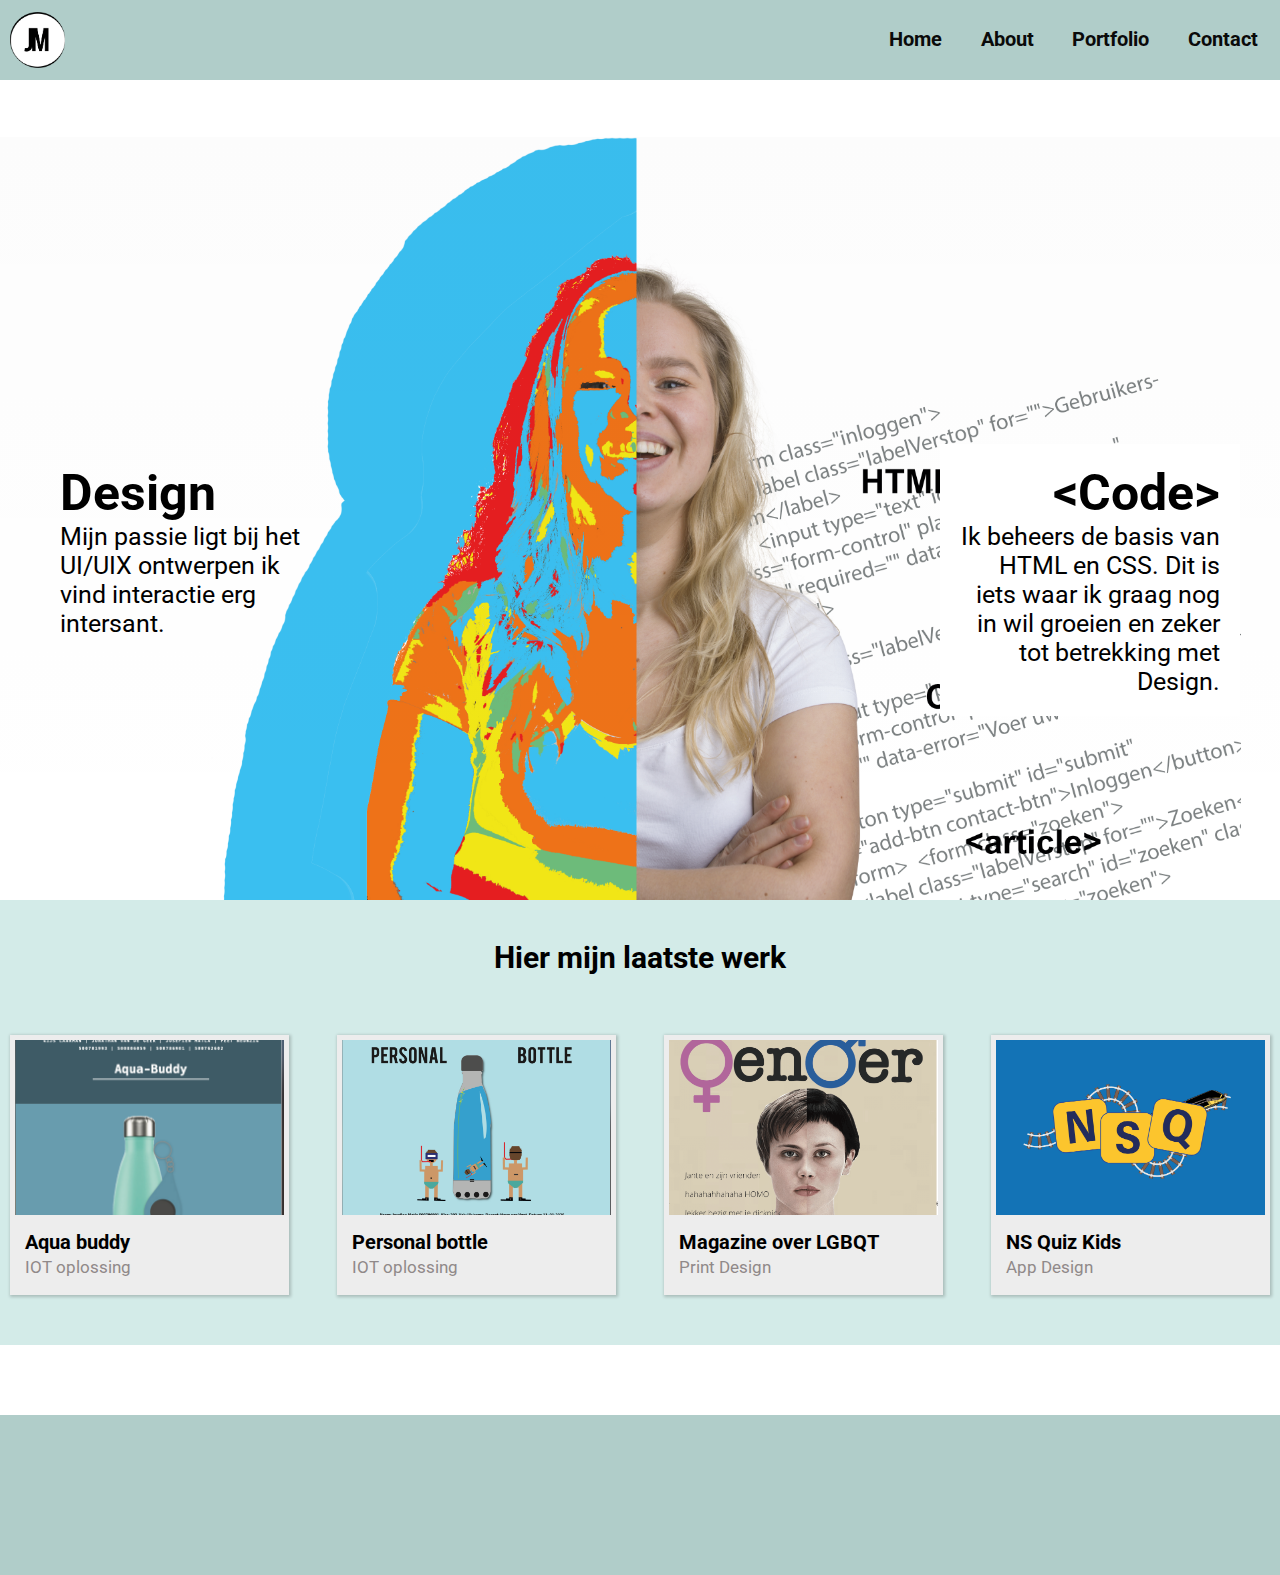
<file: Josefien-matla-portefolio-website-stage2/index.html>
<!DOCTYPE html>
<html lang="nl">
	<head>
		<meta name="viewport" content="width=device-width, initial-scale=1" />
		<meta charset="UTF-8" />
		<title>Josefien Matla - Home</title>
		<link rel="stylesheet" href="stylesheet.css" />

		<link
			href="https://fonts.googleapis.com/css?family=Roboto&display=swap"
			rel="stylesheet"
		/>
	</head>

	<body class="home">
		<header>
			<!-- Navigatie -->
			<nav>
				<img
					class="nav-img"
					src="img/logoJM.png"
					alt="Josefien Matla logo"
				/>

				<div id="burgerMenu" tabindex="0">
					Menu
					<svg viewBox="0 0 25 21">
						<rect x="0" y="0" width="25" height="3" />
						<rect x="0" y="9" width="25" height="3" />
						<rect x="0" y="18" width="25" height="3" />
					</svg>
				</div>

				<ul>
					<li><a href="index.html">Home</a></li>
					<li><a href="about.html">About</a></li>
					<li><a href="portfolio.html">Portfolio</a></li>
					<li><a href="contact.html">Contact</a></li>
				</ul>
			</nav>
		</header>

		<main>
			<section class="landingImg">
				<div class="titel">
					<div class="Design">
						<h1>Design</h1>
						<p>
							Mijn passie ligt bij het UI/UIX ontwerpen ik vind
							interactie erg intersant.
						</p>
					</div>

					<div class="titelcode">
						<h1>&#60;Code&#62;</h1>
						<p>
							Ik beheers de basis van HTML en CSS. Dit is iets
							waar ik graag nog in wil groeien en zeker tot
							betrekking met Design.
						</p>
					</div>
				</div>
			</section>

			<section class="container-projecten">
				<h1 class="mijnwerk">Hier mijn laatste werk</h1>

				<section class="projecten">
					<!-- ik zou ul -> li -> article van maken voor semantiek -->
					<article>
						<a href="aqua-buddy.html">
							<img
								src="img/Aqua%20buddy.png"
								alt="MAAS oplossing poster"
							/>
							<h1>Aqua buddy</h1>
							<p>IOT oplossing</p>
						</a>
					</article>

					<article>
						<a href="personalbuddy.html">
							<img
								src="img/ubi%20.png"
								alt="waterfles met poppetje"
							/>
							<h1>Personal bottle</h1>
							<p>IOT oplossing</p>
						</a>
					</article>
					<article>
						<a href="gender.html">
							<img
								src="img/magazine%20uit%20geknipt%20.png"
								alt="MAAS oplossing poster"
							/>
							<h1>Magazine over LGBQT</h1>
							<p>Print Design</p>
						</a>
					</article>

					<article>
						<a href="koffiemaas.html">
							<img
								src="img/NSQUIZ.png"
								alt="MAAS oplossing poster"
							/>
							<h1>NS Quiz Kids</h1>
							<p>App Design</p>
						</a>
					</article>
				</section>
			</section>
		</main>

		<footer></footer>

		<!-- hier wordt de javascript gekoppeld-->
		<script src="script.js"></script>
	</body>
</html>
</file>
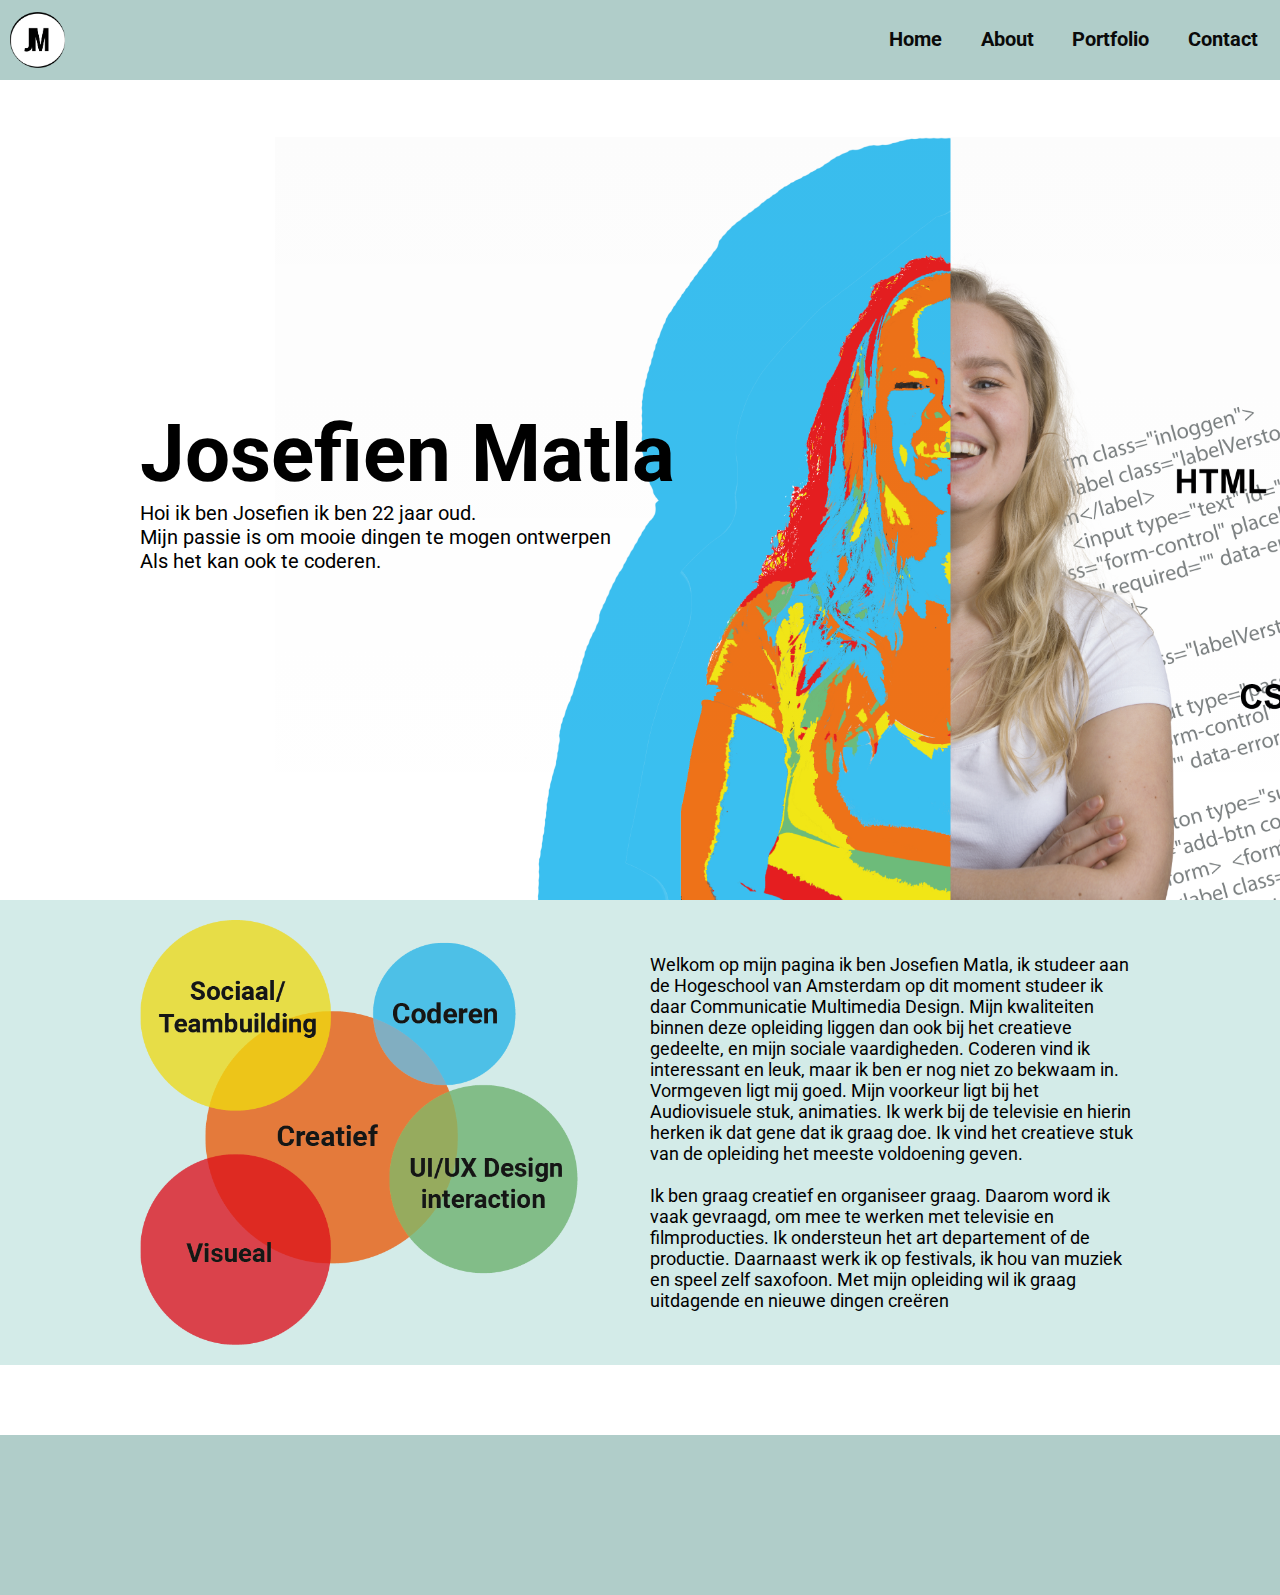
<file: Josefien-matla-portefolio-website-stage2/about.html>
<!DOCTYPE html>
<html lang="nl">
	<head>
		<meta name="viewport" content="width=device-width, initial-scale=1" />
		<meta charset="UTF-8" />
		<title>Josefien Matla - About</title>
		<link rel="stylesheet" href="stylesheet.css" />

		<link
			href="https://fonts.googleapis.com/css?family=Roboto&display=swap"
			rel="stylesheet"
		/>
	</head>

	<body class="about">
		<header>
			<!-- Navigatie -->
			<nav>
				<img
					class="nav-img"
					src="img/logoJM.png"
					alt="Josefien Matla logo"
				/>

				<div id="burgerMenu" tabindex="0">
					Menu
					<svg viewBox="0 0 25 21">
						<rect x="0" y="0" width="25" height="3" />
						<rect x="0" y="9" width="25" height="3" />
						<rect x="0" y="18" width="25" height="3" />
					</svg>
				</div>

				<ul>
					<li><a href="index.html">Home</a></li>
					<li><a href="about.html">About</a></li>
					<li><a href="portfolio.html">Portfolio</a></li>
					<li><a href="contact.html">Contact</a></li>
				</ul>
			</nav>
		</header>

		<main>
			<section class="landingImg">
				<div class="titel">
					<article id="abouttekst">
						<h1>Josefien Matla</h1>
						<p>
							Hoi ik ben Josefien ik ben 22 jaar oud.
							<br />
							Mijn passie is om mooie dingen te mogen ontwerpen
							<br />
							Als het kan ook te coderen.
						</p>
					</article>
				</div>
			</section>

			<div id="aboutme">
				<div class="aboutmeall">
					<img
						src="img/ballen%20voor%20about.png"
						alt="ronjes met tekst erin"
					/>
					<div class="aboutmep">
						<p>
							Welkom op mijn pagina ik ben Josefien Matla, ik
							studeer aan de Hogeschool van Amsterdam op dit
							moment studeer ik daar Communicatie Multimedia
							Design. Mijn kwaliteiten binnen deze opleiding
							liggen dan ook bij het creatieve gedeelte, en mijn
							sociale vaardigheden. Coderen vind ik interessant en
							leuk, maar ik ben er nog niet zo bekwaam in.
							Vormgeven ligt mij goed. Mijn voorkeur ligt bij het
							Audiovisuele stuk, animaties. Ik werk bij de
							televisie en hierin herken ik dat gene dat ik graag
							doe. Ik vind het creatieve stuk van de opleiding het
							meeste voldoening geven. <br />
							<br />Ik ben graag creatief en organiseer graag.
							Daarom word ik vaak gevraagd, om mee te werken met
							televisie en filmproducties. Ik ondersteun het art
							departement of de productie. Daarnaast werk ik op
							festivals, ik hou van muziek en speel zelf saxofoon.
							Met mijn opleiding wil ik graag uitdagende en nieuwe
							dingen creëren
						</p>
					</div>
				</div>
			</div>
		</main>

		<footer></footer>

		<!-- hier wordt de javascript gekoppeld-->
		<script src="script.js"></script>
	</body>
</html>
</file>
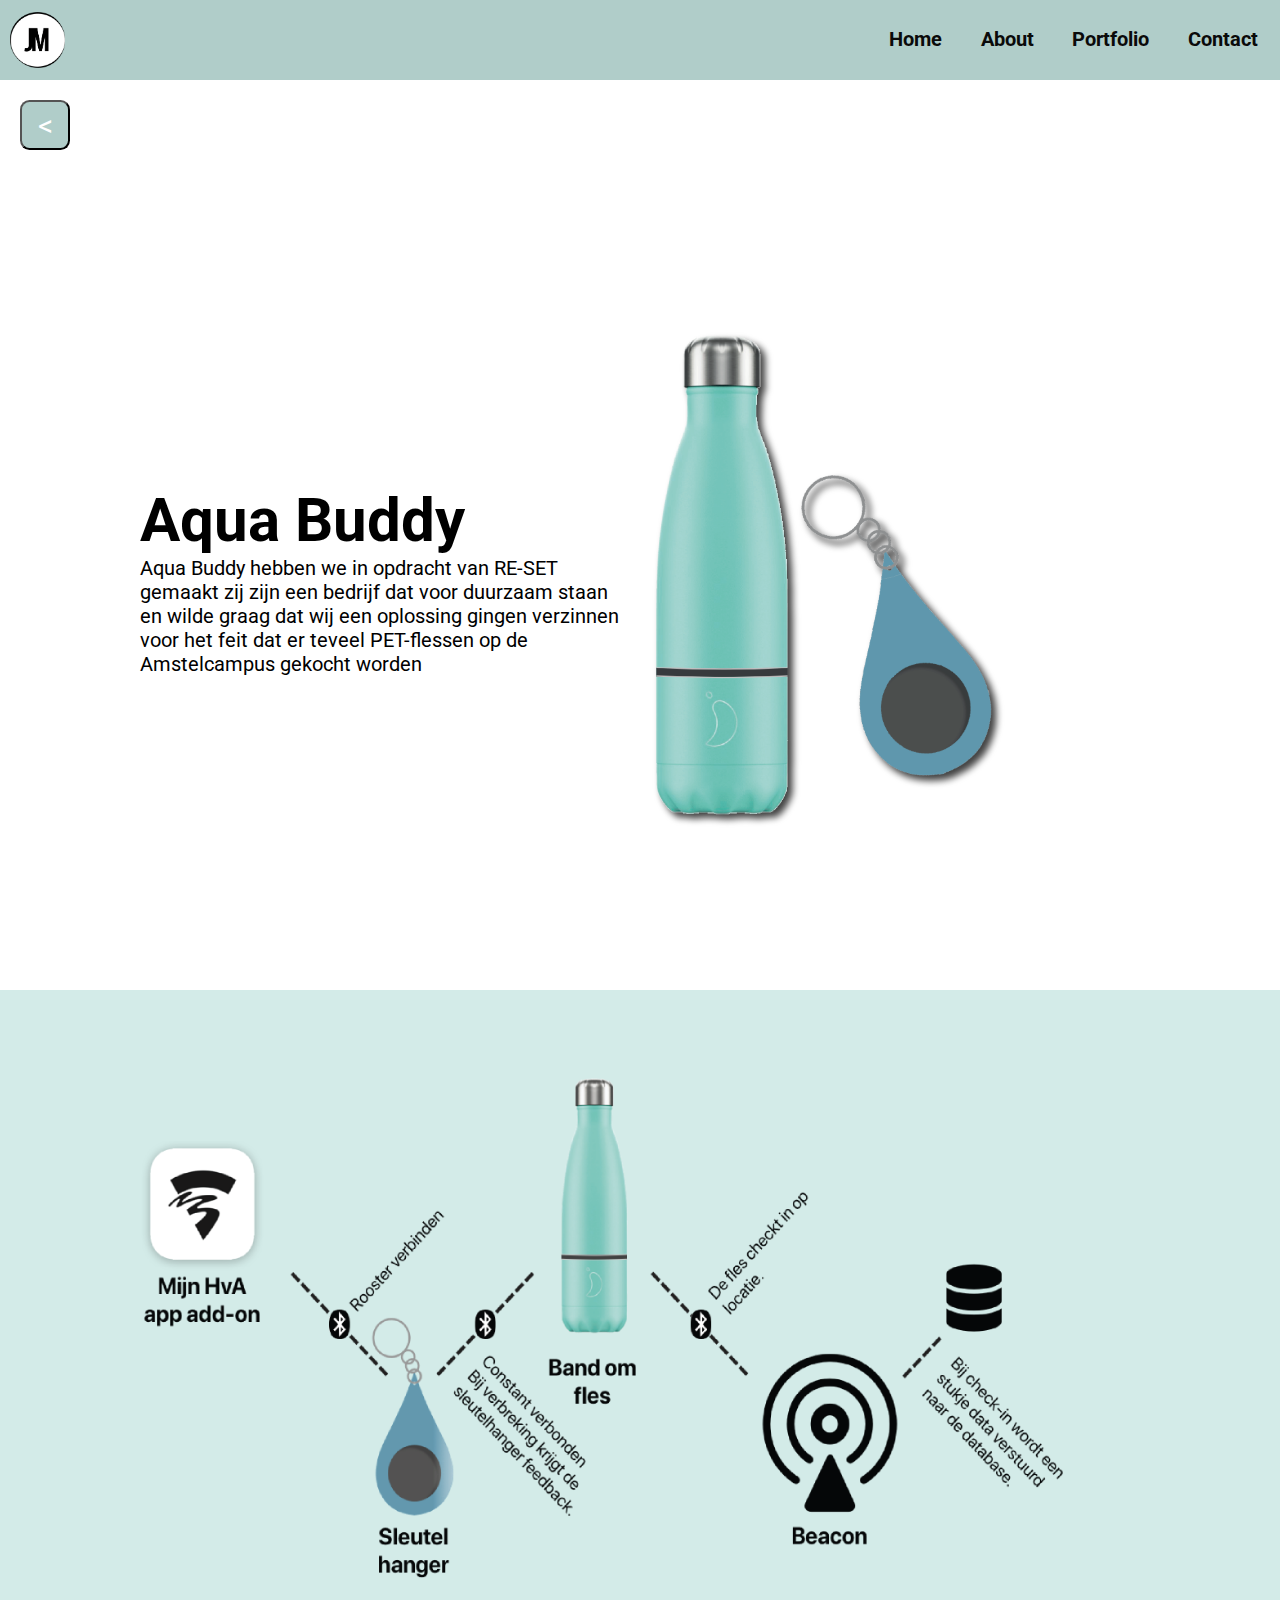
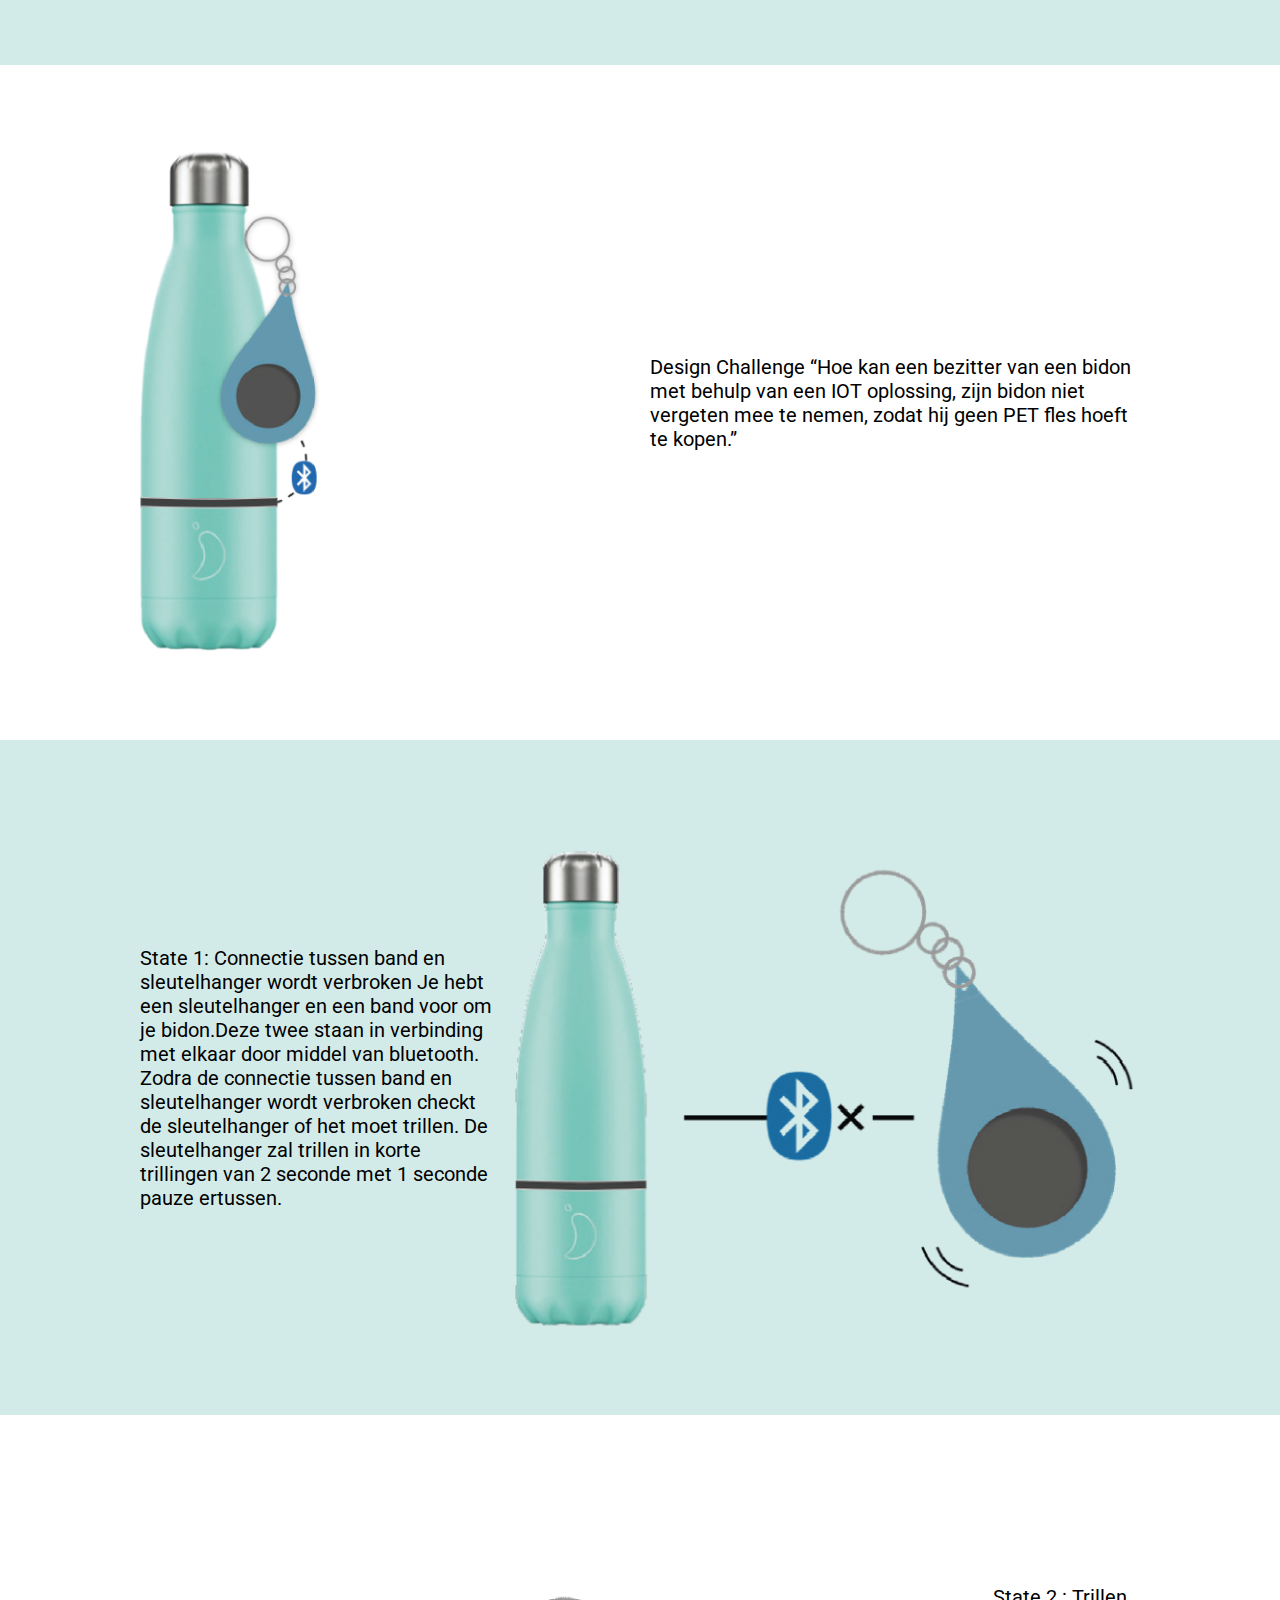
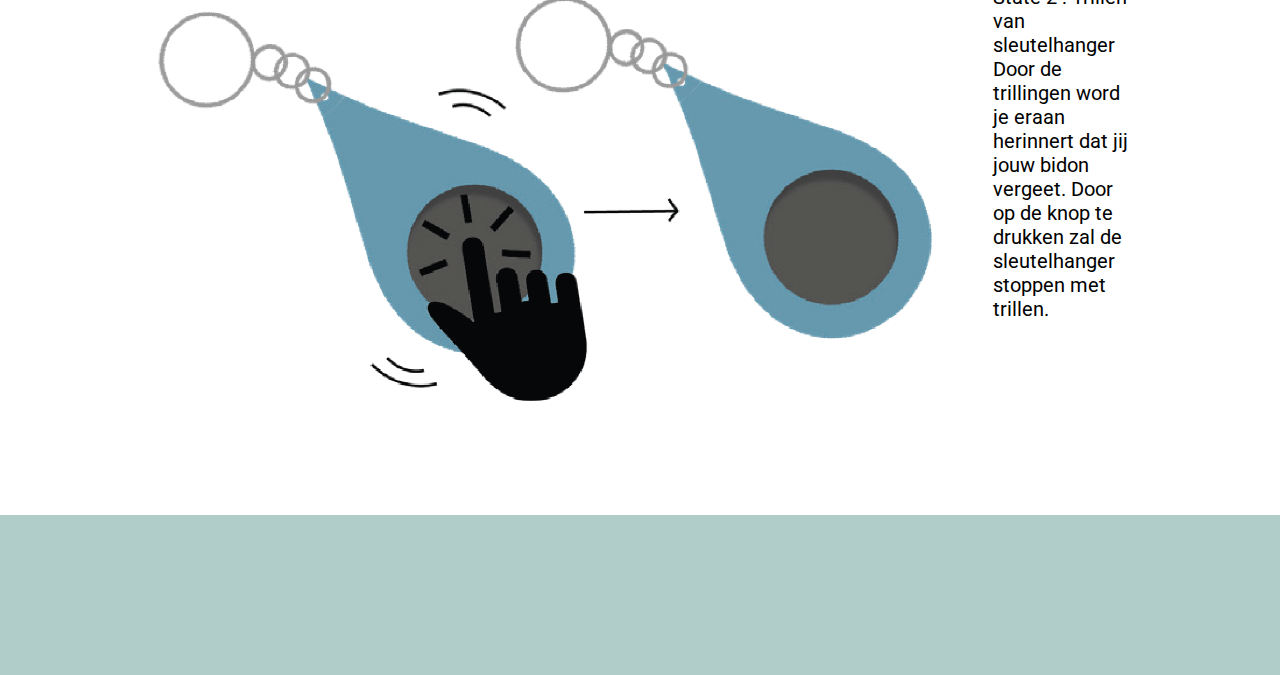
<file: Josefien-matla-portefolio-website-stage2/aqua-buddy.html>
<!DOCTYPE html>
<html lang="nl">
	<head>
		<meta name="viewport" content="width=device-width, initial-scale=1" />
		<meta charset="UTF-8" />
		<title>Josefien Matla - Aqua buddy</title>
		<link rel="stylesheet" href="stylesheet.css" />

		<link
			href="https://fonts.googleapis.com/css?family=Roboto&display=swap"
			rel="stylesheet"
		/>
	</head>

	<body class="project">
		<header>
			<!-- Navigatie -->
			<nav>
				<img
					class="nav-img"
					src="img/logoJM.png"
					alt="Josefien Matla logo"
				/>

				<div id="burgerMenu" tabindex="0">
					Menu
					<svg viewBox="0 0 25 21">
						<rect x="0" y="0" width="25" height="3" />
						<rect x="0" y="9" width="25" height="3" />
						<rect x="0" y="18" width="25" height="3" />
					</svg>
				</div>

				<ul>
					<li><a href="index.html">Home</a></li>
					<li><a href="about.html">About</a></li>
					<li><a href="portfolio.html">Portfolio</a></li>
					<li><a href="contact.html">Contact</a></li>
				</ul>
			</nav>
		</header>

		<main>
			<input type="button" value="<" onClick="history.back()" class="back-button" />

			<section class="header full centreren">
				<div class="kolomTwee">
					<div>
						<h1>Aqua Buddy</h1>
						<p>
							Aqua Buddy hebben we in opdracht van RE-SET gemaakt
							zij zijn een bedrijf dat voor duurzaam staan en
							wilde graag dat wij een oplossing gingen verzinnen
							voor het feit dat er teveel PET-flessen op de
							Amstelcampus gekocht worden
						</p>
					</div>

					<img
						src="img/Fles%20en%20sleutelhanger%20.png"
						alt="fles"
					/>
				</div>
			</section>

			<section class="groen large centreren">
				<div class="kolomEen">
					<div class="headertekst">
						<img src="img/hoe%20werkt%20het%20.png" alt="" />
					</div>
				</div>
			</section>

			<section class="large centreren">
				<div class="kolomTwee">
					<div>
						<img
							src="img/Fles%20en%20sleutelhanger%20+%20bluetooth.png"
							alt=""
						/>
					</div>

					<div>
						<p>
							Design Challenge “Hoe kan een bezitter van een bidon
							met behulp van een IOT oplossing, zijn bidon niet
							vergeten mee te nemen, zodat hij geen PET fles hoeft
							te kopen.”
						</p>
					</div>
				</div>
			</section>

			<section class="groen large centreren">
				<div class="kolomTwee">
					<div>
						<p>
							State 1: Connectie tussen band en sleutelhanger
							wordt verbroken Je hebt een sleutelhanger en een
							band voor om je bidon.Deze twee staan in verbinding
							met elkaar door middel van bluetooth. Zodra de
							connectie tussen band en sleutelhanger wordt
							verbroken checkt de sleutelhanger of het moet
							trillen. De sleutelhanger zal trillen in korte
							trillingen van 2 seconde met 1 seconde pauze
							ertussen.
						</p>
					</div>

					<div>
						<img
							src="img/trillen%20als%20de%20verbinding%20verbreekt.png"
							alt=""
						/>
					</div>
				</div>
			</section>

			<section class="large centreren">
				<div class="kolomTwee">
					<div>
						<img
							src="img/klik%20knop%20voor%20stop%20trilling%20.png"
							alt=""
						/>
					</div>

					<div>
						<p>
							State 2 : Trillen van sleutelhanger Door de
							trillingen word je eraan herinnert dat jij jouw
							bidon vergeet. Door op de knop te drukken zal de
							sleutelhanger stoppen met trillen.
						</p>
					</div>
				</div>
			</section>
		</main>

		<footer></footer>

		<!-- hier wordt de javascript gekoppeld-->
		<script src="script.js"></script>
	</body>
</html>
</file>
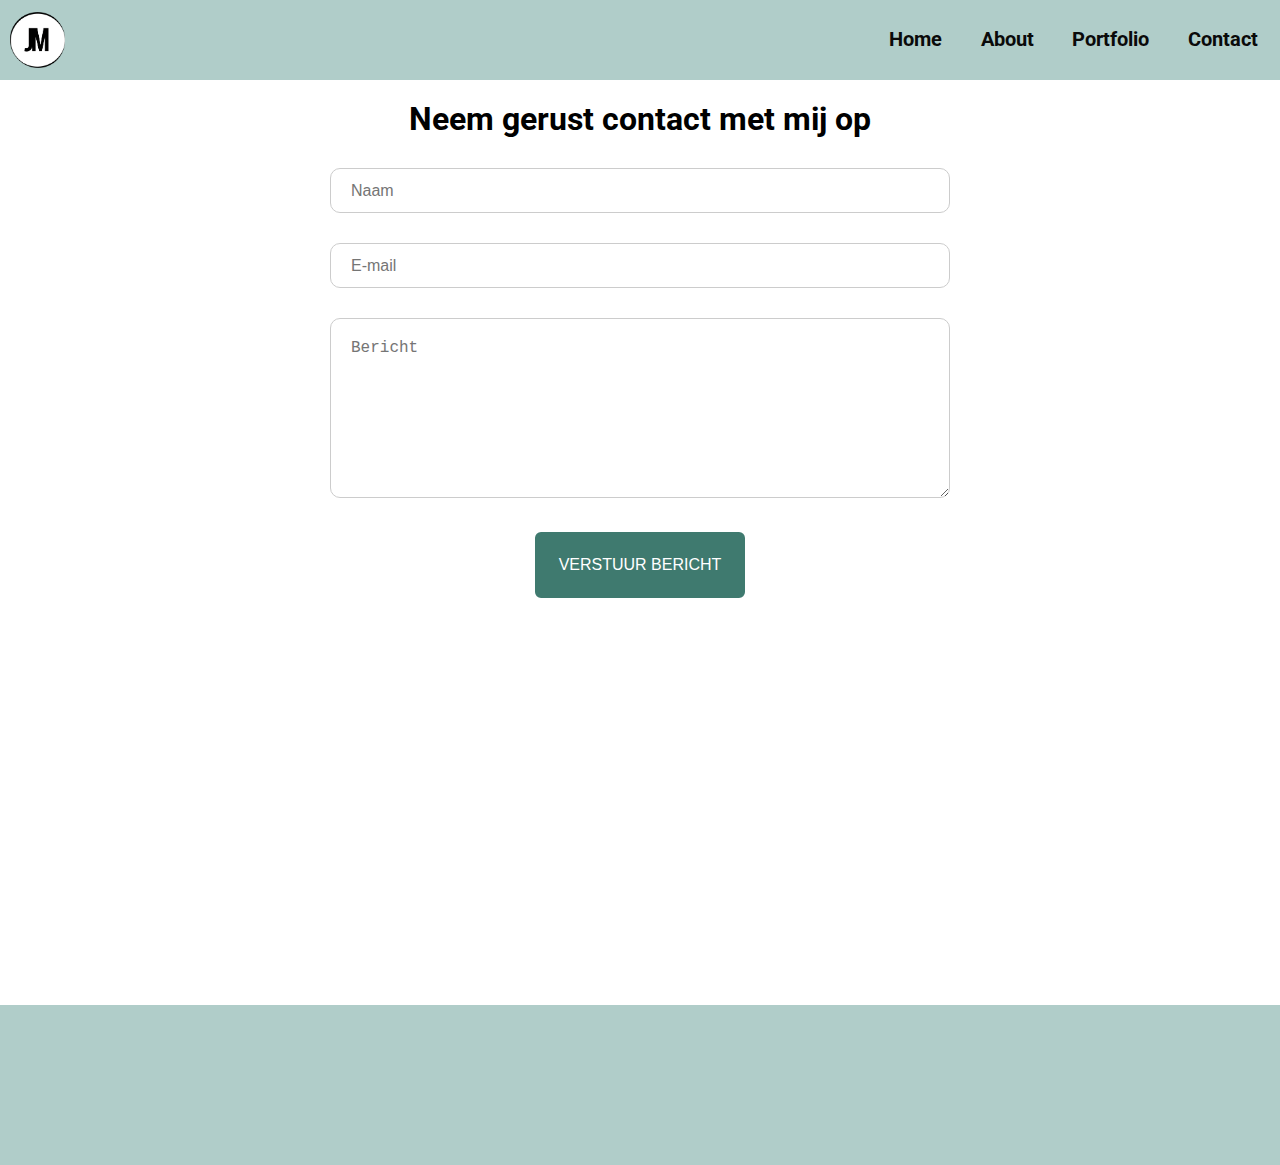
<file: Josefien-matla-portefolio-website-stage2/contact.html>
<!DOCTYPE html>
<html lang="nl">
	<head>
		<meta name="viewport" content="width=device-width, initial-scale=1" />
		<meta charset="UTF-8" />
		<title>Josefien Matla - Contact</title>
		<link rel="stylesheet" href="stylesheet.css" />

		<link
			href="https://fonts.googleapis.com/css?family=Roboto&display=swap"
			rel="stylesheet"
		/>
	</head>

	<body class="contact">
		<header>
			<!-- Navigatie -->
			<nav>
				<img
					class="nav-img"
					src="img/logoJM.png"
					alt="Josefien Matla logo"
				/>

				<div id="burgerMenu" tabindex="0">
					Menu
					<svg viewBox="0 0 25 21">
						<rect x="0" y="0" width="25" height="3" />
						<rect x="0" y="9" width="25" height="3" />
						<rect x="0" y="18" width="25" height="3" />
					</svg>
				</div>

				<ul>
					<li><a href="index.html">Home</a></li>
					<li><a href="about.html">About</a></li>
					<li><a href="portfolio.html">Portfolio</a></li>
					<li><a href="contact.html">Contact</a></li>
				</ul>
			</nav>
		</header>

		<main>
			<h1 class="contactpagina">Neem gerust contact met mij op</h1>

			<form
				id="contactForm"
				method="POST"
				action="contact.php"
				class="contact-form"
			>
				<input
					type="text"
					id="name"
					class="form-control"
					placeholder="Naam"
					required=""
					data-error="Voer je naam in "
				/>
				<div class="help-block with-errors"></div>

				<input
					type="email"
					class="email form-control"
					id="email"
					placeholder="E-mail"
					required=""
					data-error="Voer je email in"
				/>
				<div class="help-block with-errors"></div>

				<textarea
					id="message"
					rows="7"
					placeholder="Bericht"
					class="form-control"
					required=""
					data-error="voer je bericht in"
				></textarea>
				<div class="help-block with-errors"></div>

				<div class=" text-center">
					<button
						type="submit"
						id="submit"
						class="add-btn contact-btn"
					>
						Verstuur Bericht
					</button>
				</div>
			</form>
		</main>

		<footer></footer>

		<!-- hier wordt de javascript gekoppeld-->
		<script src="script.js"></script>
	</body>
</html>
</file>
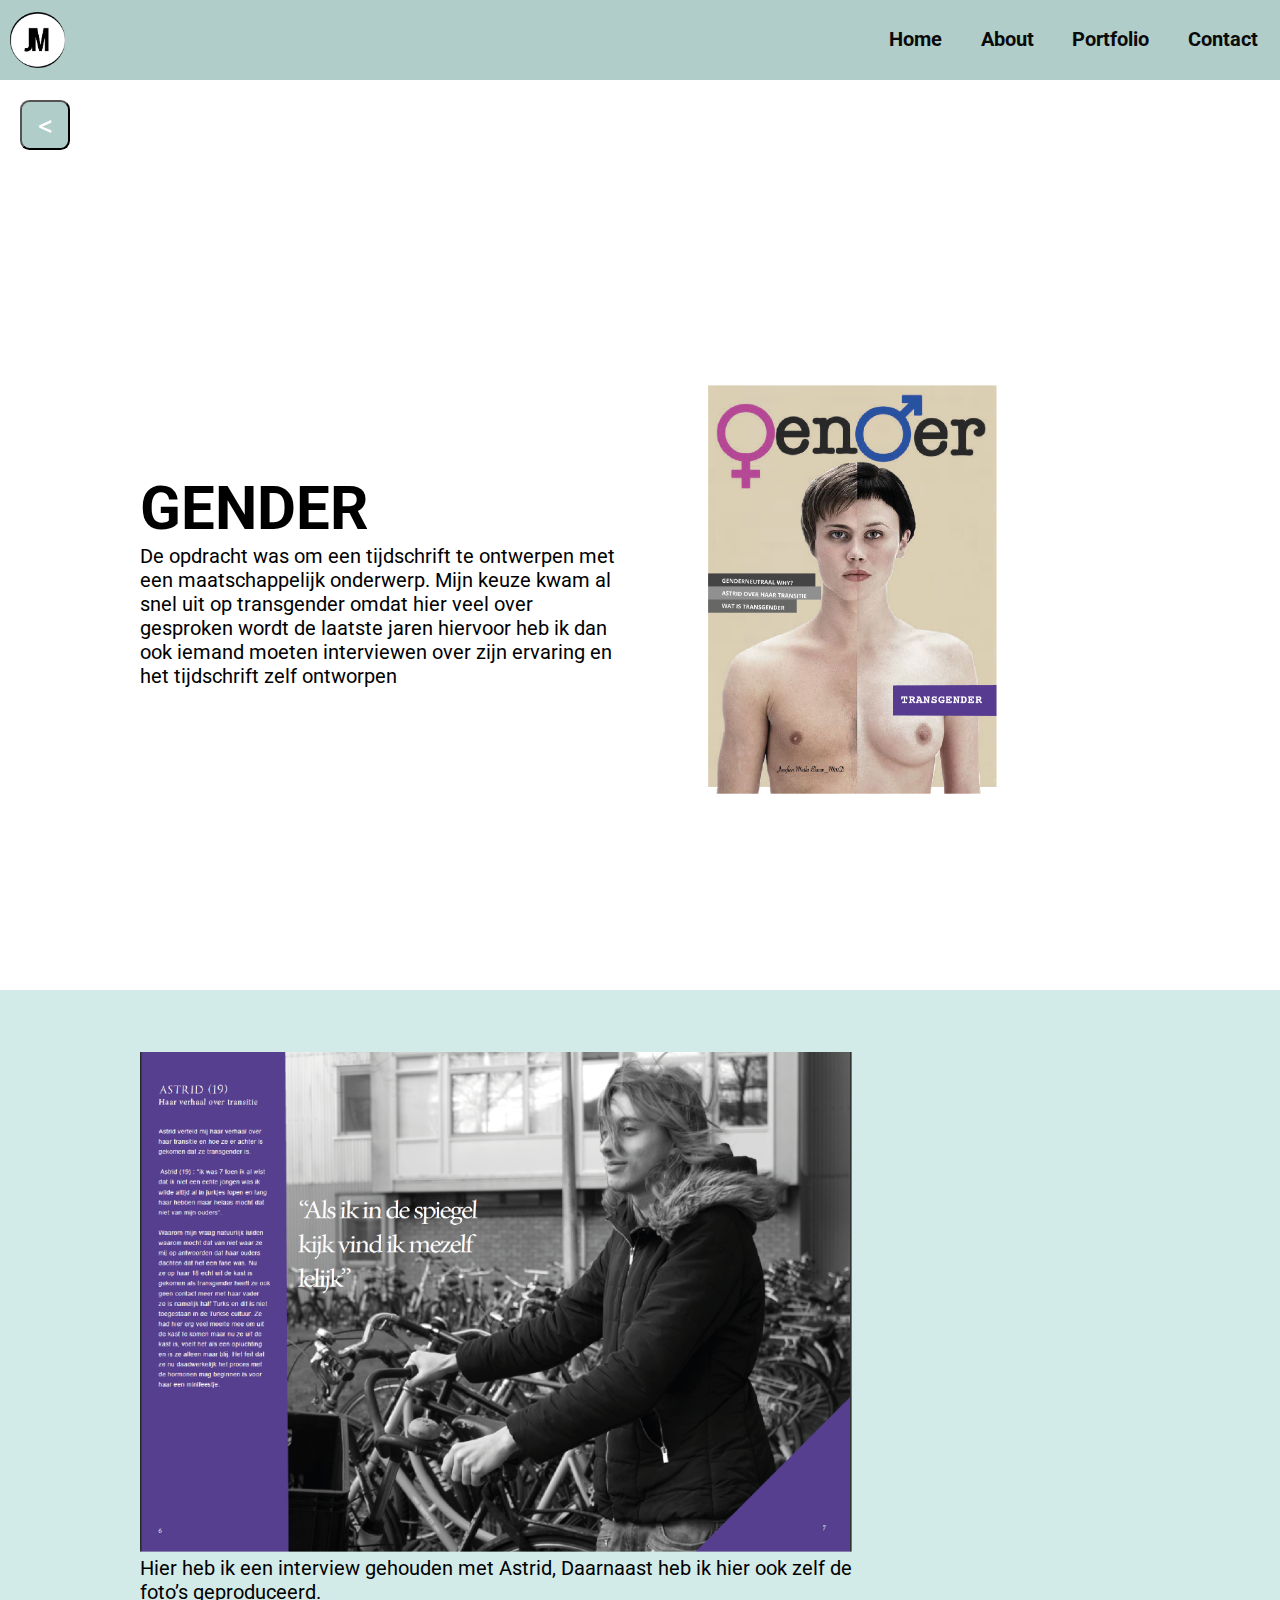
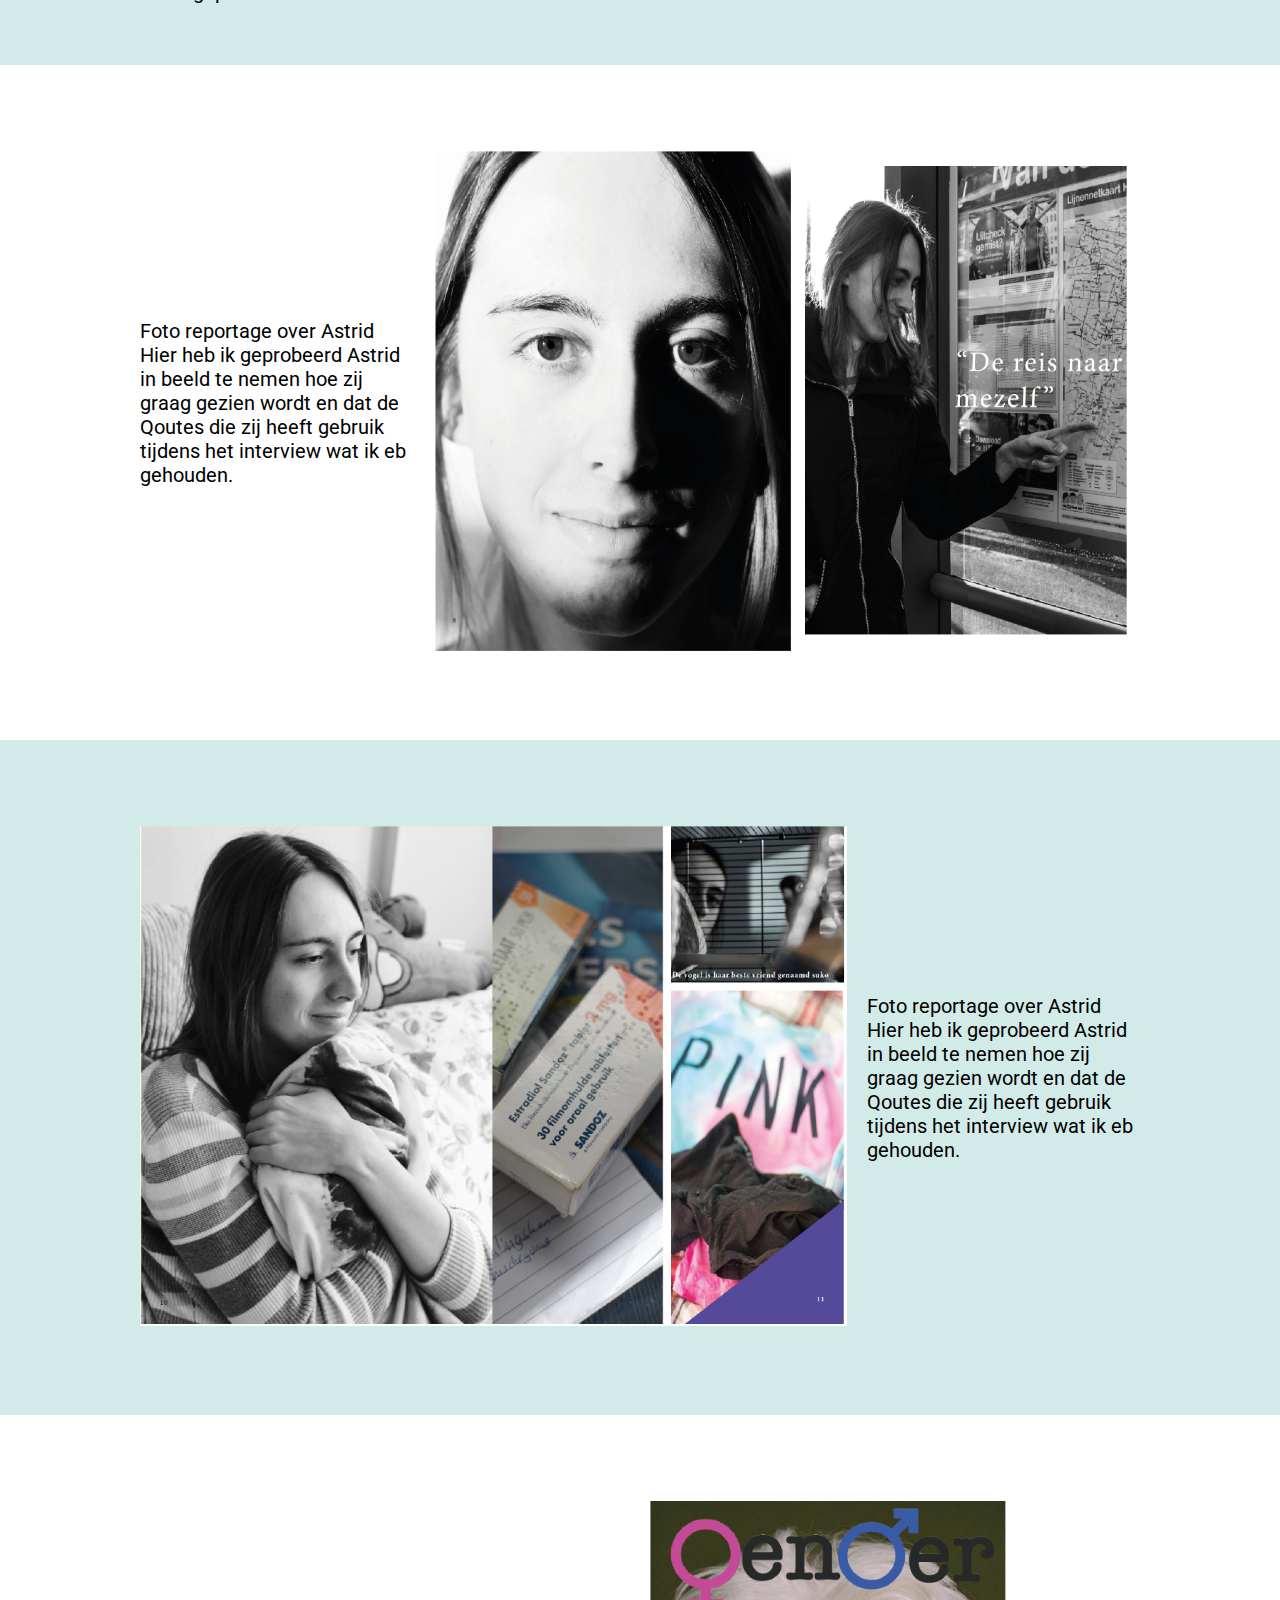
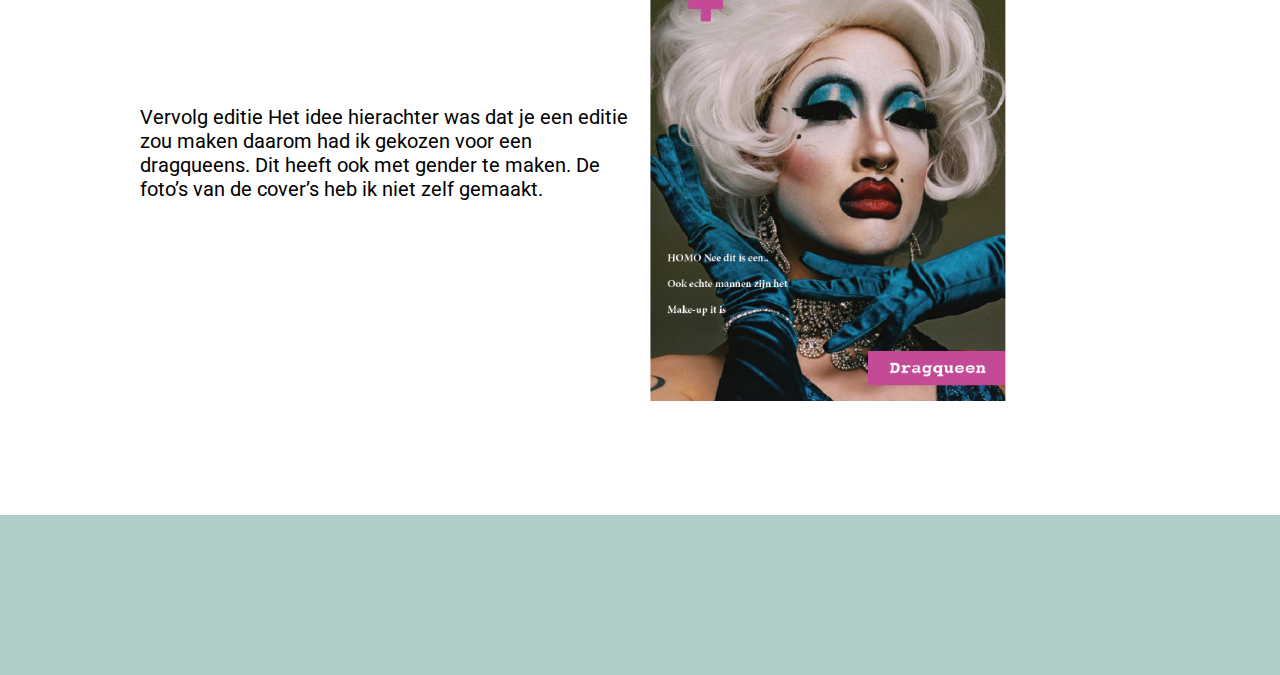
<file: Josefien-matla-portefolio-website-stage2/gender.html>
<!DOCTYPE html>
<html lang="nl">
	<head>
		<meta name="viewport" content="width=device-width, initial-scale=1" />
		<meta charset="UTF-8" />
		<title>Josefien Matla - Gender Magazine</title>
		<link rel="stylesheet" href="stylesheet.css" />

		<link
			href="https://fonts.googleapis.com/css?family=Roboto&display=swap"
			rel="stylesheet"
		/>
	</head>

	<body class="project">
		<header>
			<!-- Navigatie -->
			<nav>
				<img
					class="nav-img"
					src="img/logoJM.png"
					alt="Josefien Matla logo"
				/>

				<div id="burgerMenu" tabindex="0">
					Menu
					<svg viewBox="0 0 25 21">
						<rect x="0" y="0" width="25" height="3" />
						<rect x="0" y="9" width="25" height="3" />
						<rect x="0" y="18" width="25" height="3" />
					</svg>
				</div>

				<ul>
					<li><a href="index.html">Home</a></li>
					<li><a href="about.html">About</a></li>
					<li><a href="portfolio.html">Portfolio</a></li>
					<li><a href="contact.html">Contact</a></li>
				</ul>
			</nav>
		</header>

		<main>
			<input type="button" value="<" onClick="history.back()" class="back-button" />

			<section class="header full centreren">
				<div class="kolomTwee">
					<div>
						<h1>GENDER</h1>
						<p>
							De opdracht was om een tijdschrift te ontwerpen met
							een maatschappelijk onderwerp. Mijn keuze kwam al
							snel uit op transgender omdat hier veel over
							gesproken wordt de laatste jaren hiervoor heb ik dan
							ook iemand moeten interviewen over zijn ervaring en
							het tijdschrift zelf ontworpen
						</p>
					</div>

					<img src="img/Gender%20voorpagina%20.png" alt="fles" />
				</div>
			</section>

			<section class="groen large centreren">
				<div class="kolomTwee">
					<div>
						<div>
							<img src="img/Astrid%20trans%20.png" alt="" />
						</div>

						<p>
							Hier heb ik een interview gehouden met Astrid,
							Daarnaast heb ik hier ook zelf de foto’s
							geproduceerd.
						</p>
					</div>
				</div>
			</section>

			<section class="large centreren">
				<div class="kolomTwee">
					<div>
						<p>
							Foto reportage over Astrid Hier heb ik geprobeerd
							Astrid in beeld te nemen hoe zij graag gezien wordt
							en dat de Qoutes die zij heeft gebruik tijdens het
							interview wat ik eb gehouden.
						</p>
					</div>

					<div>
						<img src="img/fotoreportage%20astrid.png" lt="" />
					</div>
				</div>
			</section>

			<section class="groen large centreren">
				<div class="kolomTwee">
					<div>
						<img src="img/pillen%20astrid.png" alt="" />
					</div>

					<div>
						<p>
							Foto reportage over Astrid Hier heb ik geprobeerd
							Astrid in beeld te nemen hoe zij graag gezien wordt
							en dat de Qoutes die zij heeft gebruik tijdens het
							interview wat ik eb gehouden.
						</p>
					</div>
				</div>
			</section>

			<section class="large centreren">
				<div class="kolomTwee">
					<div>
						<p>
							Vervolg editie Het idee hierachter was dat je een
							editie zou maken daarom had ik gekozen voor een
							dragqueens. Dit heeft ook met gender te maken. De
							foto’s van de cover’s heb ik niet zelf gemaakt.
						</p>
					</div>

					<div>
						<img src="img/cover%202%20.png" alt="" />
					</div>
				</div>
			</section>
		</main>

		<footer></footer>

		<!-- hier wordt de javascript gekoppeld-->
		<script src="script.js"></script>
	</body>
</html>
</file>
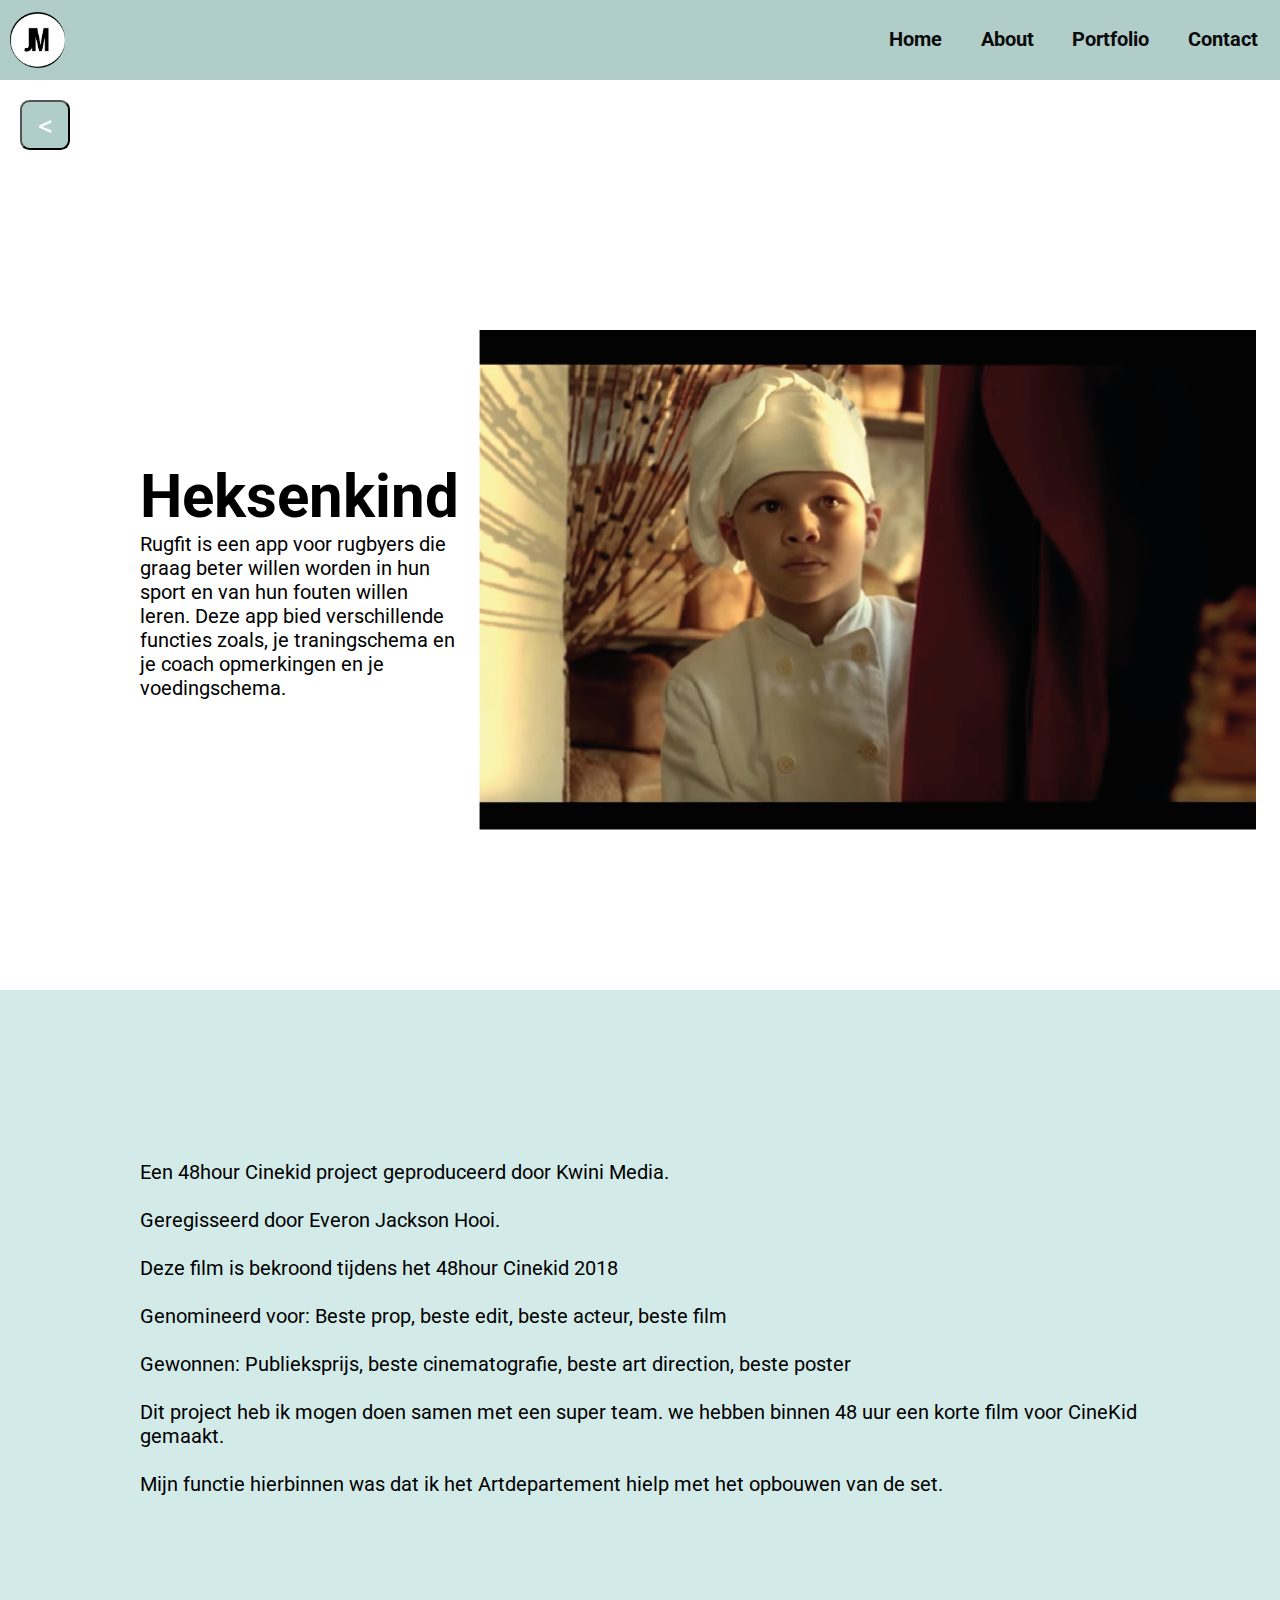
<file: Josefien-matla-portefolio-website-stage2/heksenkind.html>
<!DOCTYPE html>
<html lang="nl">
	<head>
		<meta name="viewport" content="width=device-width, initial-scale=1" />
		<meta charset="UTF-8" />
		<title>Josefien Matla - Student buddy</title>
		<link rel="stylesheet" href="stylesheet.css" />

		<link
			href="https://fonts.googleapis.com/css?family=Roboto&display=swap"
			rel="stylesheet"
		/>
	</head>

	<body class="project">
		<header>
			<!-- Navigatie -->
			<nav>
				<img
					class="nav-img"
					src="img/logoJM.png"
					alt="Josefien Matla logo"
				/>

				<div id="burgerMenu" tabindex="0">
					Menu
					<svg viewBox="0 0 25 21">
						<rect x="0" y="0" width="25" height="3" />
						<rect x="0" y="9" width="25" height="3" />
						<rect x="0" y="18" width="25" height="3" />
					</svg>
				</div>

				<ul>
					<li><a href="index.html">Home</a></li>
					<li><a href="about.html">About</a></li>
					<li><a href="portfolio.html">Portfolio</a></li>
					<li><a href="contact.html">Contact</a></li>
				</ul>
			</nav>
		</header>

		<main>
			<input type="button" value="<" onClick="history.back()" class="back-button" />

			<section class="header full centreren">
				<div class="kolomTwee">
					<div>
						<h1>Heksenkind</h1>
						<p>
							Rugfit is een app voor rugbyers die graag beter
							willen worden in hun sport en van hun fouten willen
							leren. Deze app bied verschillende functies zoals,
							je traningschema en je coach opmerkingen en je
							voedingschema.
						</p>
					</div>

					<img src="img/heksenkind.png" alt="fles" />
				</div>
			</section>

			<section class="groen large centreren">
				<div class="kolomEen">
					<div class="headertekst">
						<p>
							Een 48hour Cinekid project geproduceerd door Kwini
							Media.<br /><br />

							Geregisseerd door Everon Jackson Hooi.<br /><br />

							Deze film is bekroond tijdens het 48hour Cinekid
							2018 <br /><br />

							Genomineerd voor: Beste prop, beste edit, beste
							acteur, beste film<br /><br />

							Gewonnen: Publieksprijs, beste cinematografie, beste
							art direction, beste poster <br /><br />

							Dit project heb ik mogen doen samen met een super
							team. we hebben binnen 48 uur een korte film voor
							CineKid gemaakt. <br /><br />

							Mijn functie hierbinnen was dat ik het
							Artdepartement hielp met het opbouwen van de set.
						</p>
					</div>
				</div>
			</section>

			<section class="large centreren">
				<div class="kolomEen">
					<iframe
						width="560"
						height="315"
						src="https://www.youtube.com/embed/LhRnOQXcmAg"
						frameborder="0"
						allow="accelerometer; autoplay; encrypted-media; gyroscope; picture-in-picture"
						allowfullscreen
					></iframe>
				</div>
			</section>
		</main>

		<footer></footer>

		<!-- hier wordt de javascript gekoppeld-->
		<script src="script.js"></script>
	</body>
</html>
</file>
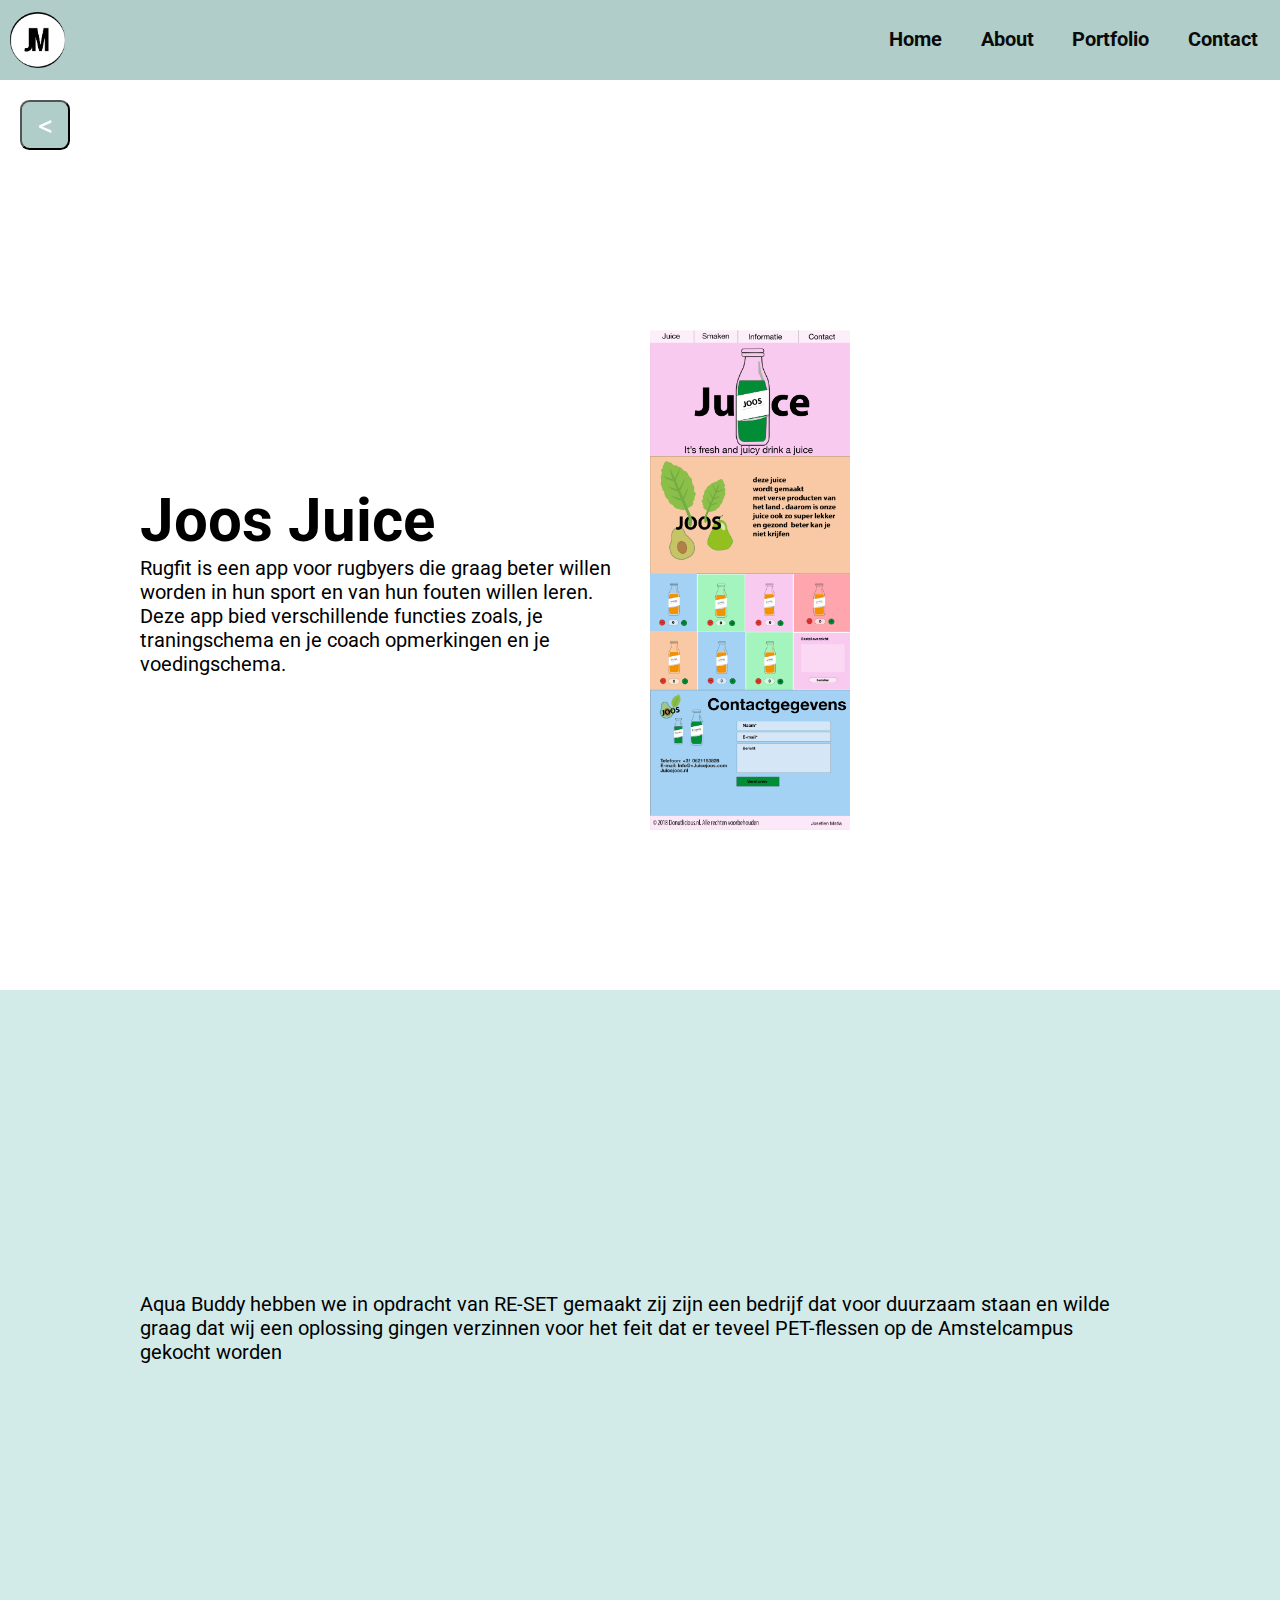
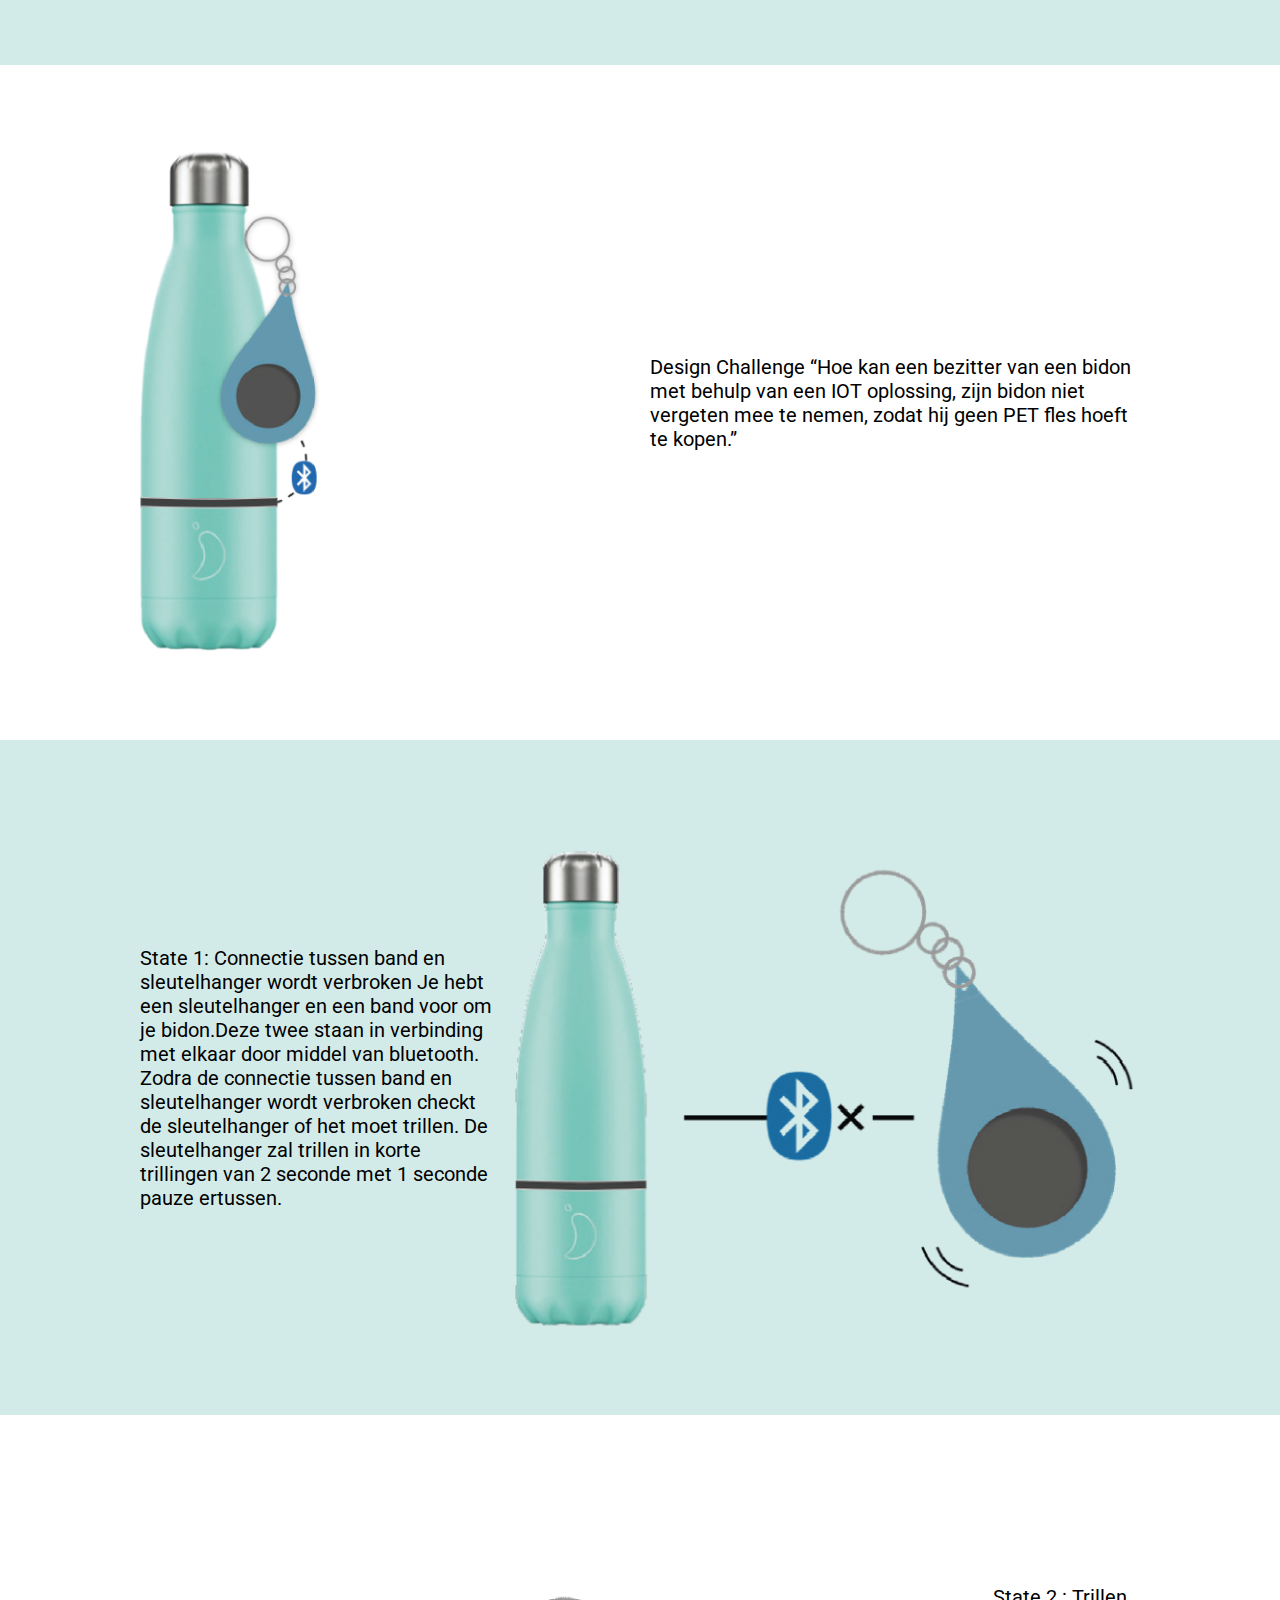
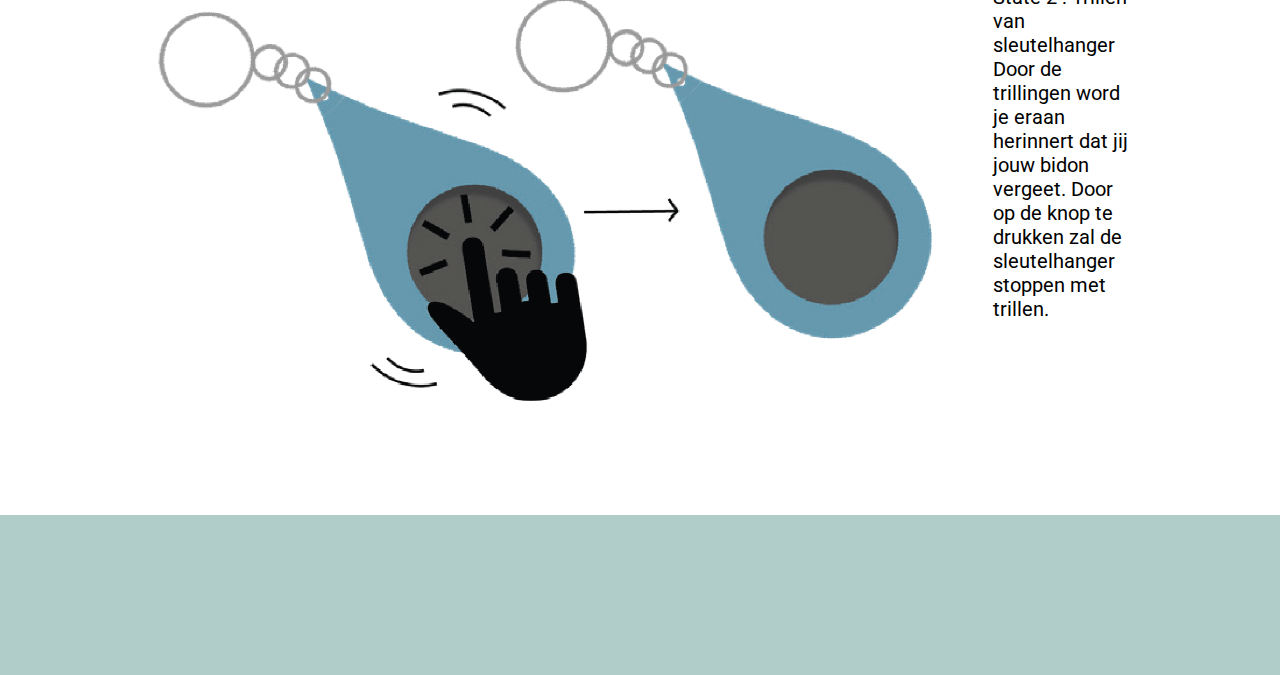
<file: Josefien-matla-portefolio-website-stage2/joos-juice.html>
<!DOCTYPE html>
<html lang="nl">
	<head>
		<meta name="viewport" content="width=device-width, initial-scale=1" />
		<meta charset="UTF-8" />
		<title>Josefien Matla - Joos Juice</title>
		<link rel="stylesheet" href="stylesheet.css" />

		<link
			href="https://fonts.googleapis.com/css?family=Roboto&display=swap"
			rel="stylesheet"
		/>
	</head>

	<body class="project">
		<header>
			<!-- Navigatie -->
			<nav>
				<img
					class="nav-img"
					src="img/logoJM.png"
					alt="Josefien Matla logo"
				/>

				<div id="burgerMenu" tabindex="0">
					Menu
					<svg viewBox="0 0 25 21">
						<rect x="0" y="0" width="25" height="3" />
						<rect x="0" y="9" width="25" height="3" />
						<rect x="0" y="18" width="25" height="3" />
					</svg>
				</div>

				<ul>
					<li><a href="index.html">Home</a></li>
					<li><a href="about.html">About</a></li>
					<li><a href="portfolio.html">Portfolio</a></li>
					<li><a href="contact.html">Contact</a></li>
				</ul>
			</nav>
		</header>

		<main>
			<input type="button" value="<" onClick="history.back()" class="back-button" />

			<section class="header full centreren">
				<div class="kolomTwee">
					<div>
						<h1>Joos Juice</h1>
						<p>
							Rugfit is een app voor rugbyers die graag beter
							willen worden in hun sport en van hun fouten willen
							leren. Deze app bied verschillende functies zoals,
							je traningschema en je coach opmerkingen en je
							voedingschema.
						</p>
					</div>

					<img src="img/Vormgeving.png" />
				</div>
			</section>

			<section class="groen large centreren">
				<div class="kolomEen">
					<div class="headertekst">
						<p>
							Aqua Buddy hebben we in opdracht van RE-SET gemaakt
							zij zijn een bedrijf dat voor duurzaam staan en
							wilde graag dat wij een oplossing gingen verzinnen
							voor het feit dat er teveel PET-flessen op de
							Amstelcampus gekocht worden
						</p>
					</div>
				</div>
			</section>

			<section class="large centreren">
				<div class="kolomTwee">
					<div>
						<img
							src="img/Fles%20en%20sleutelhanger%20+%20bluetooth.png"
							alt=""
						/>
					</div>

					<div>
						<p>
							Design Challenge “Hoe kan een bezitter van een bidon
							met behulp van een IOT oplossing, zijn bidon niet
							vergeten mee te nemen, zodat hij geen PET fles hoeft
							te kopen.”
						</p>
					</div>
				</div>
			</section>

			<section class="groen large centreren">
				<div class="kolomTwee">
					<div>
						<p>
							State 1: Connectie tussen band en sleutelhanger
							wordt verbroken Je hebt een sleutelhanger en een
							band voor om je bidon.Deze twee staan in verbinding
							met elkaar door middel van bluetooth. Zodra de
							connectie tussen band en sleutelhanger wordt
							verbroken checkt de sleutelhanger of het moet
							trillen. De sleutelhanger zal trillen in korte
							trillingen van 2 seconde met 1 seconde pauze
							ertussen.
						</p>
					</div>

					<div>
						<img
							src="img/trillen%20als%20de%20verbinding%20verbreekt.png"
							alt=""
						/>
					</div>
				</div>
			</section>

			<section class="large centreren">
				<div class="kolomTwee">
					<div>
						<img
							src="img/klik%20knop%20voor%20stop%20trilling%20.png"
							alt=""
						/>
					</div>

					<div>
						<p>
							State 2 : Trillen van sleutelhanger Door de
							trillingen word je eraan herinnert dat jij jouw
							bidon vergeet. Door op de knop te drukken zal de
							sleutelhanger stoppen met trillen.
						</p>
					</div>
				</div>
			</section>
		</main>

		<footer></footer>

		<!-- hier wordt de javascript gekoppeld-->
		<script src="script.js"></script>
	</body>
</html>
</file>
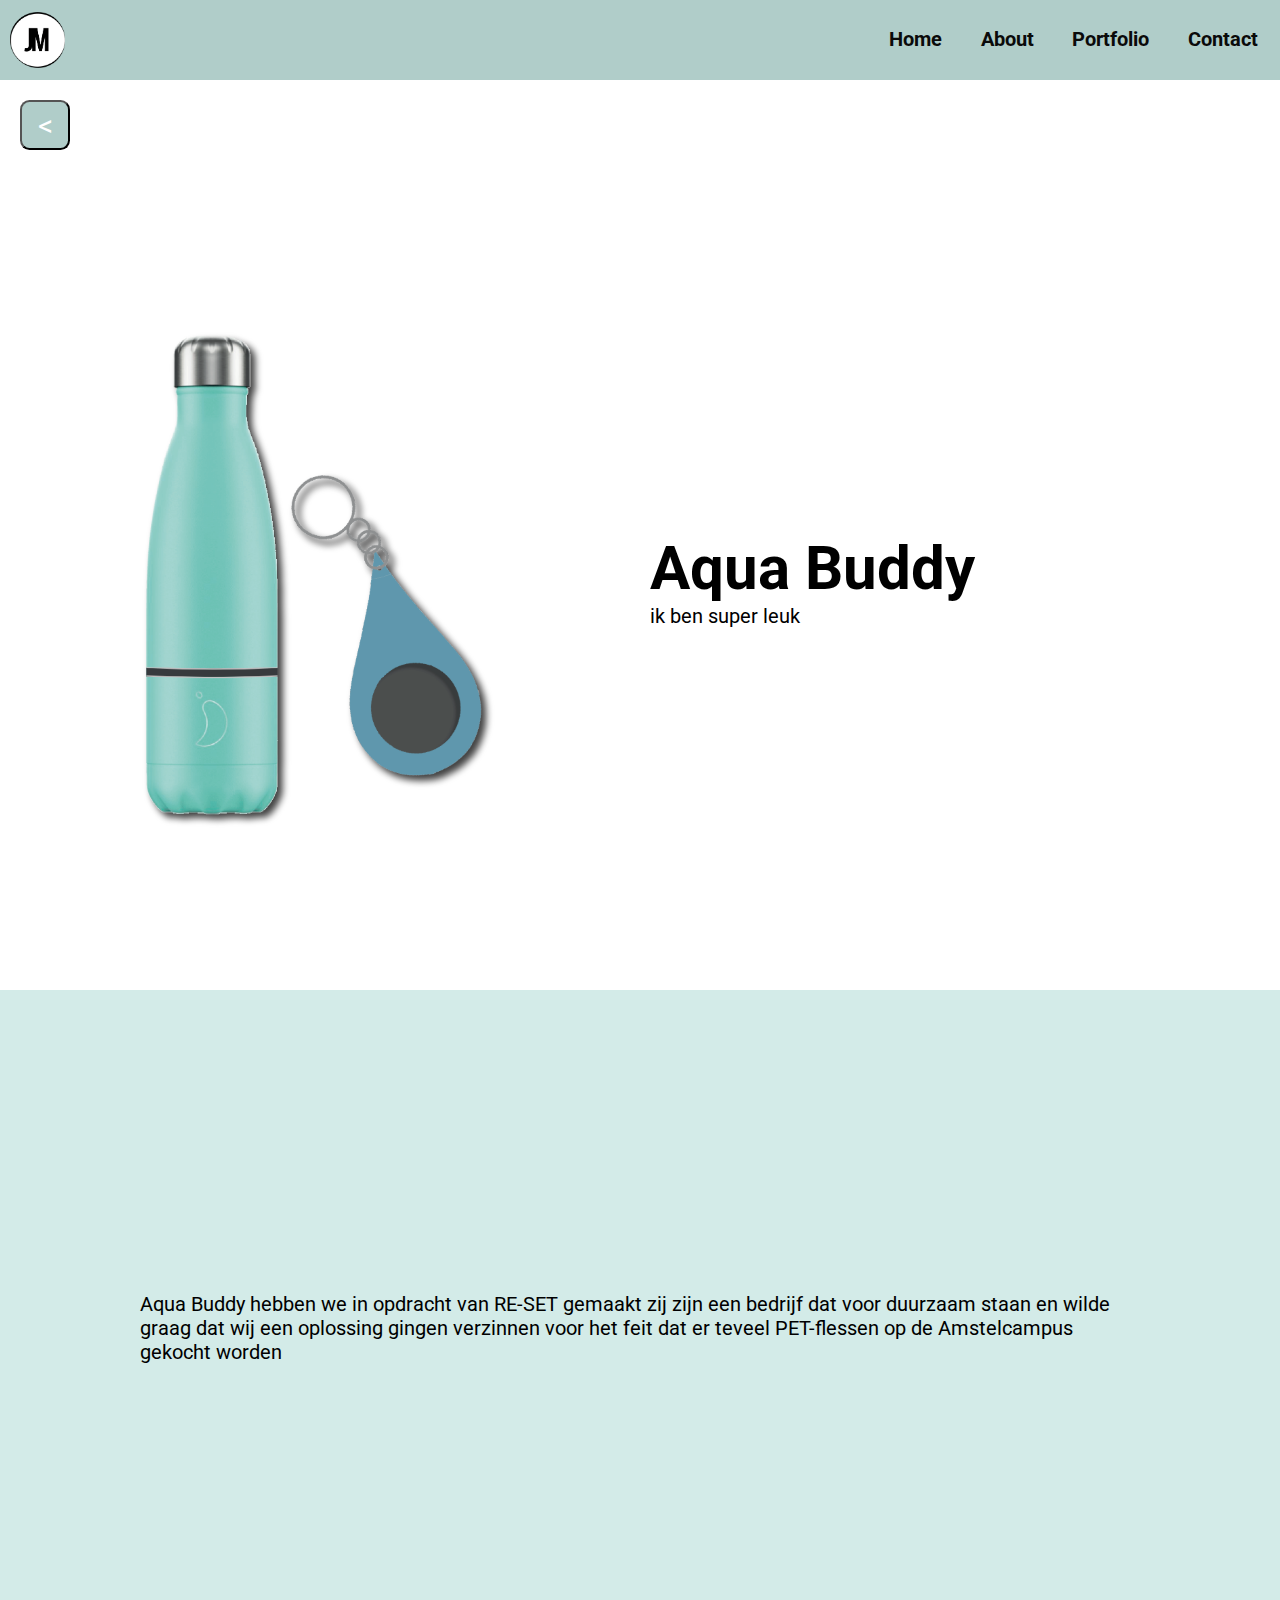
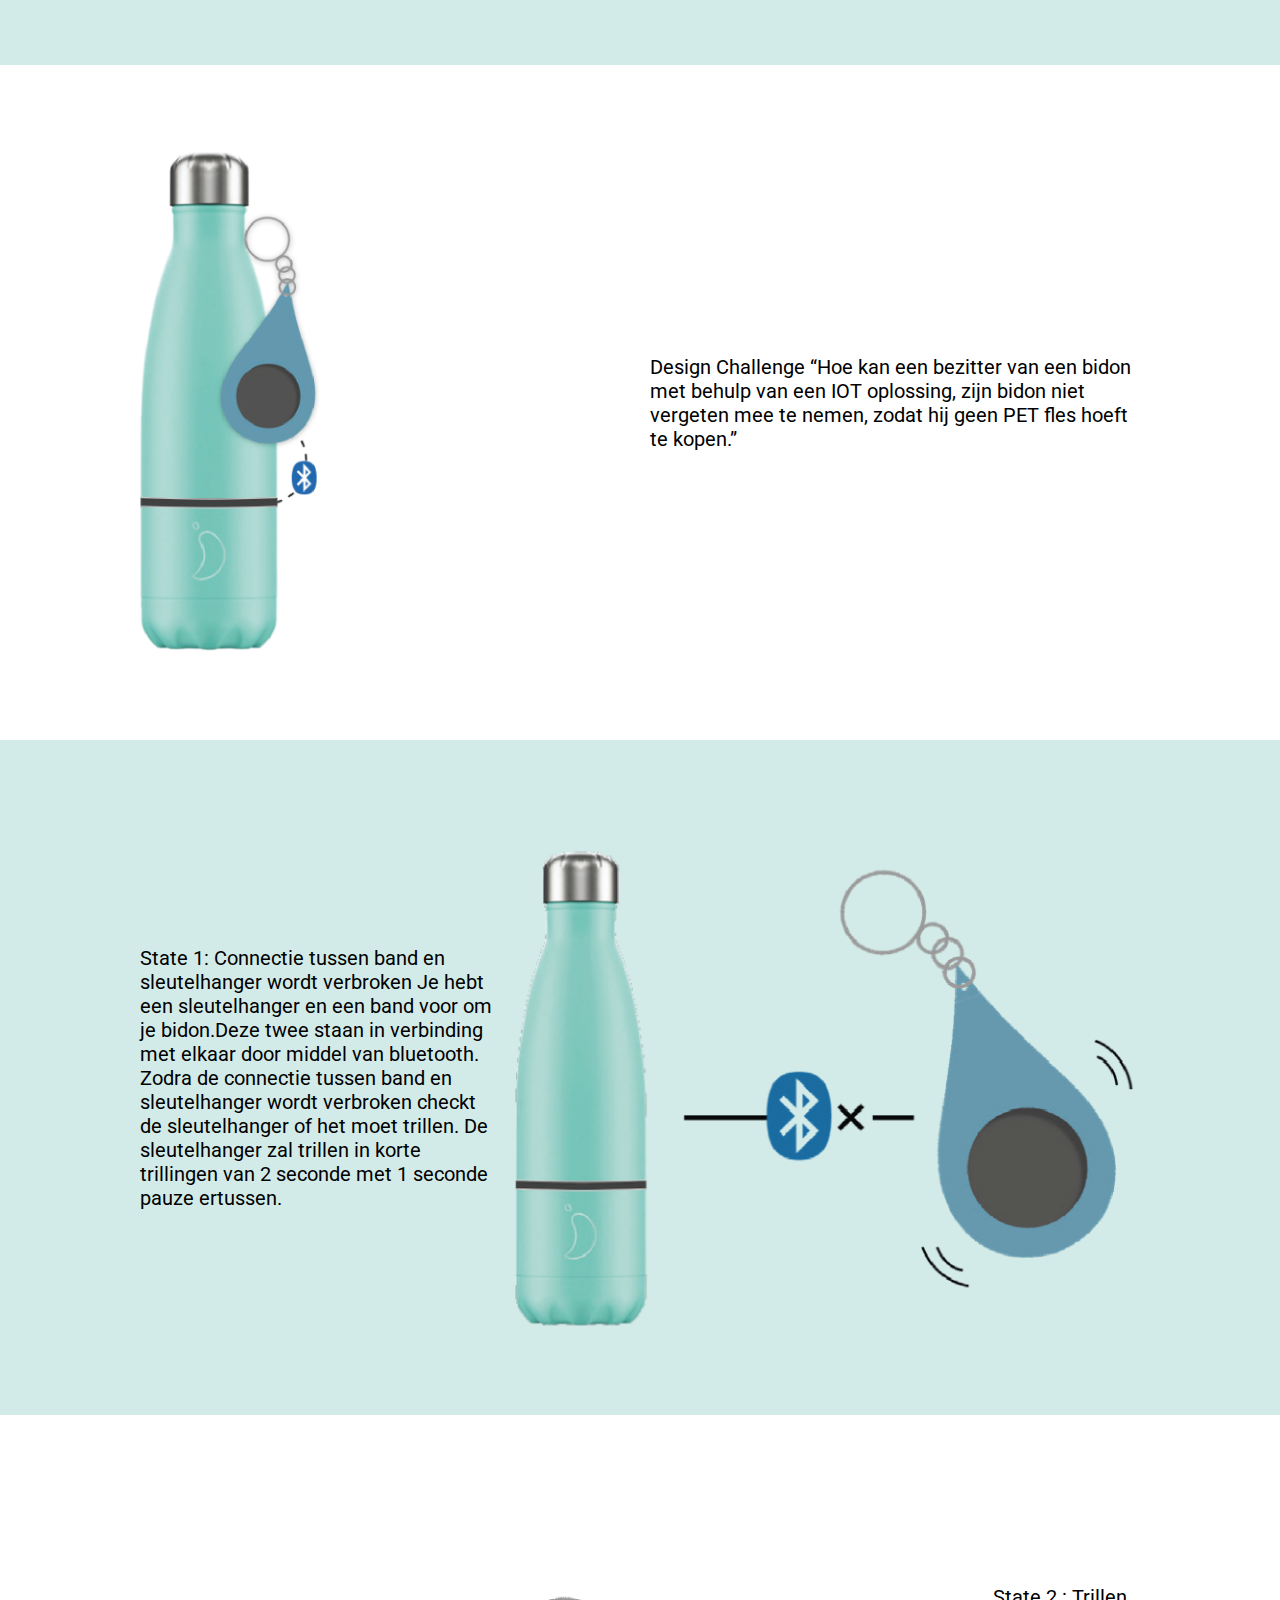
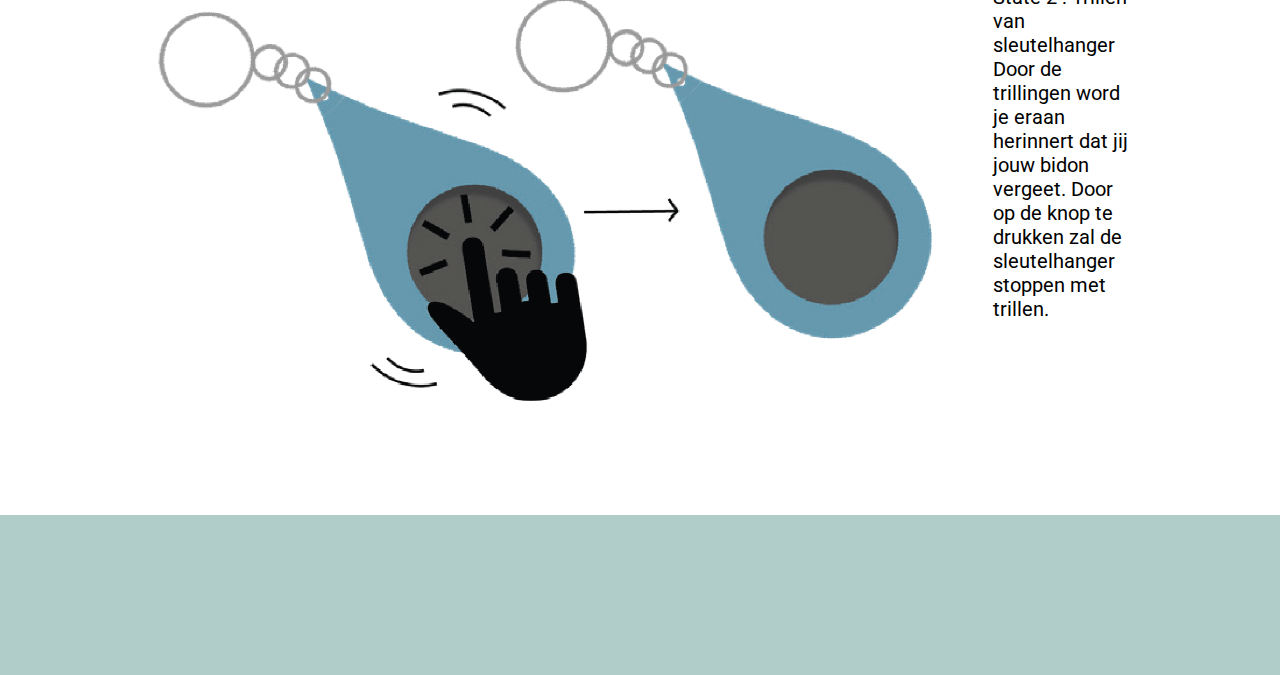
<file: Josefien-matla-portefolio-website-stage2/koffiemaas.html>
<!DOCTYPE html>
<html lang="nl">
	<head>
		<meta name="viewport" content="width=device-width, initial-scale=1" />
		<meta charset="UTF-8" />
		<title>Josefien Matla - Aqua buddy</title>
		<link rel="stylesheet" href="stylesheet.css" />

		<link
			href="https://fonts.googleapis.com/css?family=Roboto&display=swap"
			rel="stylesheet"
		/>
	</head>

	<body class="project">
		<header>
			<!-- Navigatie -->
			<nav>
				<img
					class="nav-img"
					src="img/logoJM.png"
					alt="Josefien Matla logo"
				/>

				<div id="burgerMenu" tabindex="0">
					Menu
					<svg viewBox="0 0 25 21">
						<rect x="0" y="0" width="25" height="3" />
						<rect x="0" y="9" width="25" height="3" />
						<rect x="0" y="18" width="25" height="3" />
					</svg>
				</div>

				<ul>
					<li><a href="index.html">Home</a></li>
					<li><a href="about.html">About</a></li>
					<li><a href="portfolio.html">Portfolio</a></li>
					<li><a href="contact.html">Contact</a></li>
				</ul>
			</nav>
		</header>

		<main>
			<input type="button" value="<" onClick="history.back()" class="back-button" />

			<section class="header full centreren">
				<div class="kolomTwee">
					<img
						src="img/Fles%20en%20sleutelhanger%20.png"
						alt="fles"
					/>

					<div>
						<h1>Aqua Buddy</h1>
						<p>
							ik ben super leuk
						</p>
					</div>
				</div>
			</section>

			<section class="groen large centreren">
				<div class="kolomEen">
					<div class="headertekst">
						<p>
							Aqua Buddy hebben we in opdracht van RE-SET gemaakt
							zij zijn een bedrijf dat voor duurzaam staan en
							wilde graag dat wij een oplossing gingen verzinnen
							voor het feit dat er teveel PET-flessen op de
							Amstelcampus gekocht worden
						</p>
					</div>
				</div>
			</section>

			<section class="large centreren">
				<div class="kolomTwee">
					<div>
						<img
							src="img/Fles%20en%20sleutelhanger%20+%20bluetooth.png"
							alt=""
						/>
					</div>

					<div>
						<p>
							Design Challenge “Hoe kan een bezitter van een bidon
							met behulp van een IOT oplossing, zijn bidon niet
							vergeten mee te nemen, zodat hij geen PET fles hoeft
							te kopen.”
						</p>
					</div>
				</div>
			</section>

			<section class="groen large centreren">
				<div class="kolomTwee">
					<div>
						<p>
							State 1: Connectie tussen band en sleutelhanger
							wordt verbroken Je hebt een sleutelhanger en een
							band voor om je bidon.Deze twee staan in verbinding
							met elkaar door middel van bluetooth. Zodra de
							connectie tussen band en sleutelhanger wordt
							verbroken checkt de sleutelhanger of het moet
							trillen. De sleutelhanger zal trillen in korte
							trillingen van 2 seconde met 1 seconde pauze
							ertussen.
						</p>
					</div>

					<div>
						<img
							src="img/trillen%20als%20de%20verbinding%20verbreekt.png"
							alt=""
						/>
					</div>
				</div>
			</section>

			<section class="large centreren">
				<div class="kolomTwee">
					<div>
						<img
							src="img/klik%20knop%20voor%20stop%20trilling%20.png"
							alt=""
						/>
					</div>

					<div>
						<p>
							State 2 : Trillen van sleutelhanger Door de
							trillingen word je eraan herinnert dat jij jouw
							bidon vergeet. Door op de knop te drukken zal de
							sleutelhanger stoppen met trillen.
						</p>
					</div>
				</div>
			</section>
		</main>

		<footer></footer>

		<!-- hier wordt de javascript gekoppeld-->
		<script src="script.js"></script>
	</body>
</html>
</file>
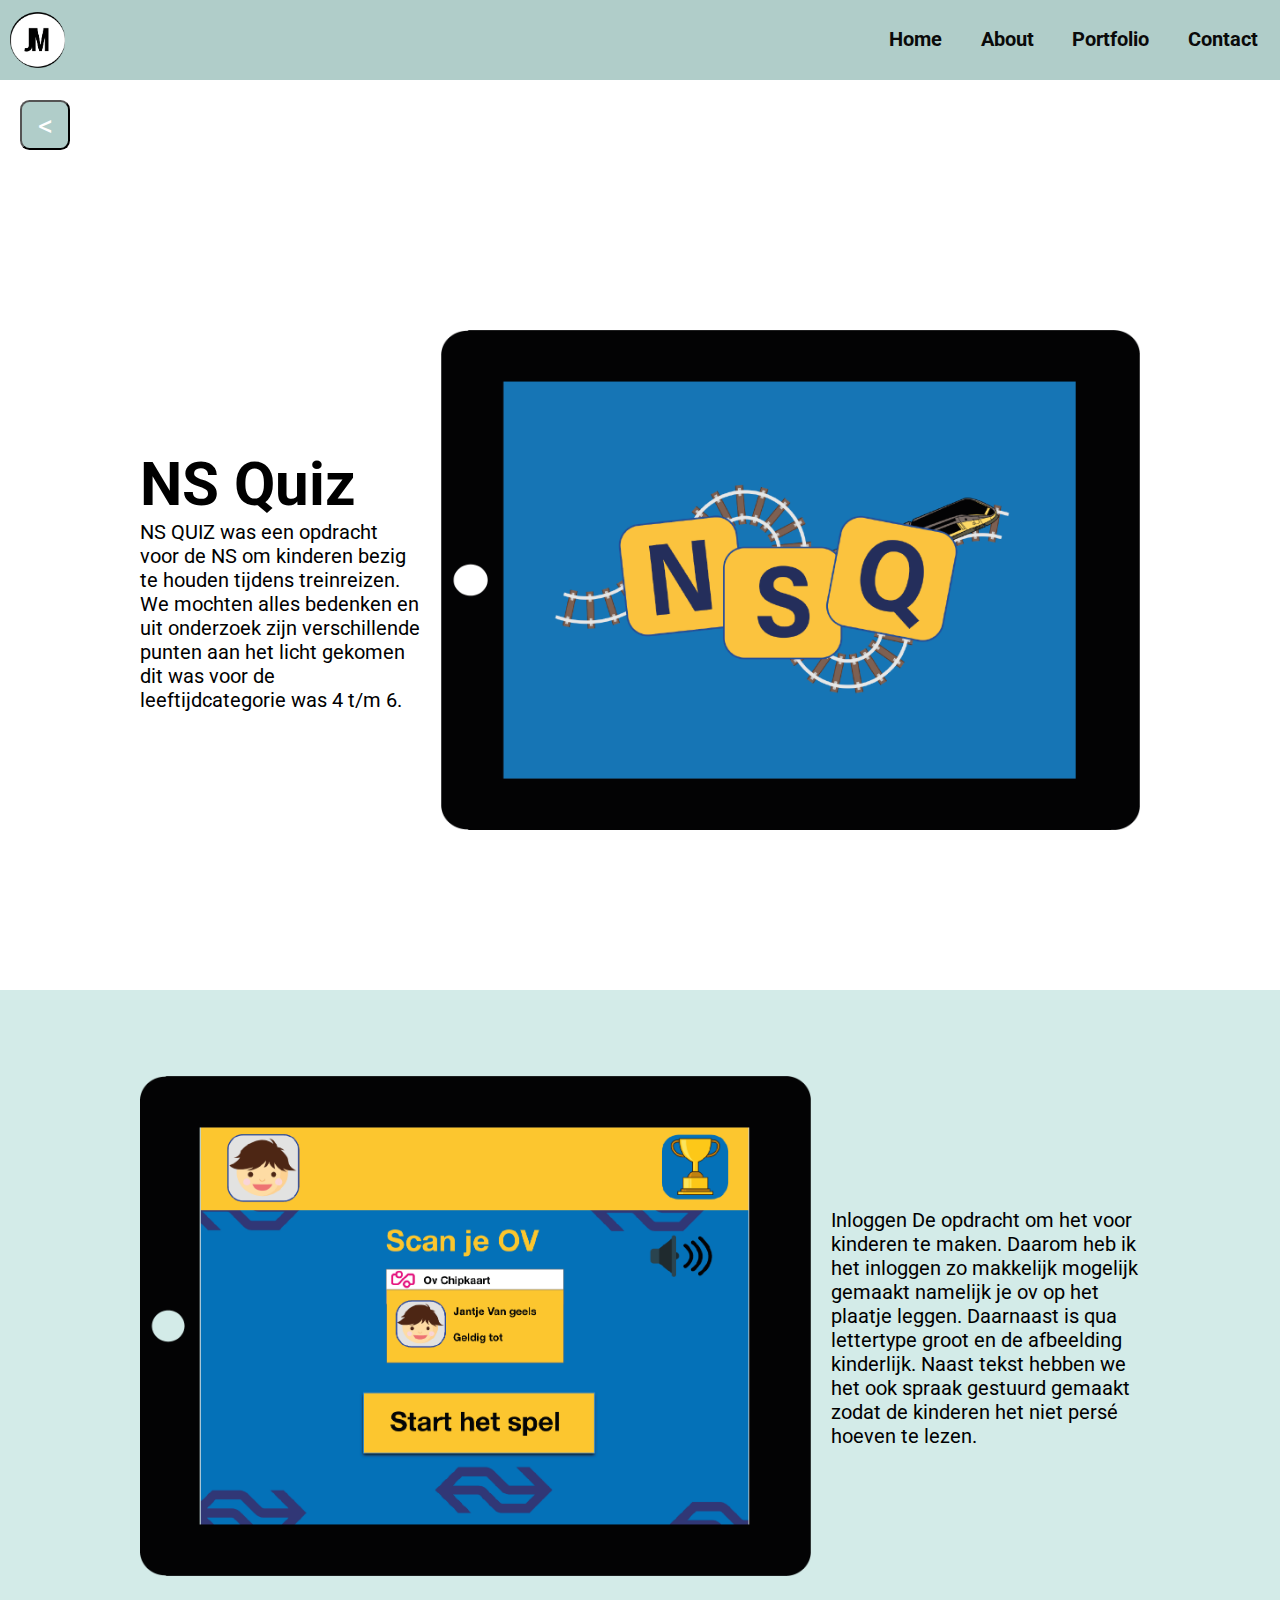
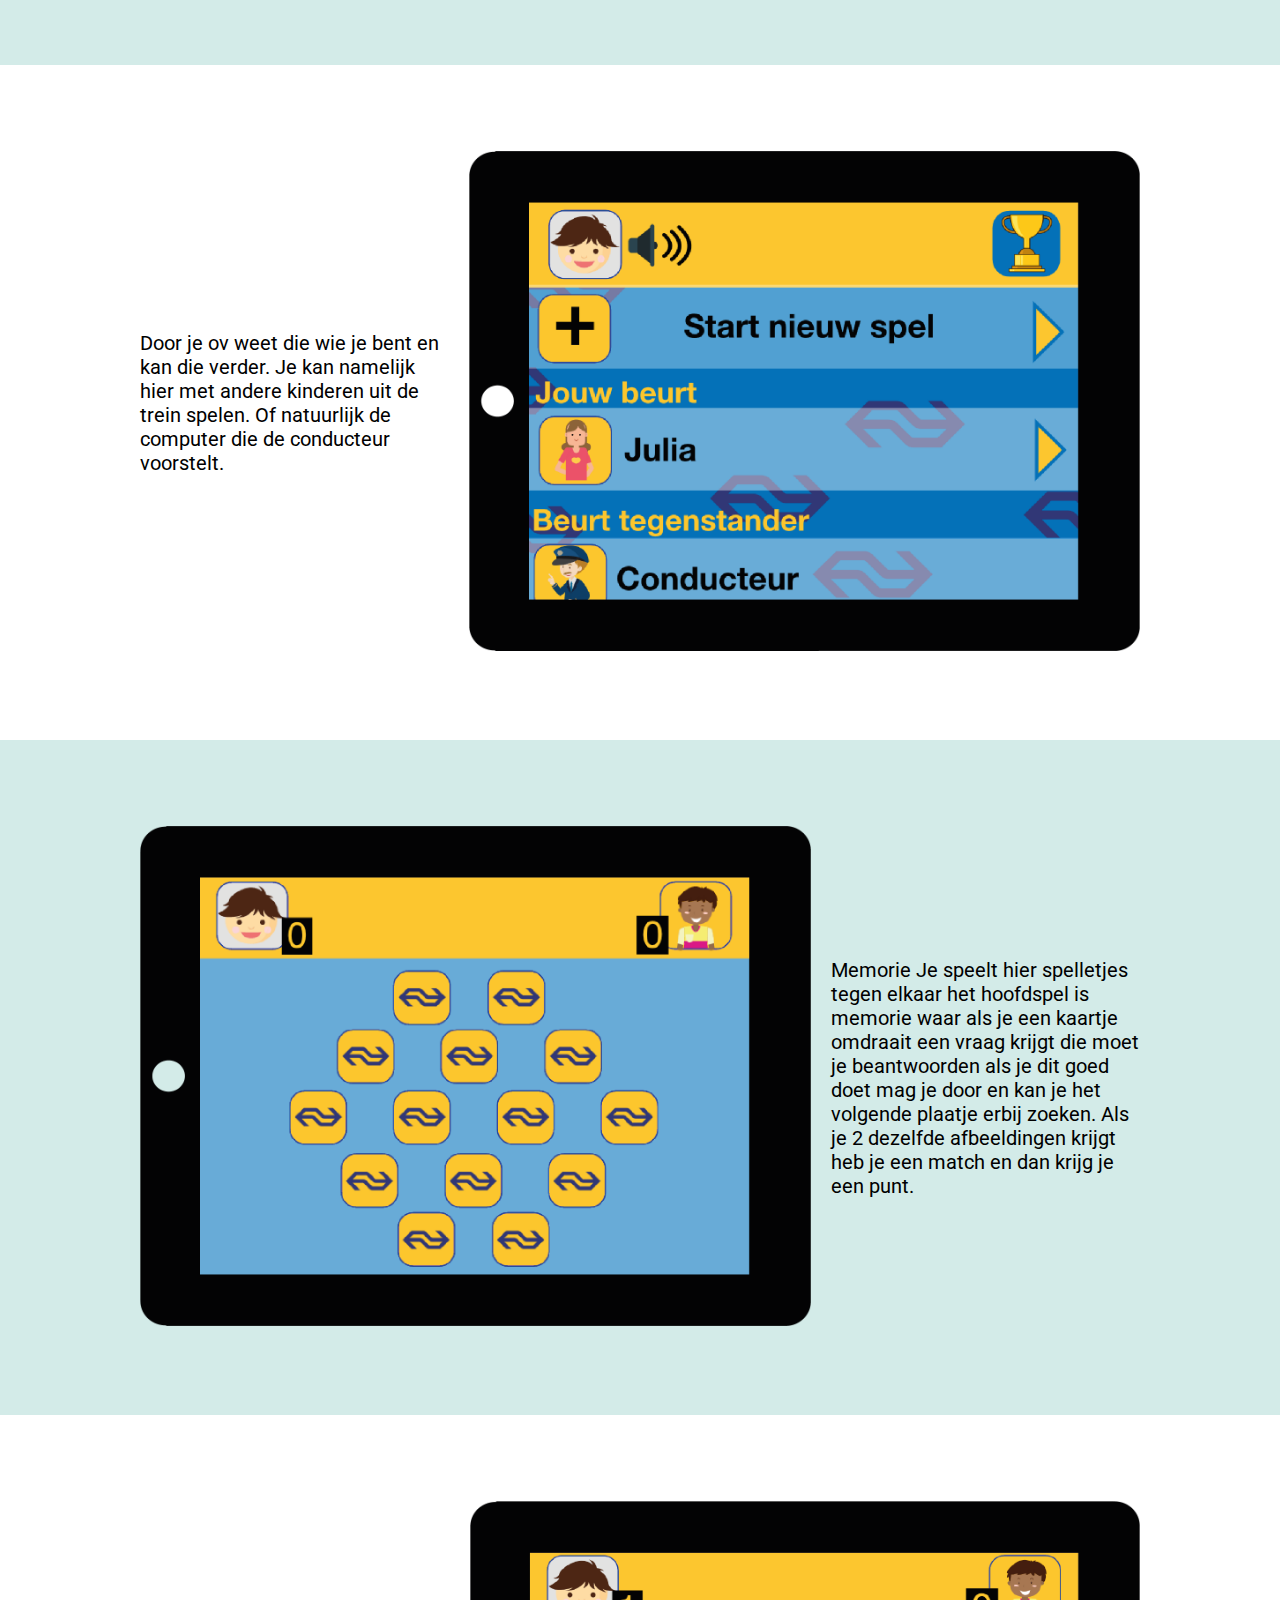
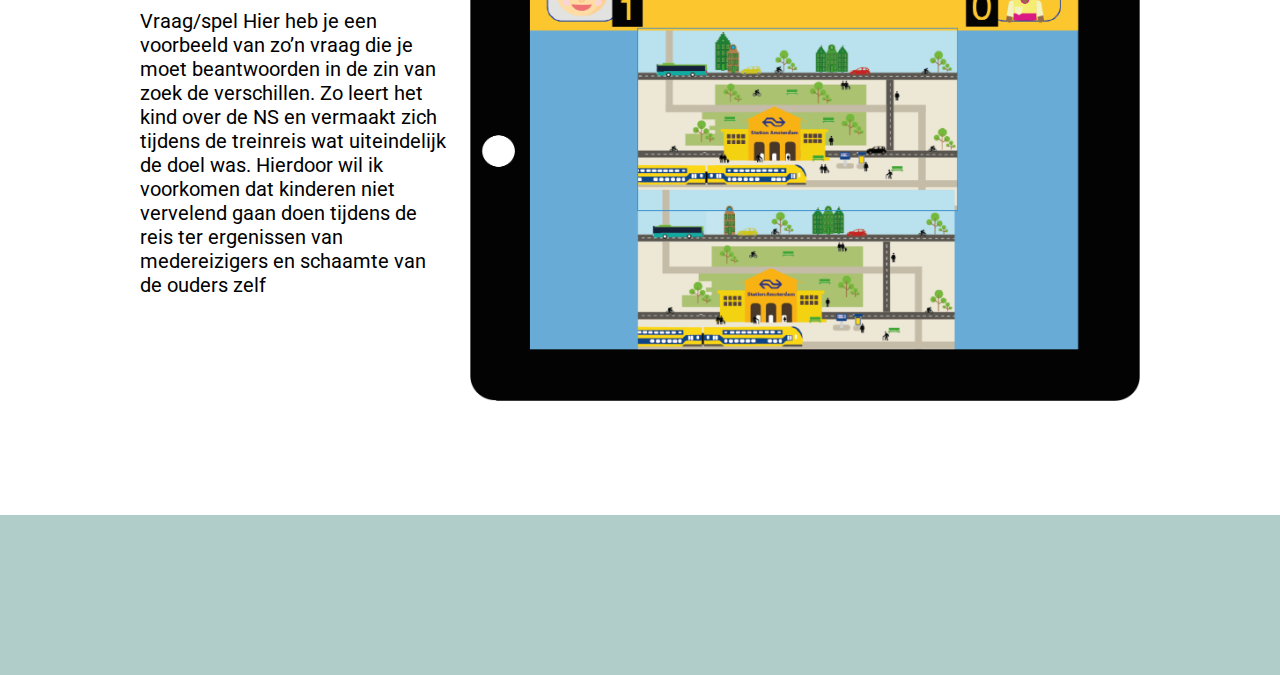
<file: Josefien-matla-portefolio-website-stage2/nsq.html>
<!DOCTYPE html>
<html lang="nl">
	<head>
		<meta name="viewport" content="width=device-width, initial-scale=1" />
		<meta charset="UTF-8" />
		<title>Josefien Matla - Aqua buddy</title>
		<link rel="stylesheet" href="stylesheet.css" />

		<link
			href="https://fonts.googleapis.com/css?family=Roboto&display=swap"
			rel="stylesheet"
		/>
	</head>

	<body class="project">
		<header>
			<!-- Navigatie -->
			<nav>
				<img
					class="nav-img"
					src="img/logoJM.png"
					alt="Josefien Matla logo"
				/>

				<div id="burgerMenu" tabindex="0">
					Menu
					<svg viewBox="0 0 25 21">
						<rect x="0" y="0" width="25" height="3" />
						<rect x="0" y="9" width="25" height="3" />
						<rect x="0" y="18" width="25" height="3" />
					</svg>
				</div>

				<ul>
					<li><a href="index.html">Home</a></li>
					<li><a href="about.html">About</a></li>
					<li><a href="portfolio.html">Portfolio</a></li>
					<li><a href="contact.html">Contact</a></li>
				</ul>
			</nav>
		</header>

		<main>
			<input type="button" value="<" onClick="history.back()" class="back-button" />

			<section class="header full centreren">
				<div class="kolomTwee">
					<div>
						<h1>NS Quiz</h1>
						<p>
							NS QUIZ was een opdracht voor de NS om kinderen
							bezig te houden tijdens treinreizen. We mochten
							alles bedenken en uit onderzoek zijn verschillende
							punten aan het licht gekomen dit was voor de
							leeftijdcategorie was 4 t/m 6.
						</p>
					</div>

					<img
						src="img/Home%20scherm%20NS%20Quiz.png"
						alt="NSQ app"
					/>
				</div>
			</section>

			<section class="groen large centreren">
				<div class="kolomTwee">
					<div>
						<img src="img/Inloggen%20OV%20NS%20Quiz.png" alt="" />
					</div>

					<div>
						<p>
							Inloggen De opdracht om het voor kinderen te maken.
							Daarom heb ik het inloggen zo makkelijk mogelijk
							gemaakt namelijk je ov op het plaatje leggen.
							Daarnaast is qua lettertype groot en de afbeelding
							kinderlijk. Naast tekst hebben we het ook spraak
							gestuurd gemaakt zodat de kinderen het niet persé
							hoeven te lezen.
						</p>
					</div>
				</div>
			</section>

			<section class="large centreren">
				<div class="kolomTwee">
					<div>
						<p>
							Door je ov weet die wie je bent en kan die verder.
							Je kan namelijk hier met andere kinderen uit de
							trein spelen. Of natuurlijk de computer die de
							conducteur voorstelt.
						</p>
					</div>

					<div>
						<img
							src="img/NS%20spelstarten%20NS%20Quiz.png"
							alt=""
						/>
					</div>
				</div>
			</section>

			<section class="groen large centreren">
				<div class="kolomTwee">
					<div>
						<img src="img/Memorie%20NS%20Qiuz.png" alt="" />
					</div>

					<div>
						<p>
							Memorie Je speelt hier spelletjes tegen elkaar het
							hoofdspel is memorie waar als je een kaartje
							omdraait een vraag krijgt die moet je beantwoorden
							als je dit goed doet mag je door en kan je het
							volgende plaatje erbij zoeken. Als je 2 dezelfde
							afbeeldingen krijgt heb je een match en dan krijg je
							een punt.
						</p>
					</div>
				</div>
			</section>

			<section class="large centreren">
				<div class="kolomTwee">
					<div>
						<p>
							Vraag/spel Hier heb je een voorbeeld van zo’n vraag
							die je moet beantwoorden in de zin van zoek de
							verschillen. Zo leert het kind over de NS en
							vermaakt zich tijdens de treinreis wat uiteindelijk
							de doel was. Hierdoor wil ik voorkomen dat kinderen
							niet vervelend gaan doen tijdens de reis ter
							ergenissen van medereizigers en schaamte van de
							ouders zelf
						</p>
					</div>
					<div>
						<img
							src="img/zoek%20de%20verschillen%20NS%20Quiz.png"
							alt=""
						/>
					</div>
				</div>
			</section>
		</main>

		<footer></footer>

		<!-- hier wordt de javascript gekoppeld-->
		<script src="script.js"></script>
	</body>
</html>
</file>
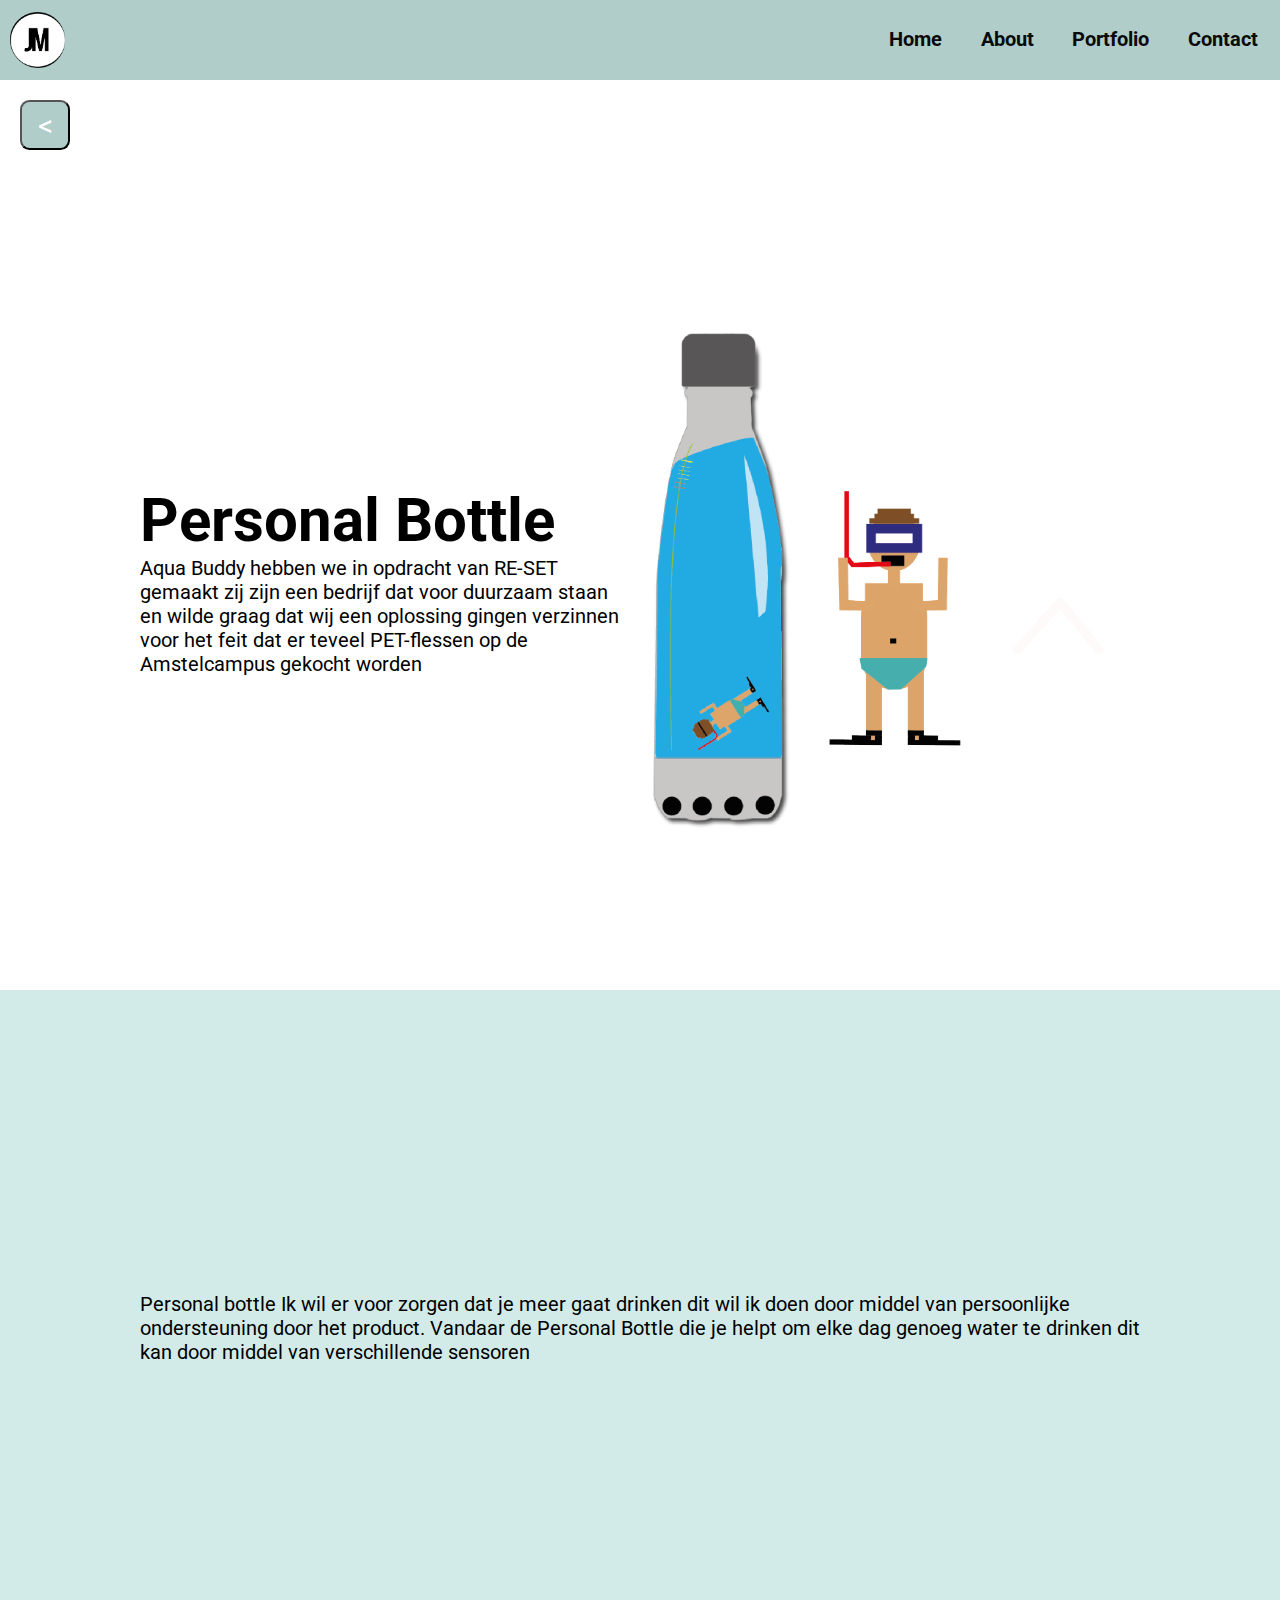
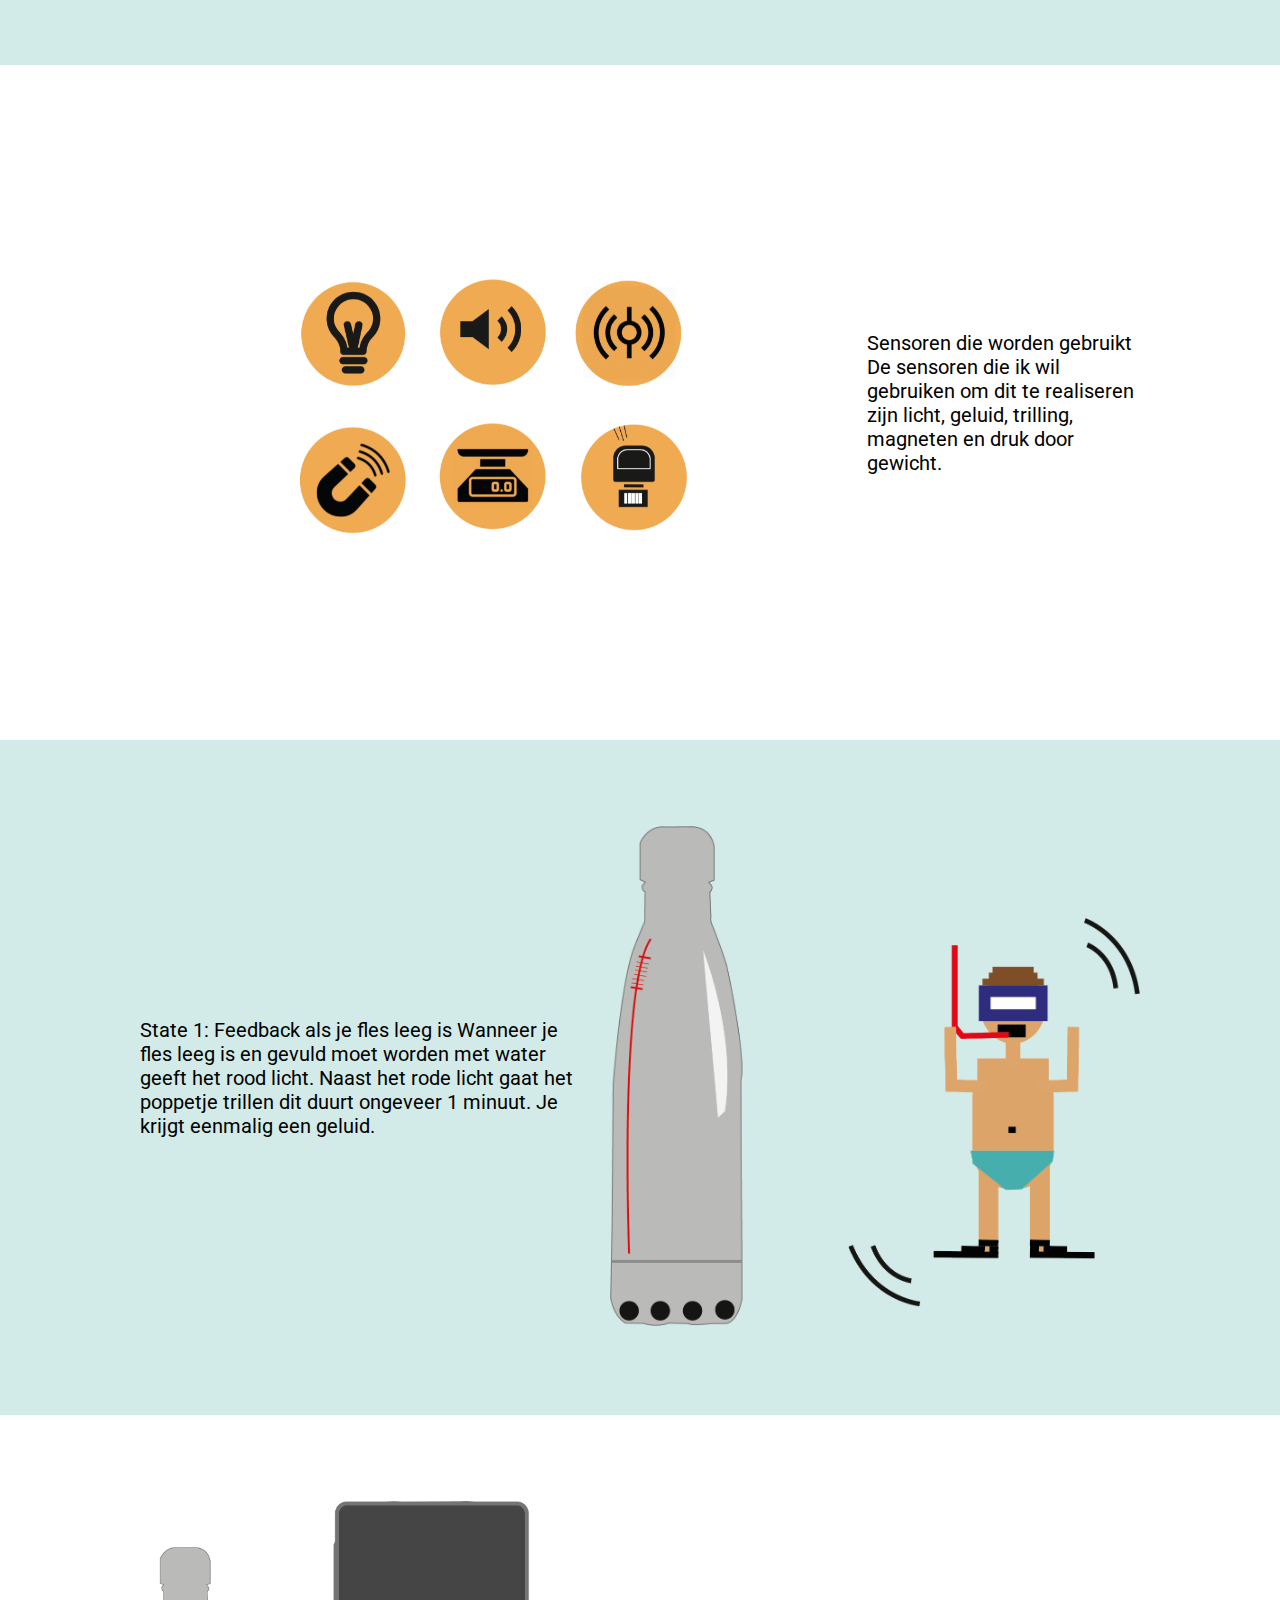
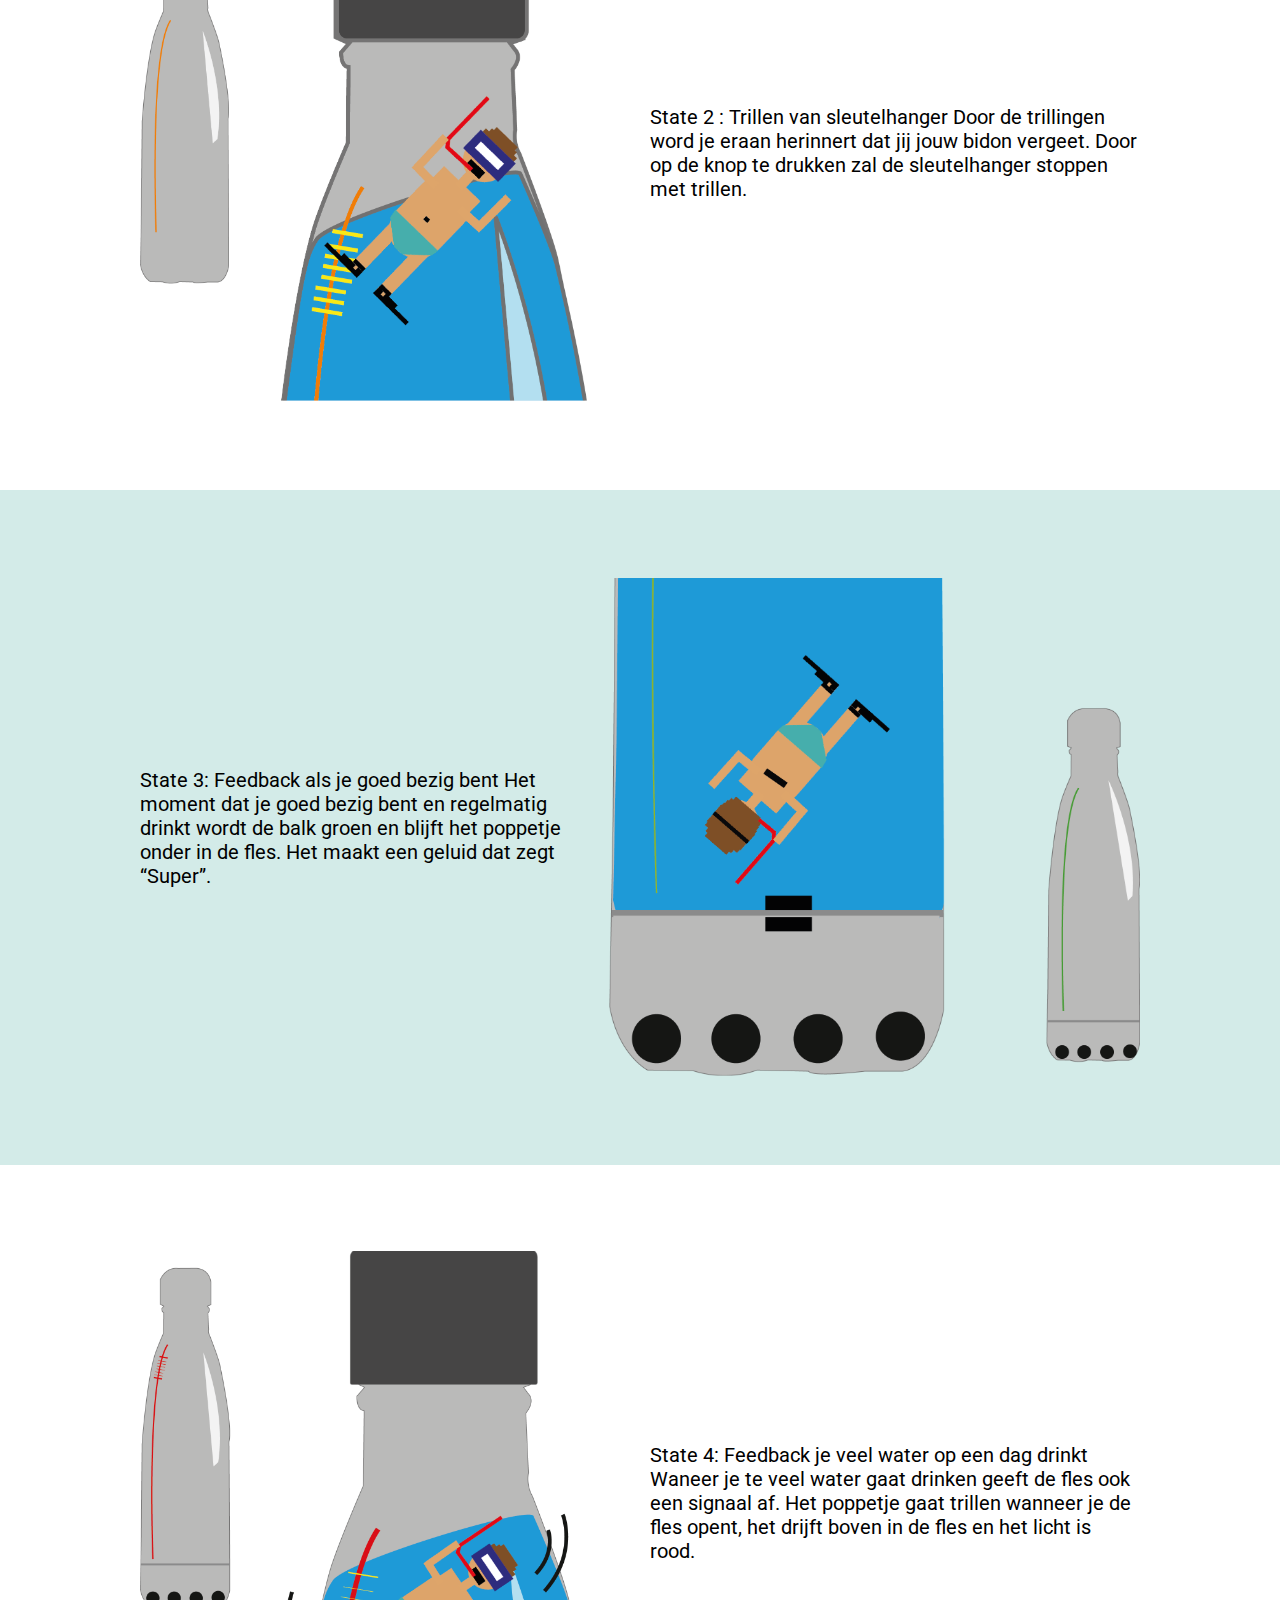
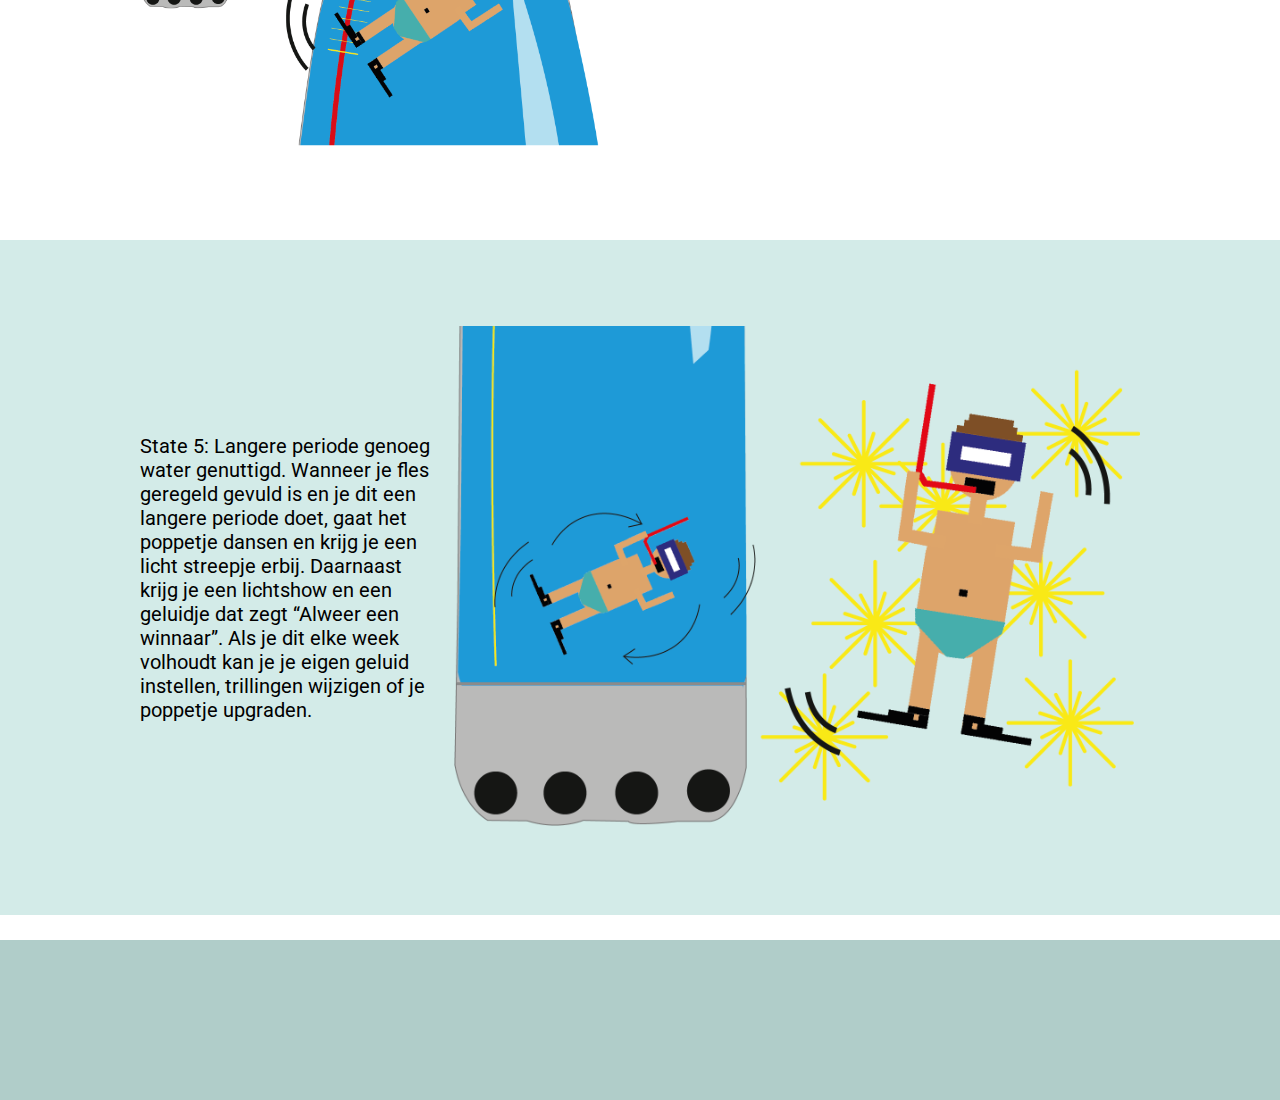
<file: Josefien-matla-portefolio-website-stage2/personalbuddy.html>
<!DOCTYPE html>
<html lang="nl">
	<head>
		<meta name="viewport" content="width=device-width, initial-scale=1" />
		<meta charset="UTF-8" />
		<title>Josefien Matla - Personal bottle</title>
		<link rel="stylesheet" href="stylesheet.css" />

		<link
			href="https://fonts.googleapis.com/css?family=Roboto&display=swap"
			rel="stylesheet"
		/>
	</head>

	<body class="project">
		<header>
			<!-- Navigatie -->
			<nav>
				<img
					class="nav-img"
					src="img/logoJM.png"
					alt="Josefien Matla logo"
				/>

				<div id="burgerMenu" tabindex="0">
					Menu
					<svg viewBox="0 0 25 21">
						<rect x="0" y="0" width="25" height="3" />
						<rect x="0" y="9" width="25" height="3" />
						<rect x="0" y="18" width="25" height="3" />
					</svg>
				</div>

				<ul>
					<li><a href="index.html">Home</a></li>
					<li><a href="about.html">About</a></li>
					<li><a href="portfolio.html">Portfolio</a></li>
					<li><a href="contact.html">Contact</a></li>
				</ul>
			</nav>
		</header>

		<main>
			<input type="button" value="<" onClick="history.back()" class="back-button" />

			<section class="header full centreren">
				<div class="kolomTwee">
					<div>
						<h1>Personal Bottle</h1>
						<p>
							Aqua Buddy hebben we in opdracht van RE-SET gemaakt
							zij zijn een bedrijf dat voor duurzaam staan en
							wilde graag dat wij een oplossing gingen verzinnen
							voor het feit dat er teveel PET-flessen op de
							Amstelcampus gekocht worden
						</p>
					</div>

					<img src="img/duiker+%20fles%20intro%20.png" alt="fles" />
				</div>
			</section>

			<section class="groen large centreren">
				<div class="kolomEen">
					<div class="headertekst">
						<p>
							Personal bottle Ik wil er voor zorgen dat je meer
							gaat drinken dit wil ik doen door middel van
							persoonlijke ondersteuning door het product. Vandaar
							de Personal Bottle die je helpt om elke dag genoeg
							water te drinken dit kan door middel van
							verschillende sensoren
						</p>
					</div>
				</div>
			</section>

			<section class="large centreren">
				<div class="kolomTwee">
					<div>
						<img src="img/snesoren%20.svg" lt="" />
					</div>

					<div>
						<p>
							Sensoren die worden gebruikt De sensoren die ik wil
							gebruiken om dit te realiseren zijn licht, geluid,
							trilling, magneten en druk door gewicht.
						</p>
					</div>
				</div>
			</section>

			<section class="groen large centreren">
				<div class="kolomTwee">
					<div>
						<p>
							State 1: Feedback als je fles leeg is Wanneer je
							fles leeg is en gevuld moet worden met water geeft
							het rood licht. Naast het rode licht gaat het
							poppetje trillen dit duurt ongeveer 1 minuut. Je
							krijgt eenmalig een geluid.
						</p>
					</div>

					<div>
						<img
							src="img/trillende%20duiker%20en%20fles%20met%20rood%20licht%20.png"
							alt=""
						/>
					</div>
				</div>
			</section>

			<section class="large centreren">
				<div class="kolomTwee">
					<div>
						<img
							src="img/duiker%20boven%20in%20fles%20oranje%20licht.png"
							alt=""
						/>
					</div>

					<div>
						<p>
							State 2 : Trillen van sleutelhanger Door de
							trillingen word je eraan herinnert dat jij jouw
							bidon vergeet. Door op de knop te drukken zal de
							sleutelhanger stoppen met trillen.
						</p>
					</div>
				</div>
			</section>

			<section class="groen large centreren">
				<div class="kolomTwee">
					<div>
						<p>
							State 3: Feedback als je goed bezig bent Het moment
							dat je goed bezig bent en regelmatig drinkt wordt de
							balk groen en blijft het poppetje onder in de fles.
							Het maakt een geluid dat zegt “Super”.
						</p>
					</div>

					<div>
						<img
							src="img/duiker%20onder%20in%20de%20fles%20groen%20licht.png"
							alt=""
						/>
					</div>
				</div>
			</section>

			<section class="large centreren">
				<div class="kolomTwee">
					<div>
						<img
							src="img/roodlciht%20en%20trillende%20duiker%20boven%20in%20fles.png"
							alt=""
						/>
					</div>

					<div>
						<p>
							State 4: Feedback je veel water op een dag drinkt
							Waneer je te veel water gaat drinken geeft de fles
							ook een signaal af. Het poppetje gaat trillen
							wanneer je de fles opent, het drijft boven in de
							fles en het licht is rood.
						</p>
					</div>
				</div>
			</section>

			<section class="groen large centreren">
				<div class="kolomTwee">
					<div>
						<p>
							State 5: Langere periode genoeg water genuttigd.
							Wanneer je fles geregeld gevuld is en je dit een
							langere periode doet, gaat het poppetje dansen en
							krijg je een licht streepje erbij. Daarnaast krijg
							je een lichtshow en een geluidje dat zegt “Alweer
							een winnaar”. Als je dit elke week volhoudt kan je
							je eigen geluid instellen, trillingen wijzigen of je
							poppetje upgraden.
						</p>
					</div>

					<div>
						<img src="img/lichtflits%20duiker%20.png" alt="" />
					</div>
				</div>
			</section>
		</main>

		<footer></footer>

		<!-- hier wordt de javascript gekoppeld-->
		<script src="script.js"></script>
	</body>
</html>
</file>
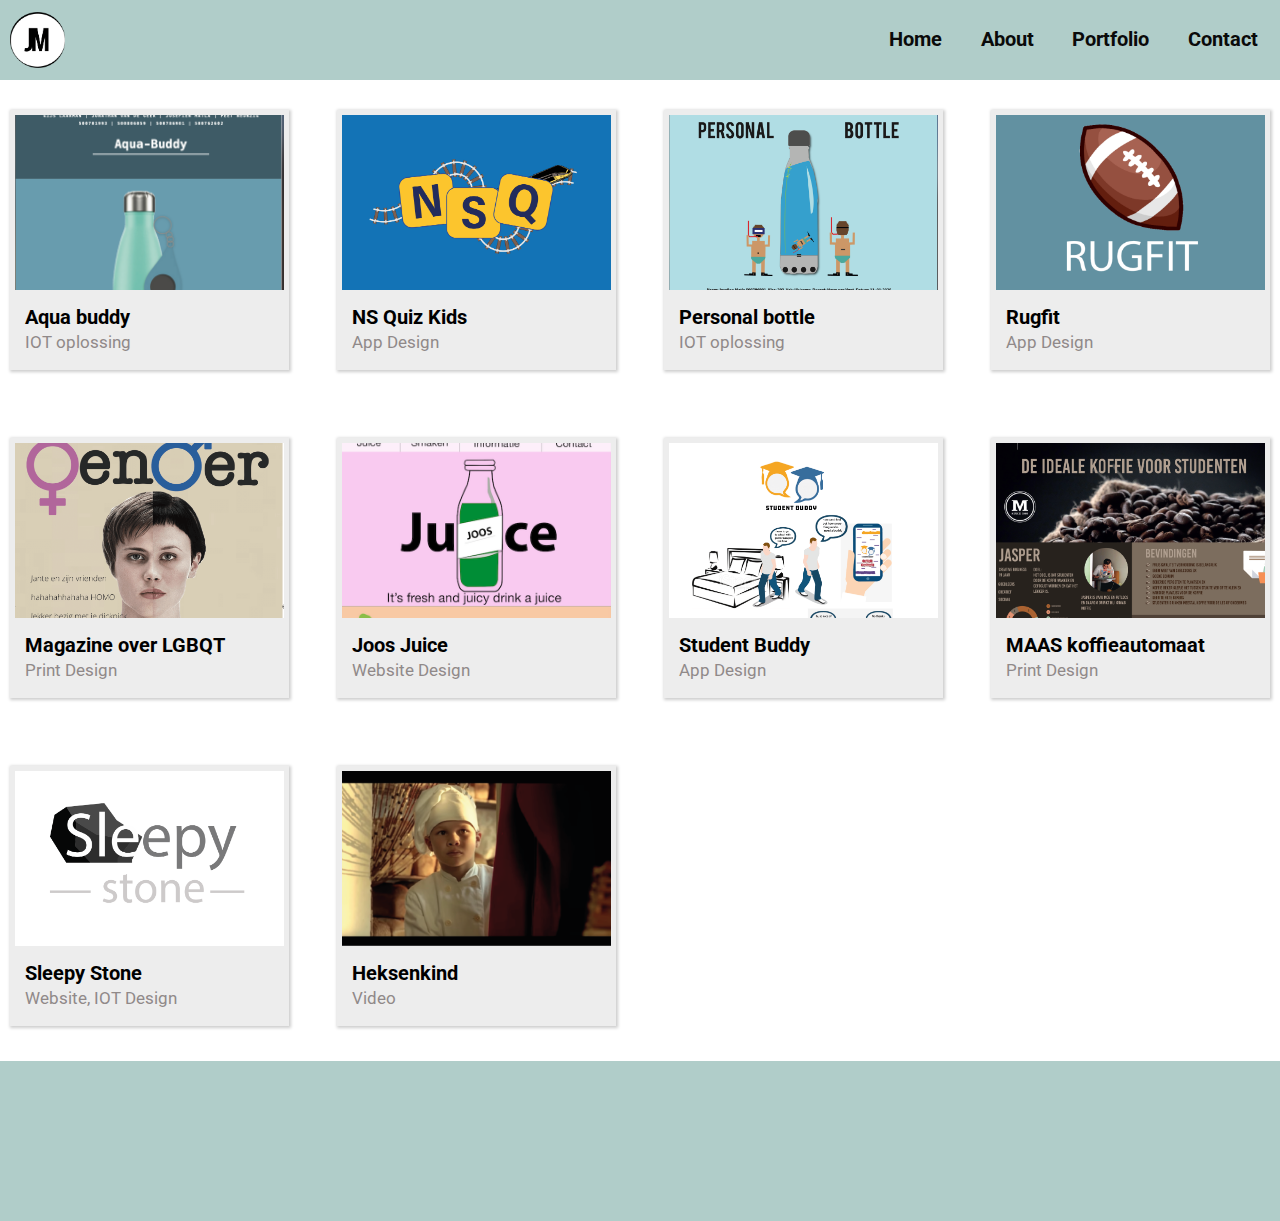
<file: Josefien-matla-portefolio-website-stage2/portfolio.html>
<!DOCTYPE html>
<html lang="nl">
	<head>
		<meta name="viewport" content="width=device-width, initial-scale=1" />
		<meta charset="UTF-8" />
		<title>Josefien Matla - Portfolio</title>
		<link rel="stylesheet" href="stylesheet.css" />

		<link
			href="https://fonts.googleapis.com/css?family=Roboto&display=swap"
			rel="stylesheet"
		/>
	</head>

	<body class="portfolio">
		<header>
			<!-- Navigatie -->
			<nav>
				<img
					class="nav-img"
					src="img/logoJM.png"
					alt="Josefien Matla logo"
				/>

				<div id="burgerMenu" tabindex="0">
					Menu
					<svg viewBox="0 0 25 21">
						<rect x="0" y="0" width="25" height="3" />
						<rect x="0" y="9" width="25" height="3" />
						<rect x="0" y="18" width="25" height="3" />
					</svg>
				</div>

				<ul>
					<li><a href="index.html">Home</a></li>
					<li><a href="about.html">About</a></li>
					<li><a href="portfolio.html">Portfolio</a></li>
					<li><a href="contact.html">Contact</a></li>
				</ul>
			</nav>
		</header>

		<main>
			<section class="projecten">
				<article>
					<a href="aqua-buddy.html">
						<img
							src="img/Aqua%20buddy.png"
							alt="MAAS oplossing poster"
						/>
						<h1>Aqua buddy</h1>
						<p>IOT oplossing</p>
					</a>
				</article>

				<article>
					<a href="nsq.html">
						<img src="img/NSQUIZ.png" alt="MAAS oplossing poster" />
						<h1>NS Quiz Kids</h1>
						<p>App Design</p>
					</a>
				</article>

				<article>
					<a href="personalbuddy.html">
						<img src="img/ubi%20.png" />
						<h1>Personal bottle</h1>
						<p>IOT oplossing</p>
					</a>
				</article>

				<article>
					<a href="rugfit.html">
						<img
							src="img/rugfit%20logo.png"
							alt="MAAS oplossing poster"
						/>
						<h1>Rugfit</h1>
						<p>App Design</p>
					</a>
				</article>

				<article>
					<a href="gender.html">
						<img
							src="img/magazine%20uit%20geknipt%20.png"
							alt="MAAS oplossing poster"
						/>
						<h1>Magazine over LGBQT</h1>
						<p>Print Design</p>
					</a>
				</article>

				<article>
					<a href="joos-juice.html">
						<img
							src="img/Schermafbeelding%202020-01-27%20om%2020.52.49.png"
							alt="website pagina's"
						/>
						<h1>Joos Juice</h1>
						<p>Website Design</p>
					</a>
				</article>

				<article>
					<a href="studentbuddy.html">
						<img
							src="img/Student%20buddy.png"
							alt="MAAS oplossing poster"
						/>
						<h1>Student Buddy</h1>
						<p>App Design</p>
					</a>
				</article>

				<article>
					<a href="koffiemaas.html">
						<img
							src="img/koffie%20maas%20.png"
							alt="MAAS oplossing poster"
						/>
						<h1>MAAS koffieautomaat</h1>
						<p>Print Design</p>
					</a>
				</article>

				<article>
					<a href="sleepystone.html">
						<img
							src="img/Sleepy%20stone%20.png"
							alt="MAAS oplossing poster"
						/>
						<h1>Sleepy Stone</h1>
						<p>Website, IOT Design</p>
					</a>
				</article>

				<article>
					<a href="heksenkind.html">
						<img
							src="img/heksenkind.png"
							alt="MAAS oplossing poster"
						/>
						<h1>Heksenkind</h1>
						<p>Video</p>
					</a>
				</article>
			</section>
		</main>

		<!-- Footer -->

		<footer></footer>

		<!-- hier wordt de javascript gekoppeld-->
		<script src="script.js"></script>
	</body>
</html>
</file>
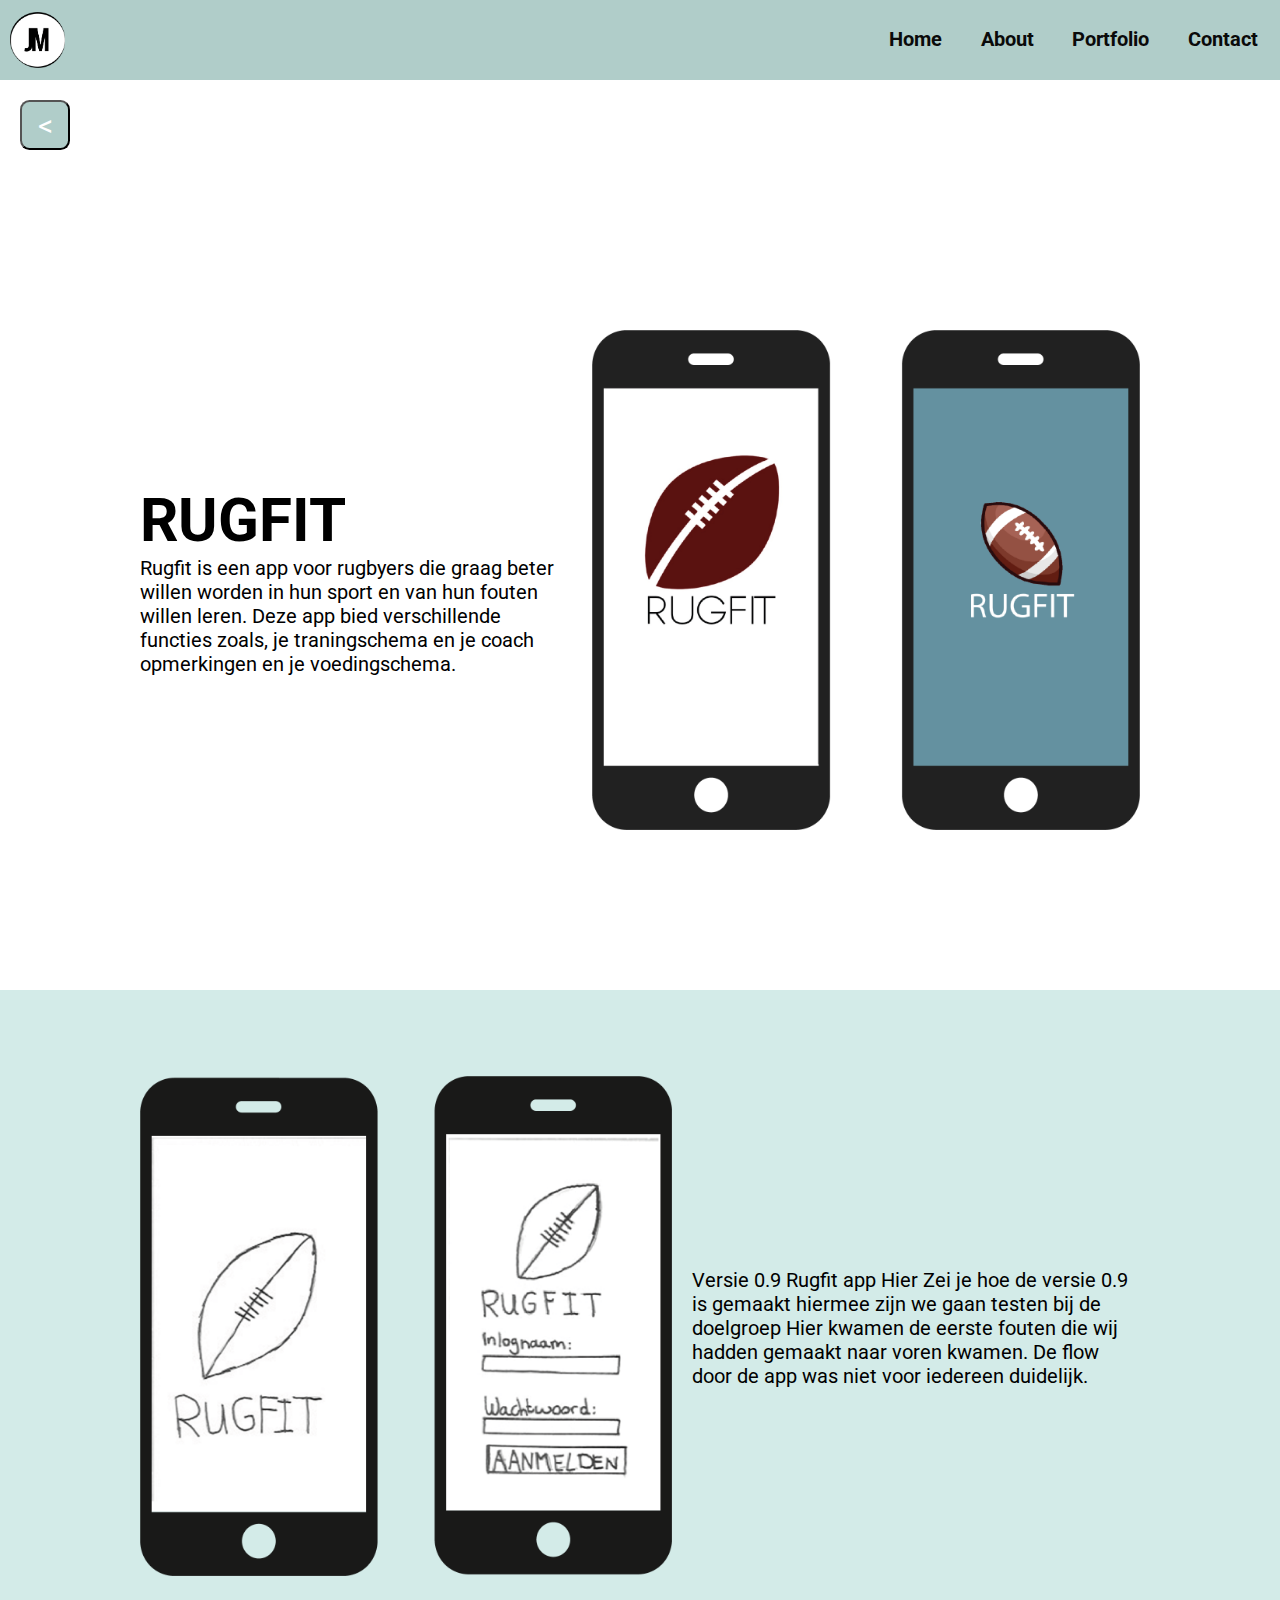
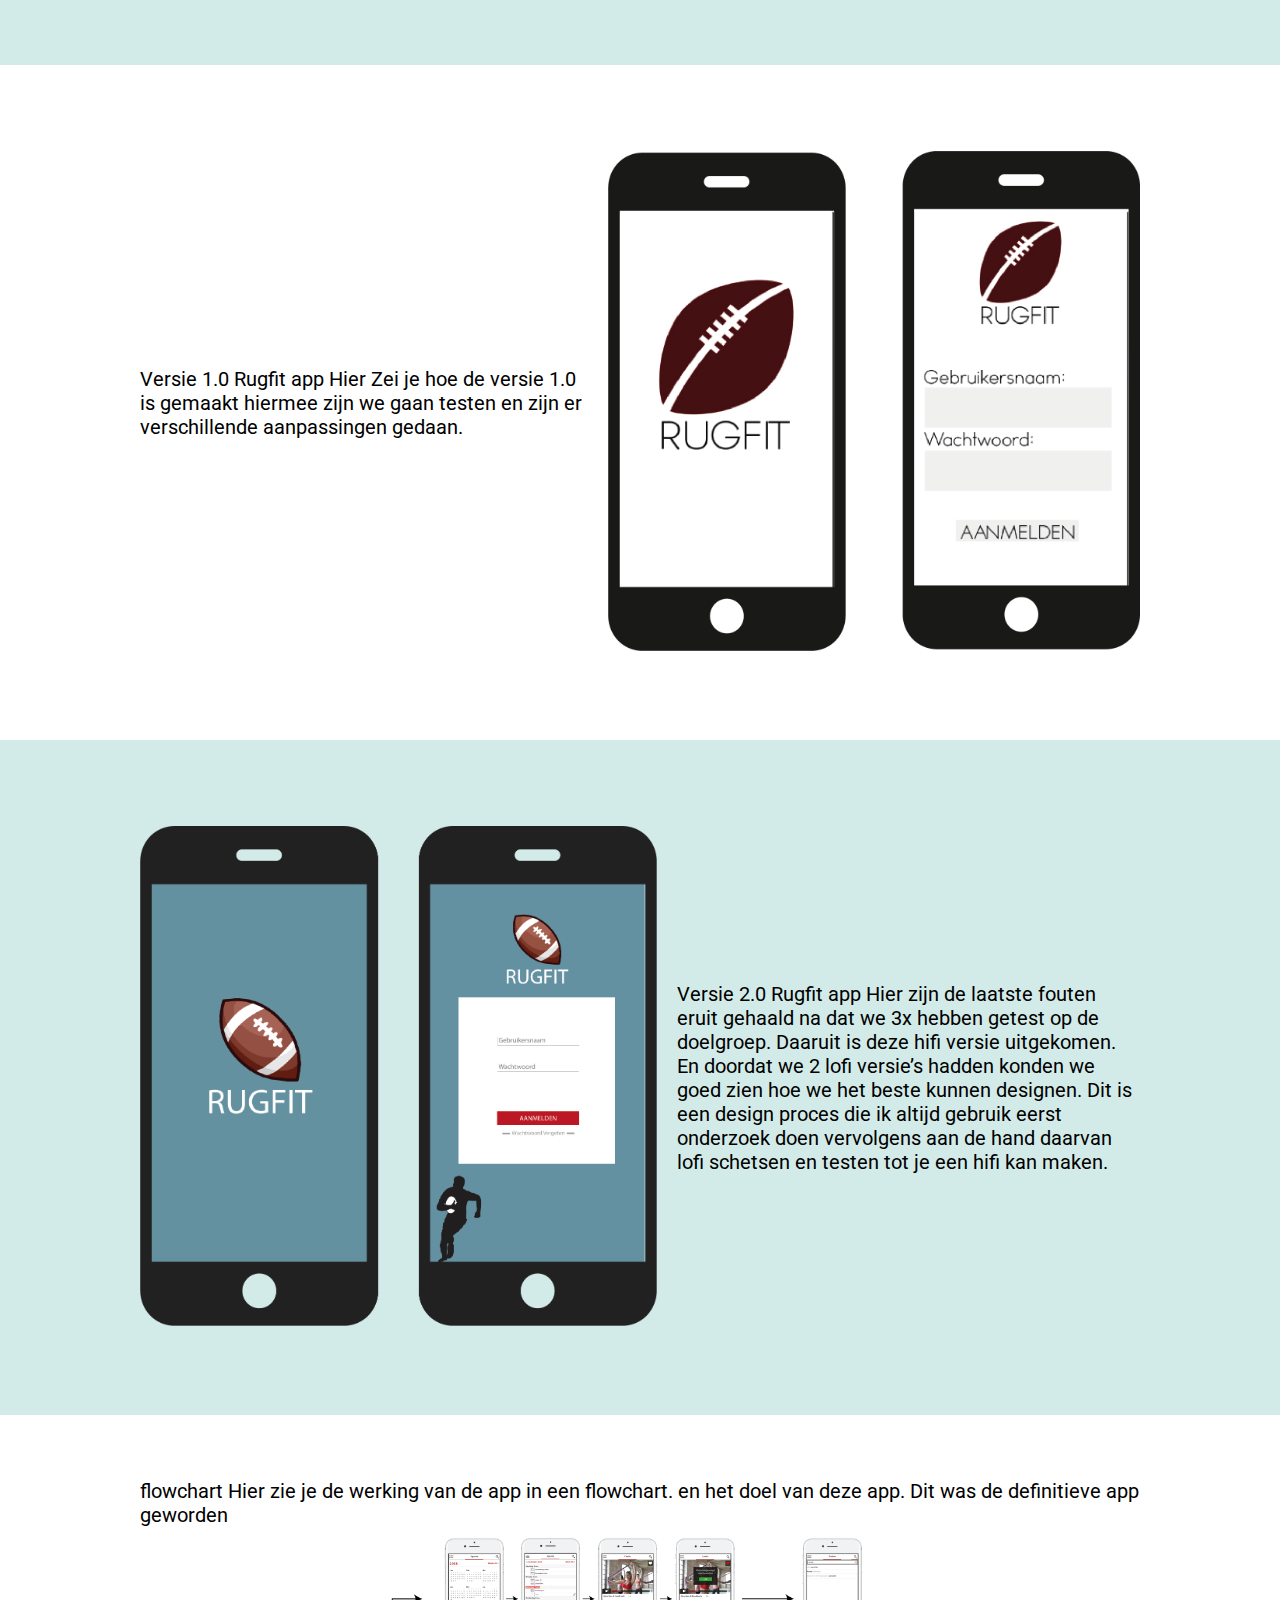
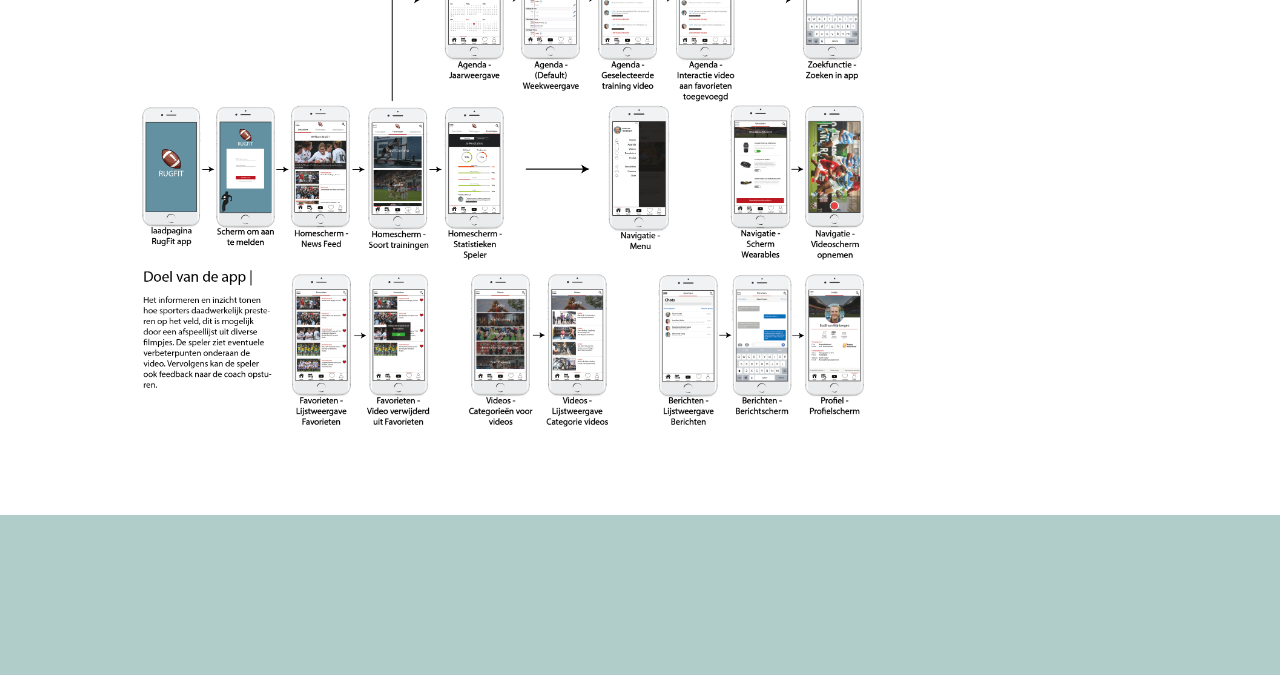
<file: Josefien-matla-portefolio-website-stage2/rugfit.html>
<!DOCTYPE html>
<html lang="nl">
	<head>
		<meta name="viewport" content="width=device-width, initial-scale=1" />
		<meta charset="UTF-8" />
		<title>Josefien Matla - Aqua buddy</title>
		<link rel="stylesheet" href="stylesheet.css" />

		<link
			href="https://fonts.googleapis.com/css?family=Roboto&display=swap"
			rel="stylesheet"
		/>
	</head>

	<body class="project">
		<header>
			<!-- Navigatie -->
			<nav>
				<img
					class="nav-img"
					src="img/logoJM.png"
					alt="Josefien Matla logo"
				/>

				<div id="burgerMenu" tabindex="0">
					Menu
					<svg viewBox="0 0 25 21">
						<rect x="0" y="0" width="25" height="3" />
						<rect x="0" y="9" width="25" height="3" />
						<rect x="0" y="18" width="25" height="3" />
					</svg>
				</div>

				<ul>
					<li><a href="index.html">Home</a></li>
					<li><a href="about.html">About</a></li>
					<li><a href="portfolio.html">Portfolio</a></li>
					<li><a href="contact.html">Contact</a></li>
				</ul>
			</nav>
		</header>

		<main>
			<input type="button" value="<" onClick="history.back()" class="back-button" />

			<section class="header full centreren">
				<div class="kolomTwee">
					<div>
						<h1>RUGFIT</h1>
						<p>
							Rugfit is een app voor rugbyers die graag beter
							willen worden in hun sport en van hun fouten willen
							leren. Deze app bied verschillende functies zoals,
							je traningschema en je coach opmerkingen en je
							voedingschema.
						</p>
					</div>

					<img src="img/Home%20Rugfit%20.png" alt="fles" />
				</div>
			</section>

			<section class="groen large centreren">
				<div class="kolomTwee">
					<div>
						<img
							src="img/Versie%200.9%20rugfit%20app%20.png"
							alt=""
						/>
					</div>

					<div>
						<p>
							Versie 0.9 Rugfit app Hier Zei je hoe de versie 0.9
							is gemaakt hiermee zijn we gaan testen bij de
							doelgroep Hier kwamen de eerste fouten die wij
							hadden gemaakt naar voren kwamen. De flow door de
							app was niet voor iedereen duidelijk.
						</p>
					</div>
				</div>
			</section>

			<section class="large centreren">
				<div class="kolomTwee">
					<div>
						<p>
							Versie 1.0 Rugfit app Hier Zei je hoe de versie 1.0
							is gemaakt hiermee zijn we gaan testen en zijn er
							verschillende aanpassingen gedaan.
						</p>
					</div>

					<div>
						<img src="img/versie%201.0%20rugfit%20.png" alt="" />
					</div>
				</div>
			</section>

			<section class="groen large centreren">
				<div class="kolomTwee">
					<div>
						<img
							src="img/versie%202.0%20rugfit%20app%20.png"
							alt=""
						/>
					</div>

					<div>
						<p>
							Versie 2.0 Rugfit app Hier zijn de laatste fouten
							eruit gehaald na dat we 3x hebben getest op de
							doelgroep. Daaruit is deze hifi versie uitgekomen.
							En doordat we 2 lofi versie’s hadden konden we goed
							zien hoe we het beste kunnen designen. Dit is een
							design proces die ik altijd gebruik eerst onderzoek
							doen vervolgens aan de hand daarvan lofi schetsen en
							testen tot je een hifi kan maken.
						</p>
					</div>
				</div>
			</section>

			<section class="large centreren">
				<div class="kolomEen">
					<p>
						flowchart Hier zie je de werking van de app in een
						flowchart. en het doel van deze app. Dit was de
						definitieve app geworden
					</p>
					<img
						src="img/flowchart%20rugfit%20versie%202.0.png"
						alt=""
					/>
				</div>
			</section>
		</main>

		<footer></footer>

		<!-- hier wordt de javascript gekoppeld-->
		<script src="script.js"></script>
	</body>
</html>
</file>
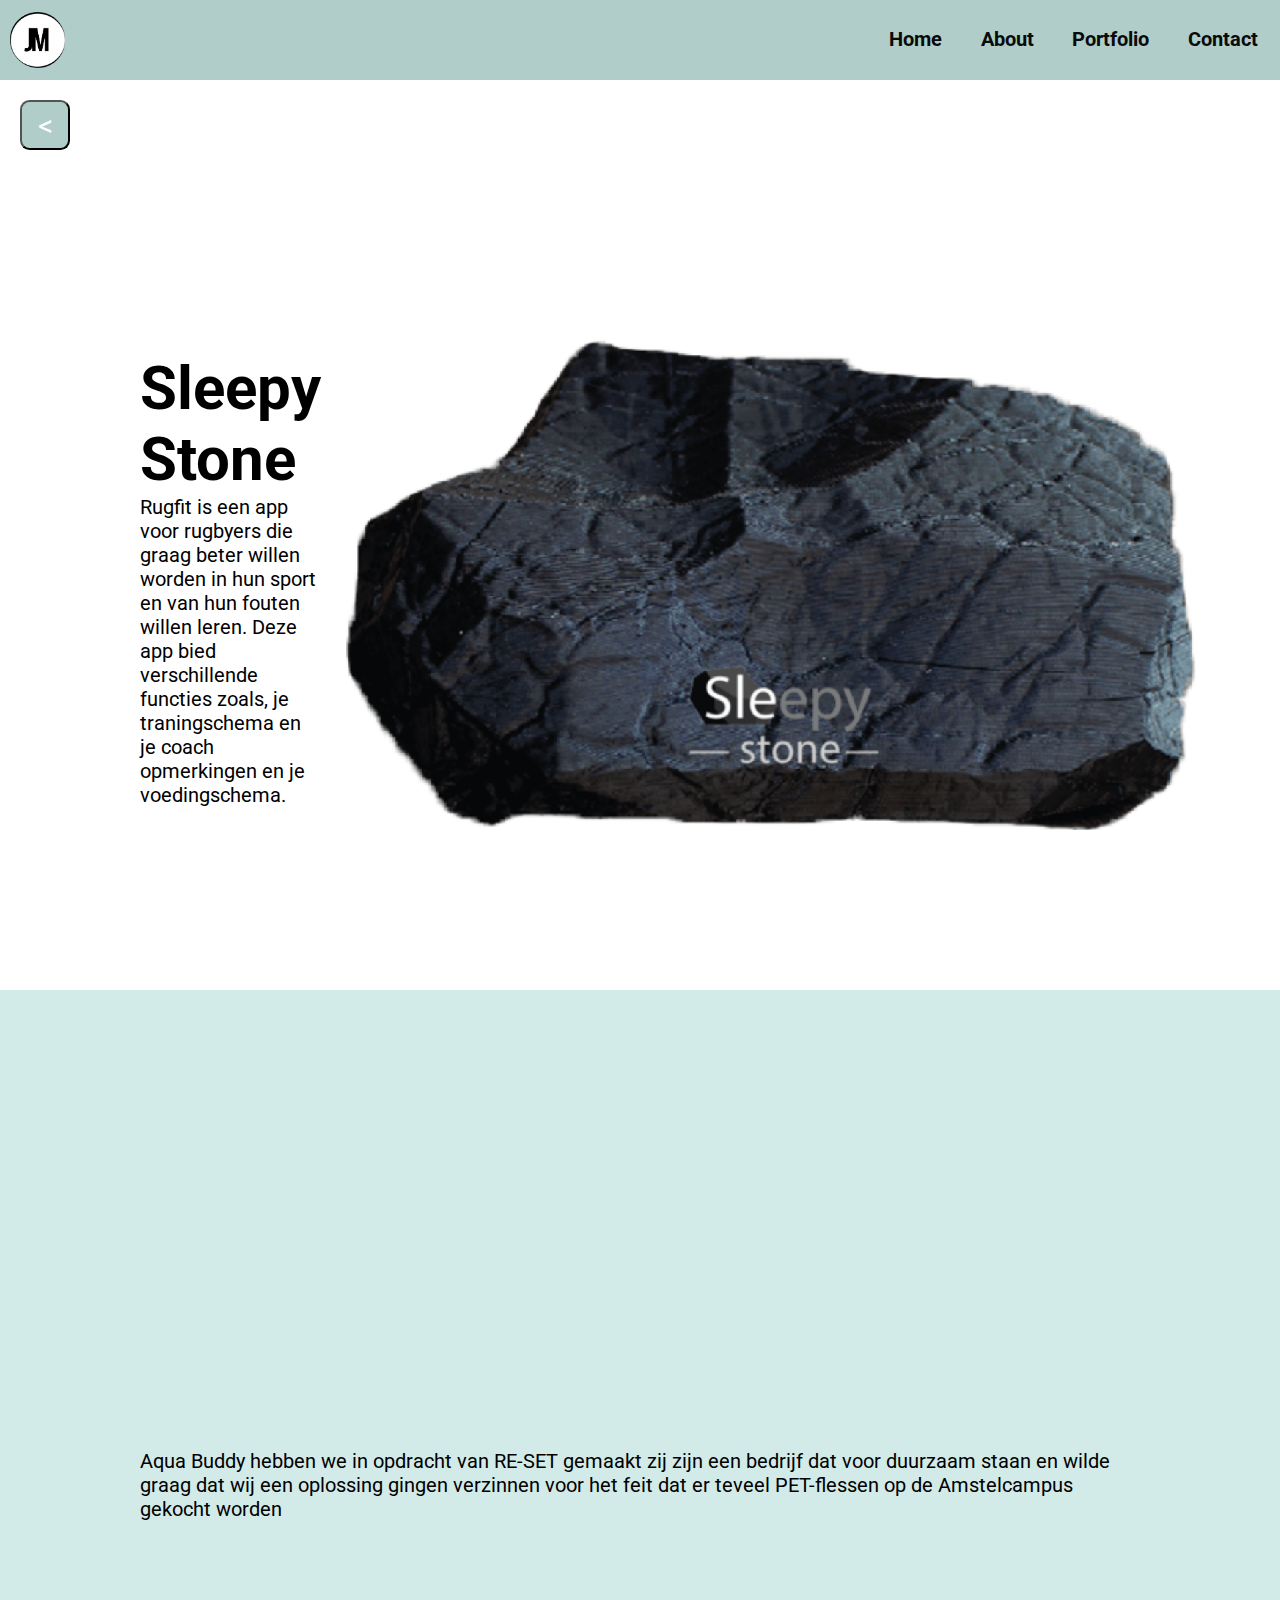
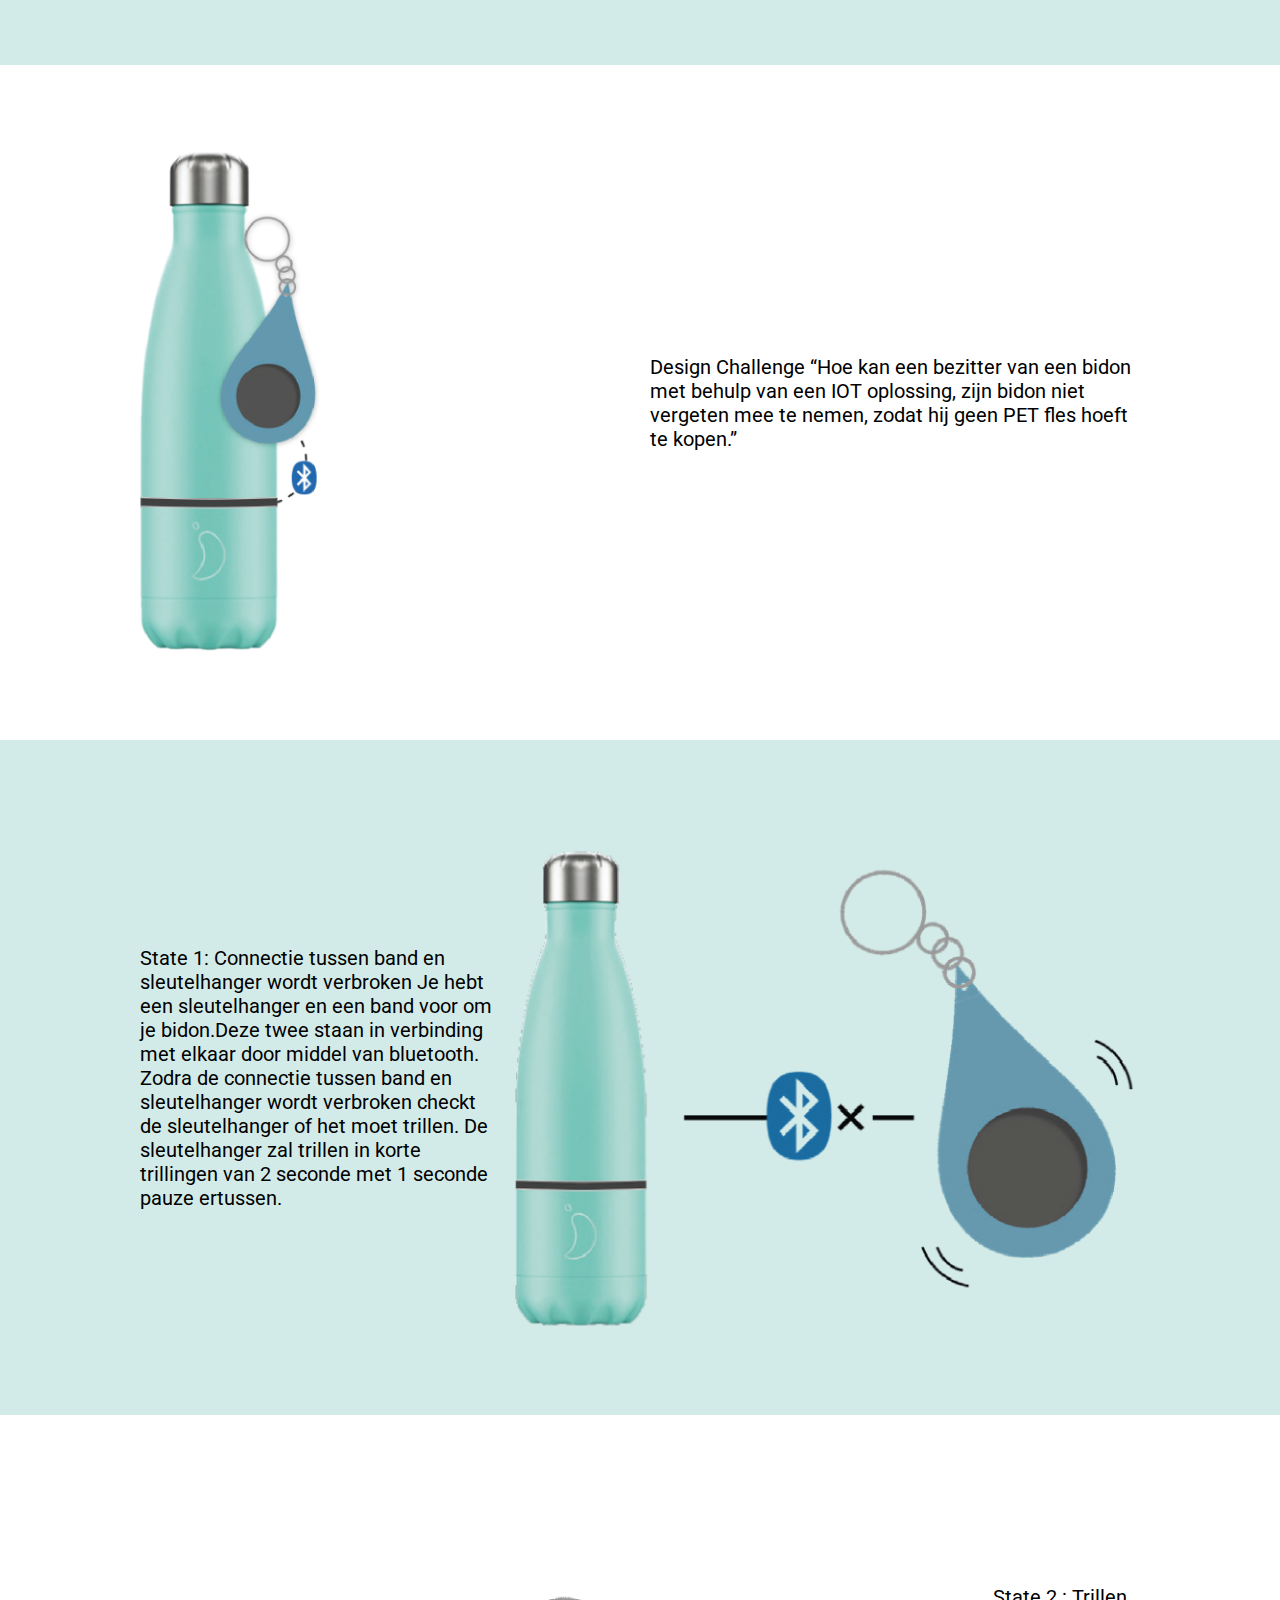
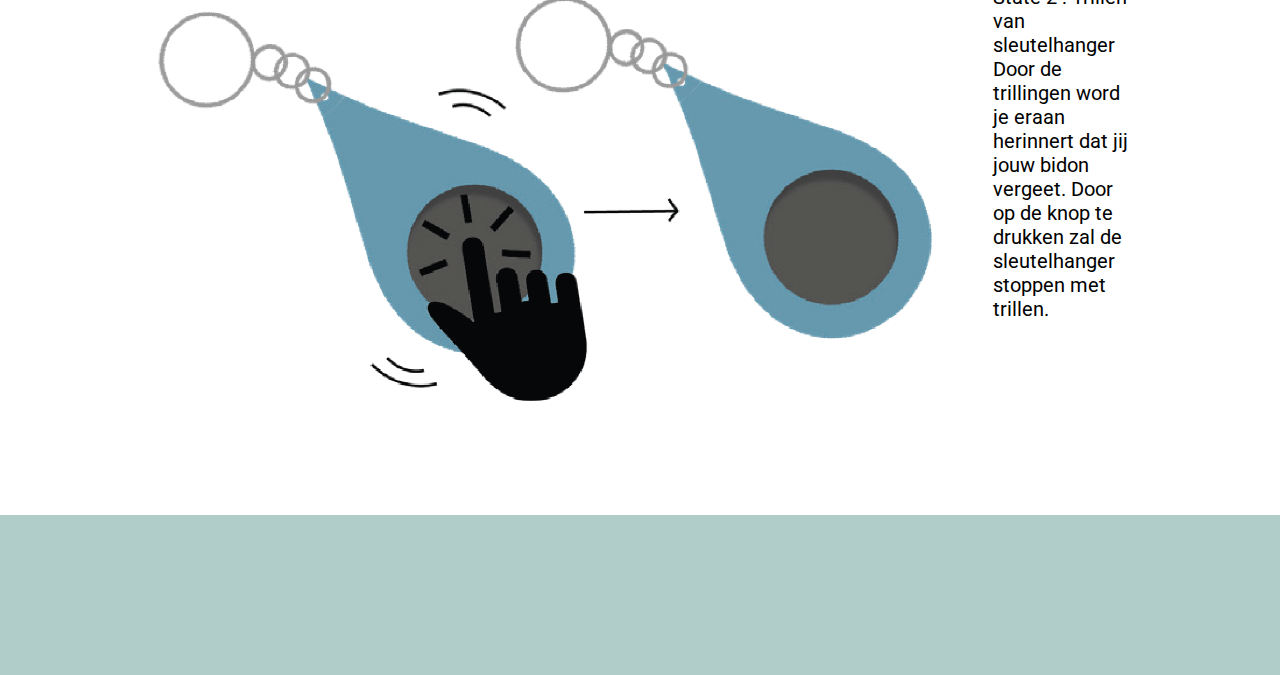
<file: Josefien-matla-portefolio-website-stage2/sleepystone.html>
<!DOCTYPE html>
<html lang="nl">
	<head>
		<meta name="viewport" content="width=device-width, initial-scale=1" />
		<meta charset="UTF-8" />
		<title>Josefien Matla - Sleepy Stone</title>
		<link rel="stylesheet" href="stylesheet.css" />

		<link
			href="https://fonts.googleapis.com/css?family=Roboto&display=swap"
			rel="stylesheet"
		/>
	</head>

	<body class="project">
		<header>
			<!-- Navigatie -->
			<nav>
				<img
					class="nav-img"
					src="img/logoJM.png"
					alt="Josefien Matla logo"
				/>

				<div id="burgerMenu" tabindex="0">
					Menu
					<svg viewBox="0 0 25 21">
						<rect x="0" y="0" width="25" height="3" />
						<rect x="0" y="9" width="25" height="3" />
						<rect x="0" y="18" width="25" height="3" />
					</svg>
				</div>

				<ul>
					<li><a href="index.html">Home</a></li>
					<li><a href="about.html">About</a></li>
					<li><a href="portfolio.html">Portfolio</a></li>
					<li><a href="contact.html">Contact</a></li>
				</ul>
			</nav>
		</header>

		<main>
			<input type="button" value="<" onClick="history.back()" class="back-button" />

			<section class="header full centreren">
				<div class="kolomTwee">
					<div>
						<h1>Sleepy Stone</h1>
						<p>
							Rugfit is een app voor rugbyers die graag beter
							willen worden in hun sport en van hun fouten willen
							leren. Deze app bied verschillende functies zoals,
							je traningschema en je coach opmerkingen en je
							voedingschema.
						</p>
					</div>

					<img src="img/sleepy%20stone%20steen%20.png" alt="fles" />
				</div>
			</section>

			<section class="groen large centreren">
				<div class="kolomEen">
					<iframe
						width="560"
						height="315"
						src="https://www.youtube.com/embed/qoqur6dcJL4"
						frameborder="0"
						allow="accelerometer; autoplay; encrypted-media; gyroscope; picture-in-picture"
						allowfullscreen
					></iframe>

					<div class="headertekst">
						<p>
							Aqua Buddy hebben we in opdracht van RE-SET gemaakt
							zij zijn een bedrijf dat voor duurzaam staan en
							wilde graag dat wij een oplossing gingen verzinnen
							voor het feit dat er teveel PET-flessen op de
							Amstelcampus gekocht worden
						</p>
					</div>
				</div>
			</section>

			<section class="large centreren">
				<div class="kolomTwee">
					<div>
						<img
							src="img/Fles%20en%20sleutelhanger%20+%20bluetooth.png"
							alt=""
						/>
					</div>

					<div>
						<p>
							Design Challenge “Hoe kan een bezitter van een bidon
							met behulp van een IOT oplossing, zijn bidon niet
							vergeten mee te nemen, zodat hij geen PET fles hoeft
							te kopen.”
						</p>
					</div>
				</div>
			</section>

			<section class="groen large centreren">
				<div class="kolomTwee">
					<div>
						<p>
							State 1: Connectie tussen band en sleutelhanger
							wordt verbroken Je hebt een sleutelhanger en een
							band voor om je bidon.Deze twee staan in verbinding
							met elkaar door middel van bluetooth. Zodra de
							connectie tussen band en sleutelhanger wordt
							verbroken checkt de sleutelhanger of het moet
							trillen. De sleutelhanger zal trillen in korte
							trillingen van 2 seconde met 1 seconde pauze
							ertussen.
						</p>
					</div>

					<div>
						<img
							src="img/trillen%20als%20de%20verbinding%20verbreekt.png"
							alt=""
						/>
					</div>
				</div>
			</section>

			<section class="large centreren">
				<div class="kolomTwee">
					<div>
						<img
							src="img/klik%20knop%20voor%20stop%20trilling%20.png"
							alt=""
						/>
					</div>

					<div>
						<p>
							State 2 : Trillen van sleutelhanger Door de
							trillingen word je eraan herinnert dat jij jouw
							bidon vergeet. Door op de knop te drukken zal de
							sleutelhanger stoppen met trillen.
						</p>
					</div>
				</div>
			</section>
		</main>

		<footer></footer>

		<!-- hier wordt de javascript gekoppeld-->
		<script src="script.js"></script>
	</body>
</html>
</file>
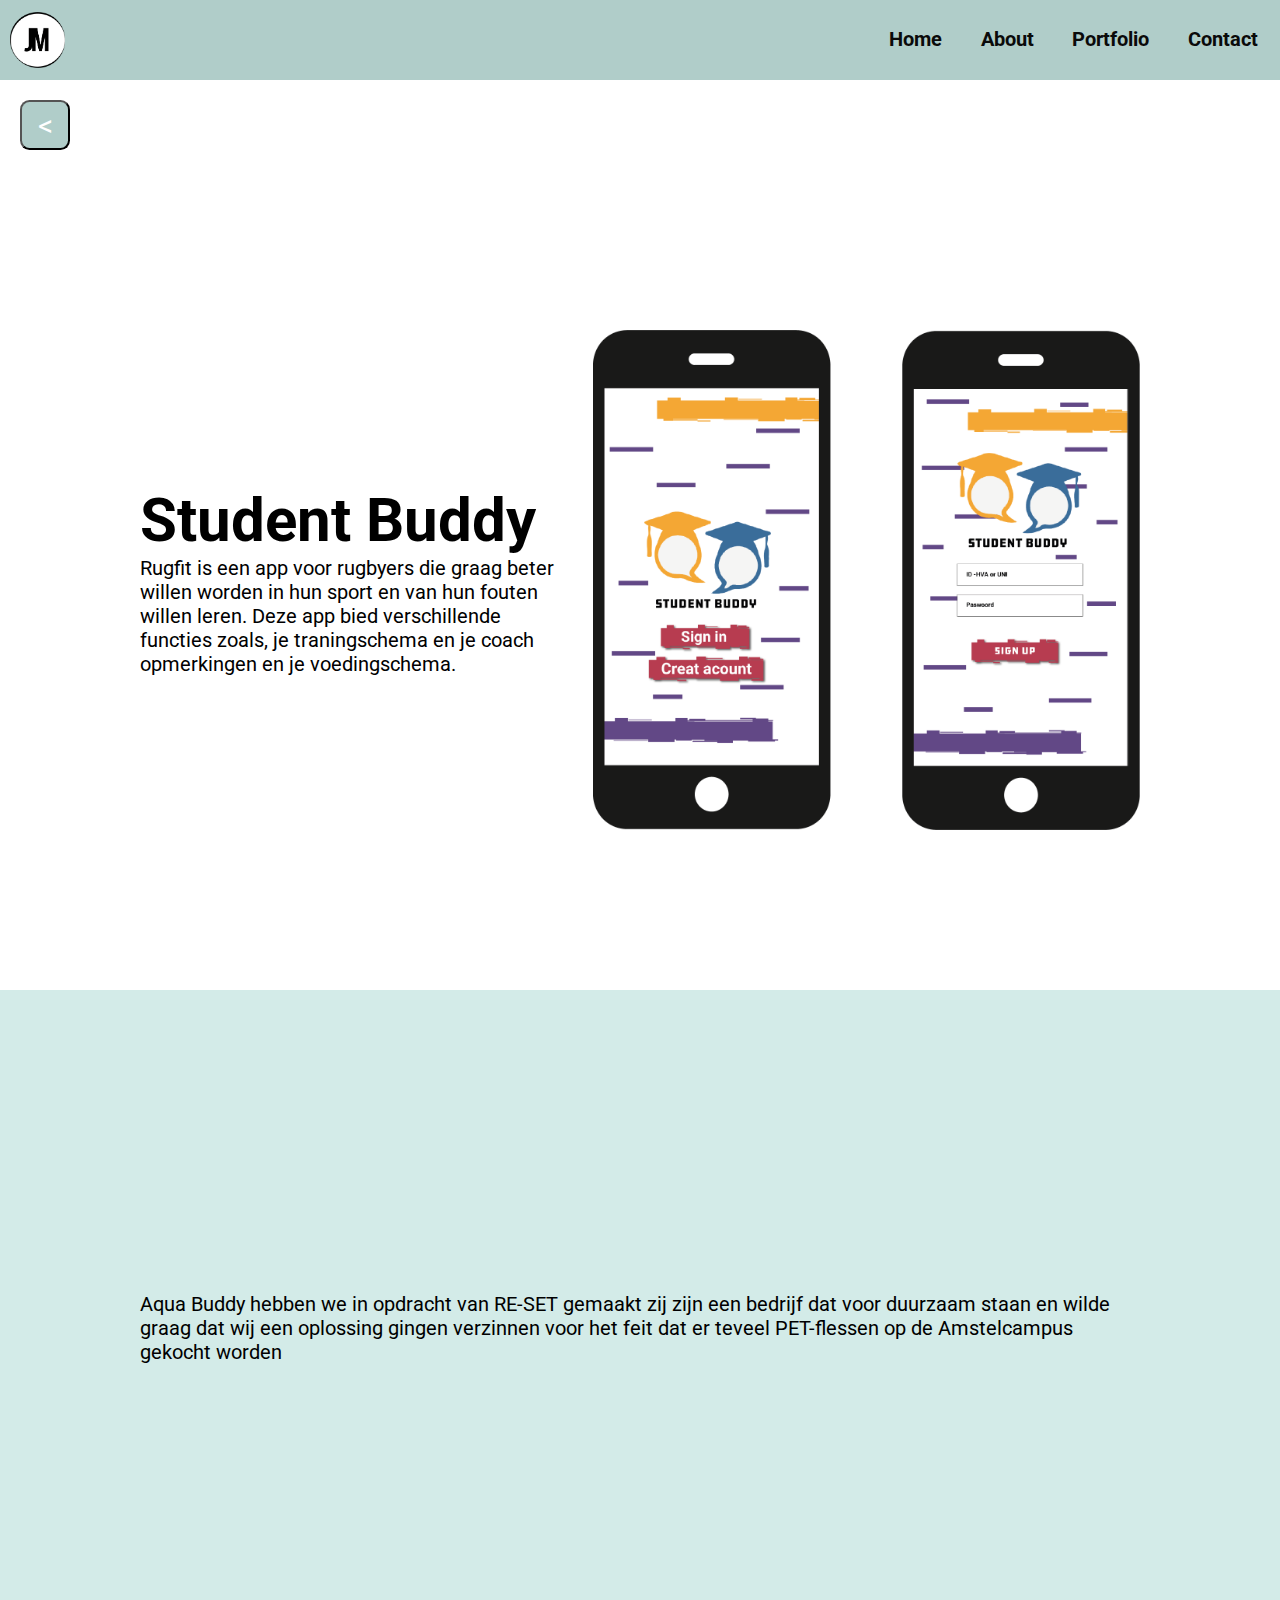
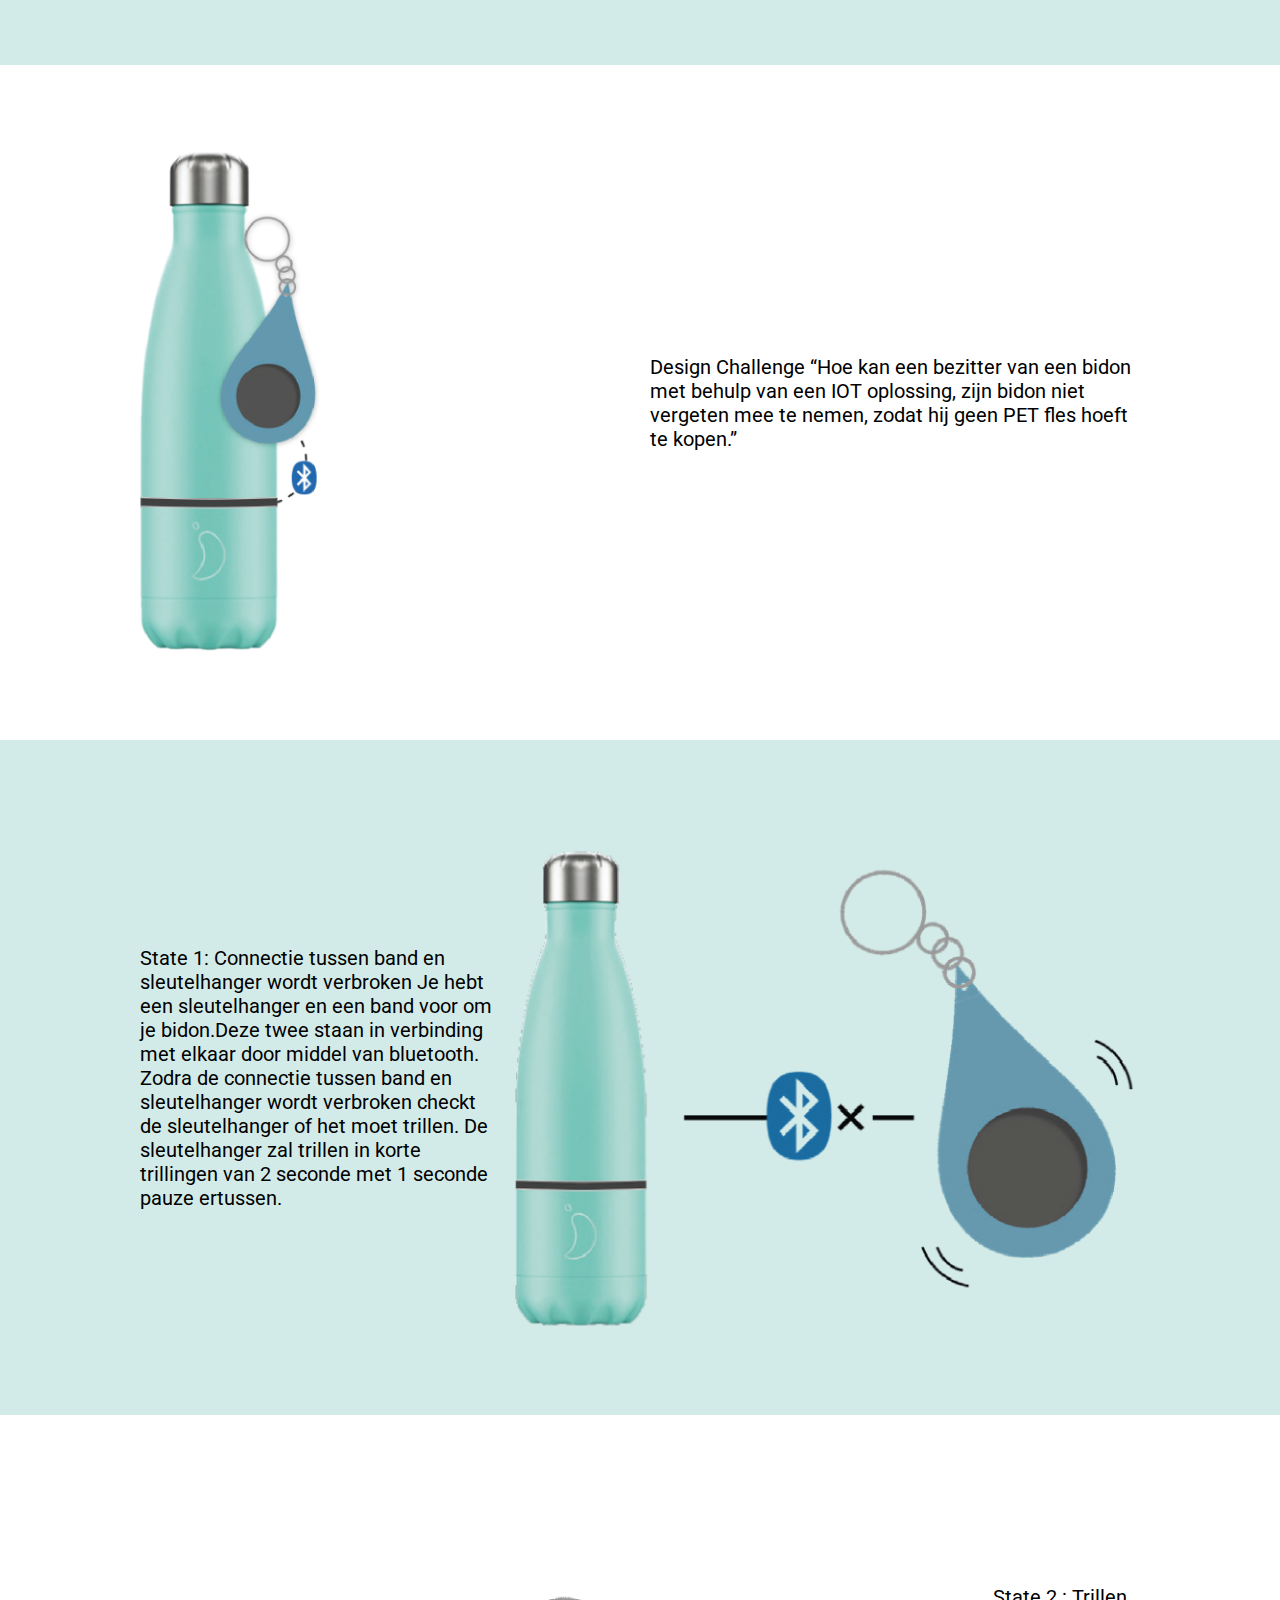
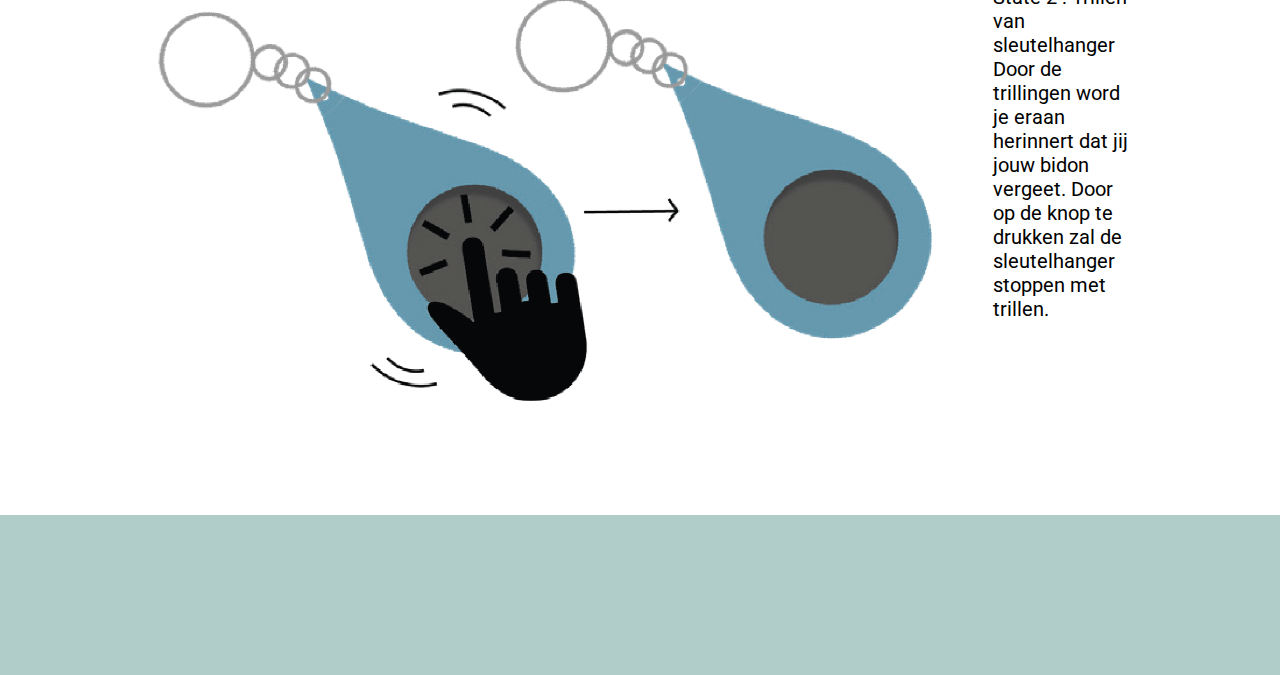
<file: Josefien-matla-portefolio-website-stage2/studentbuddy.html>
<!DOCTYPE html>
<html lang="nl">
	<head>
		<meta name="viewport" content="width=device-width, initial-scale=1" />
		<meta charset="UTF-8" />
		<title>Josefien Matla - Student buddy</title>
		<link rel="stylesheet" href="stylesheet.css" />

		<link
			href="https://fonts.googleapis.com/css?family=Roboto&display=swap"
			rel="stylesheet"
		/>
	</head>

	<body class="project">
		<header>
			<!-- Navigatie -->
			<nav>
				<img
					class="nav-img"
					src="img/logoJM.png"
					alt="Josefien Matla logo"
				/>

				<div id="burgerMenu" tabindex="0">
					Menu
					<svg viewBox="0 0 25 21">
						<rect x="0" y="0" width="25" height="3" />
						<rect x="0" y="9" width="25" height="3" />
						<rect x="0" y="18" width="25" height="3" />
					</svg>
				</div>

				<ul>
					<li><a href="index.html">Home</a></li>
					<li><a href="about.html">About</a></li>
					<li><a href="portfolio.html">Portfolio</a></li>
					<li><a href="contact.html">Contact</a></li>
				</ul>
			</nav>
		</header>

		<main>
			<input type="button" value="<" onClick="history.back()" class="back-button" />

			<section class="header full centreren">
				<div class="kolomTwee">
					<div>
						<h1>Student Buddy</h1>
						<p>
							Rugfit is een app voor rugbyers die graag beter
							willen worden in hun sport en van hun fouten willen
							leren. Deze app bied verschillende functies zoals,
							je traningschema en je coach opmerkingen en je
							voedingschema.
						</p>
					</div>

					<img
						src="img/student%20buddy%20bovenkant%20.png"
						alt="fles"
					/>
				</div>
			</section>

			<section class="groen large centreren">
				<div class="kolomEen">
					<div class="headertekst">
						<p>
							Aqua Buddy hebben we in opdracht van RE-SET gemaakt
							zij zijn een bedrijf dat voor duurzaam staan en
							wilde graag dat wij een oplossing gingen verzinnen
							voor het feit dat er teveel PET-flessen op de
							Amstelcampus gekocht worden
						</p>
					</div>
				</div>
			</section>

			<section class="large centreren">
				<div class="kolomTwee">
					<div>
						<img
							src="img/Fles%20en%20sleutelhanger%20+%20bluetooth.png"
							alt=""
						/>
					</div>

					<div>
						<p>
							Design Challenge “Hoe kan een bezitter van een bidon
							met behulp van een IOT oplossing, zijn bidon niet
							vergeten mee te nemen, zodat hij geen PET fles hoeft
							te kopen.”
						</p>
					</div>
				</div>
			</section>

			<section class="groen large centreren">
				<div class="kolomTwee">
					<div>
						<p>
							State 1: Connectie tussen band en sleutelhanger
							wordt verbroken Je hebt een sleutelhanger en een
							band voor om je bidon.Deze twee staan in verbinding
							met elkaar door middel van bluetooth. Zodra de
							connectie tussen band en sleutelhanger wordt
							verbroken checkt de sleutelhanger of het moet
							trillen. De sleutelhanger zal trillen in korte
							trillingen van 2 seconde met 1 seconde pauze
							ertussen.
						</p>
					</div>

					<div>
						<img
							src="img/trillen%20als%20de%20verbinding%20verbreekt.png"
							alt=""
						/>
					</div>
				</div>
			</section>

			<section class="large centreren">
				<div class="kolomTwee">
					<div>
						<img
							src="img/klik%20knop%20voor%20stop%20trilling%20.png"
							alt=""
						/>
					</div>

					<div>
						<p>
							State 2 : Trillen van sleutelhanger Door de
							trillingen word je eraan herinnert dat jij jouw
							bidon vergeet. Door op de knop te drukken zal de
							sleutelhanger stoppen met trillen.
						</p>
					</div>
				</div>
			</section>
		</main>

		<footer></footer>

		<!-- hier wordt de javascript gekoppeld-->
		<script src="script.js"></script>
	</body>
</html>
</file>
<file: Josefien-matla-portefolio-website-stage2/stylesheet.css>
:root {
	/* kleuren */
	--textCol: #0a0a0a;
	--textCol2: #f0f0f0;
}

* {
	box-sizing: border-box;
	margin: 0;
	padding: 0;
}

body {
	max-width: 100vw;
	font-family: roboto, sans-serif;
	overflow-x: hidden;
}

li {
	list-style: none;
}

a {
	color: black;
	font-family: roboto, sans-serif;
	font-size: 20px;
	text-decoration: none;
}

/* Terug knop */
.back-button {
	background-color: #b0cdc9;
	width: 50px;
	height: 50px;
	font-size: 30px;
	color: white;
	font-family: 'Roboto', sans-serif;
	margin: 20px;
	border-radius: 19%;
}

/*
 * Layout
 */

header {
	z-index: 3;
	position: fixed;
	top: 0;
	background-color: white;
	transition: top 0.3s ease-in-out;
}

nav {
	display: flex;
	z-index: 3;
	flex-direction: row;
	align-items: center;
	justify-content: flex-end;
	width: 100vw;
	max-width: 100vw;
	height: 5rem;
	background-color: #b0cdc9;
}

nav ul {
	display: flex;
	z-index: 3;
	position: absolute;

	top: 5rem;
	right: 0;
	flex-direction: column;
	margin-top: -1px;
	overflow: hidden;
}

nav ul li {
	z-index: 3;
	min-width: 14rem;

	margin-top: -1px;
	padding: 1em 1.4rem 1em 1em;
	transform: translateX(100%);
	background-color: white;
	text-align: right;
	transition: all ease-out 0.3s;
}

nav ul li:last-child {
	padding-bottom: 100vh;
}

nav a {
	color: var(--textCol);
	font-weight: bold;
}

nav a svg {
	fill: var(--textCol);
	width: auto;
	height: 1.2rem;
}

.nav-img {
	z-index: 999;
	width: auto;
	max-width: 30%;
	height: 70%;
	margin-top: 2, 5px;
	margin-left: 10px;
	margin-right: auto;
}

#burgerMenu {
	display: flex;
	flex-direction: row;
	justify-content: center;
	margin-right: 1.2rem;
	color: black;
	font-size: 1rem;
	font-weight: bold;
	cursor: pointer;
}

#burgerMenu svg {
	width: auto;
	height: 1.2rem;
	margin-left: 0.8rem;
}

#burgerMenu rect {
	transition: all 0.25s ease-in-out;
}

/* Mobile navigation */
nav.menuActive ul li {
	transform: translateX(0);
}

nav.menuActive #burgerMenu rect:first-child {
	transform: rotate(45deg) translate(4px, -4px);
	transform-origin: 0 0;
}

nav.menuActive #burgerMenu rect:nth-child(2) {
	opacity: 0;
}

nav.menuActive #burgerMenu rect:last-child {
	transform: rotate(-45deg) translate(4.5px, 2.5px);
	transform-origin: 0 100%;
}

main {
	width: 100%;
	height: auto;
	min-height: 100vh;
	margin-top: 5rem;
	background-color: white;
}

/* Sections */
section.groen {
	background-color: #d3ebe8;
}

section > .kolomEen,
section > .kolomTwee {
	width: 100%;
}

footer {
	width: 100%;
	height: 10rem;
	margin-top: 25px;
	background-color: #b0cdc9;
}

.headertekst {
	display: flex;
	align-items: center;
	font-size: 18px;
}

/*
 * Landing image
 */

.landingImg {
	/* display: grid;
    position: relative;
    grid-template-columns: repeat(2, 1fr);
    grid-template-rows: 1fr; */

	min-height: calc(100vh - 5rem);
	background: linear-gradient(rgba(0, 0, 0, 0.01), rgba(0, 0, 0, 0)),
		url('img/Josefien.%20Matla.png');
	background-position: center bottom;
	background-repeat: no-repeat;
	background-size: auto 93%;
	display: flex;
	flex-direction: column;
	justify-content: center;
	padding: 200px 20px 20px;
}

.landingImg .titel {
	display: flex;
	justify-content: space-between;
}

.landingImg div h1 {
	font-size: 50px;
}

.landingImg .Design {
	font-family: roboto, bold;
	text-align: left;
}

.landingImg .titelcode {
	font-family: roboto, bold;
	text-align: right;
}

/*
 * About
 */

#abouttekst h1 {
	font-size: 80px;
}

#abouttekst p {
	font-size: 20px;
}

.aboutmeall {
	max-width: 1000px;
	width: 100%;
	margin: 0 auto;
	display: grid;
	grid-template-columns: repeat(2, 1fr);
	grid-column-gap: 20px;
}

.aboutmep {
	display: flex;
	align-items: center;
	font-size: 18px;
}

#aboutme {
	background-color: #d3ebe8;
	padding: 20px;
	margin-bottom: 70px;
}

#aboutme img {
	width: 100%;
	height: auto;
}

/*
 * Projecten
 */

.container-projecten {
	background-color: #d3ebe8;
	padding-bottom: 40px;
	margin-bottom: 70px;
}

.container-projecten .mijnwerk {
	padding-top: 40px;
	padding-bottom: 30px;
	font-family: 'Roboto', sans-serif;
	font-size: 30px;
	text-align: center;
}

.projecten {
	grid-gap: 3em;
	display: grid;
	grid-auto-rows: 280px;
	grid-template-columns: repeat(auto-fill, minmax(250px, 1fr));
	max-width: 1400px;
	margin: auto;
	padding: 10px;
}

.projecten article {
	box-sizing: border-box;
	position: relative;
	margin-top: 20px;
	padding: 5px;
	border: 0px, 20px, 20px, 0px;
	border: 2px #707070;
	background-color: #ededed;
	box-shadow: 1px 1px 3px 1px rgba(0, 0, 0, 0.2);
}

.projecten article img {
	width: 100%;
	height: 70%;
	object-fit: cover;
}

.projecten article h1 {
	margin-top: 0.5em;
	margin-right: 0.5em;
	margin-left: 0.5em;
	font-size: 20px;
}

.projecten article p {
	margin-top: 0.2em;
	margin-right: 0.6em;
	margin-left: 0.6em;
	color: #908989;
	font-size: 17px;
}

.projecten article:hover {
	background: #d3e0de;
}

/* project */
.project section {
	padding: 20px;
}

.project section.full {
	min-height: calc(100vh - 5rem);
}

.project section.full h1 {
	font-size: 60px;
}

.project section.large {
	min-height: 75vh;
}

.project section.medium {
	min-height: 50vh;
}

.project section.small {
	min-height: 25vh;
}

.project section img {
	width: 100%;
	height: auto;
}

.project section p {
	font-size: 20px;
}

.project .headertekst {
	font-size: 20px;
}

/*
 * Contact
 */

.contact {
	text-align: center;
}

.contact main {
	padding: 20px;
}

.contact-form {
	display: block;
	width: 100%;
	margin: 0 auto;
}

.contact-form input[type='text'] {
	margin-top: 30px;
}

.contact-form input[type='text'],
.contact-form input[type='email'] {
	width: 100%;
	height: 45px;
	margin-bottom: 30px;
	padding-left: 20px;
	border: 1px solid #ccc;
	border-radius: 10px;
	font-size: 16px;
}

.contact-form textarea#message {
	width: 100%;
	height: 180px;
	padding: 20px;
	border: 1px solid #ccc;
	border-radius: 10px;
	font-size: 16px;
}

.add-btn.contact-btn {
	display: inline-block;
	margin-top: 30px;
	padding: 20px;
	border: 4px solid #3f7a6f;
	border-radius: 6px;
	background: #3f7a6f;
	color: #fff;
	font-size: 16px;
	text-transform: uppercase;
}

.add-btn.contact-btn:hover {
	border: 4px solid #2a564f;
	background: #2a564f;
}

/*
 * Responsive
 */

/* Mobiel */
@media screen and (max-width: 480px) {
	.landingImg div p {
		display: none;
	}
}

/* Tablet */
@media screen and (min-width: 481px) {
	.landingImg div p {
		font-size: 25px;
	}

	.landingImg .titel > div {
		max-width: 25%;
	}

	.landingImg .titel {
		max-width: 1200px;
		margin: 0 auto;
	}

	.titelcode {
		font-family: roboto, bold;
		text-align: right;
		background-color: white;
	}

	.landingImg .titel > div {
		padding: 20px;
	}

	/* Sections */
	section.centreren {
		display: flex;
		align-items: center;
	}

	section.centreren .kolomEen,
	section.centreren .kolomTwee {
		align-items: center;
	}

	section > .kolomEen,
	section > .kolomTwee {
		max-width: 1000px;
		margin: 0 auto;
		display: grid;
	}

	section > .kolomEen {
		grid-template-columns: 1fr;
	}

	section > .kolomTwee {
		grid-template-columns: repeat(2, 1fr);
		grid-column-gap: 20px;
	}

	/* About */
	.about .landingImg {
		background-position: right -275px bottom;
		padding-top: 20px;
	}

	.about .titel {
		max-width: 1000px;
		margin: 0 auto;
		width: 100%;
	}

	/* Projecten */
	.project section img {
		height: 500px;
		width: auto;
	}

	/* Contact */
	.contact-form {
		width: 75%;
	}
}

/* Desktop */
@media screen and (min-width: 64rem) {
	#burgerMenu {
		display: none;
	}

	nav ul {
		position: relative;
		top: 0;
		right: 0;
		flex-direction: row;
	}

	nav ul li {
		width: auto;
		min-width: inherit;
		transform: translateX(0);
		background-color: none;

		background-color: #b0cdc9;
	}

	nav ul li:last-child {
		padding-bottom: 0;
	}

	/* Contact */
	.contact-form {
		width: 50%;
	}
}
</file>
